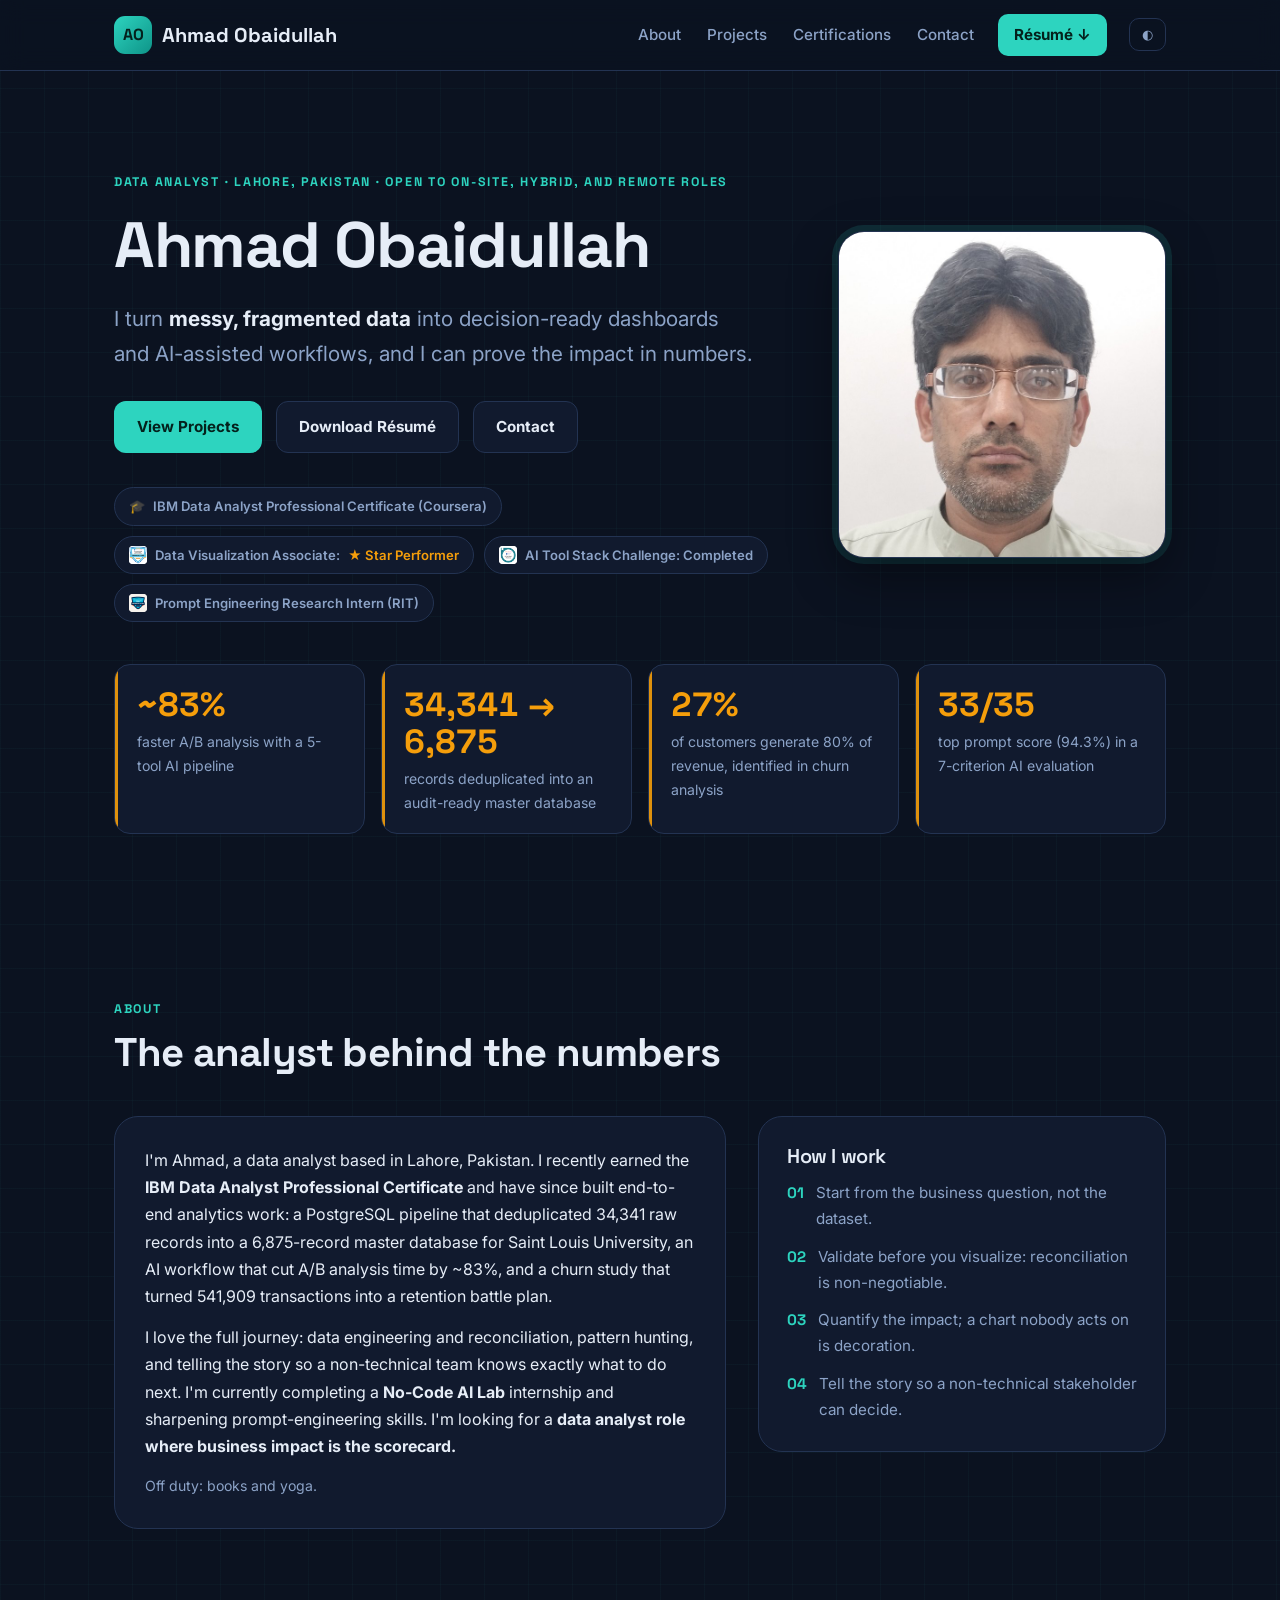
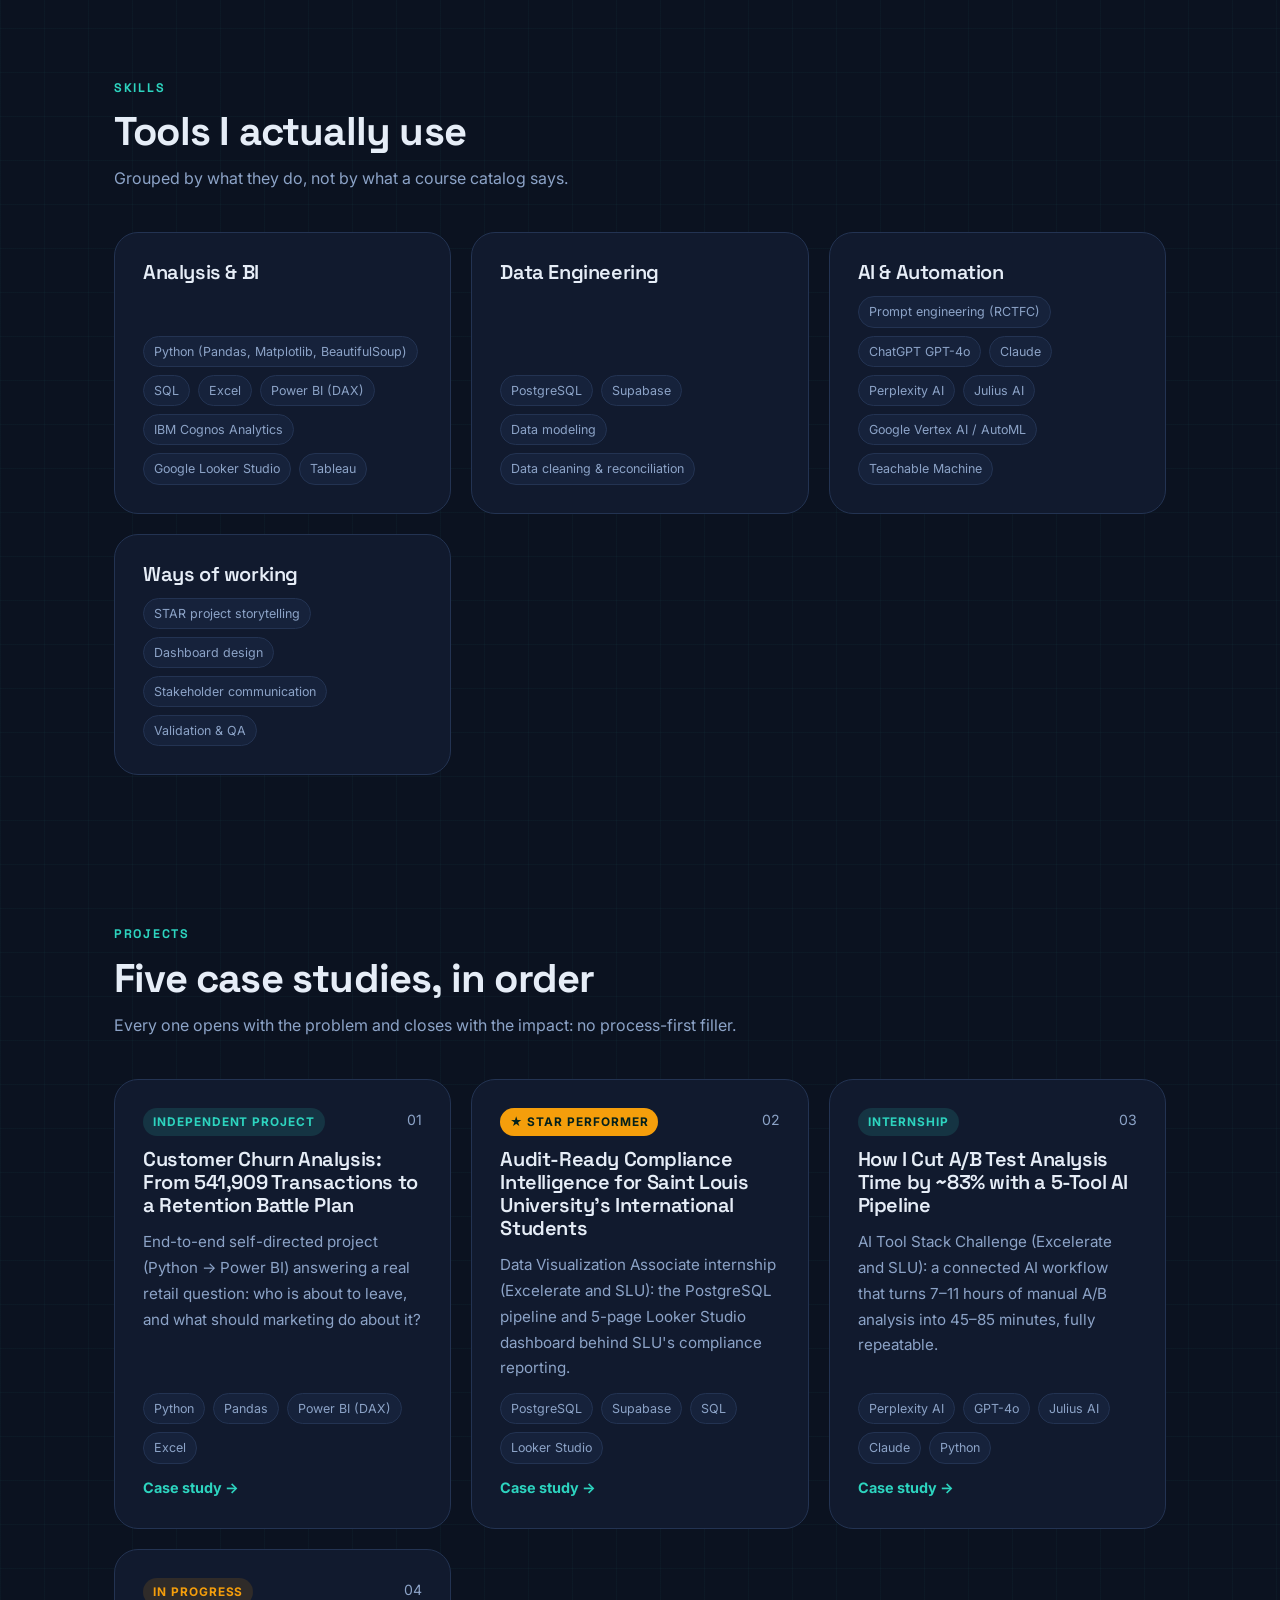
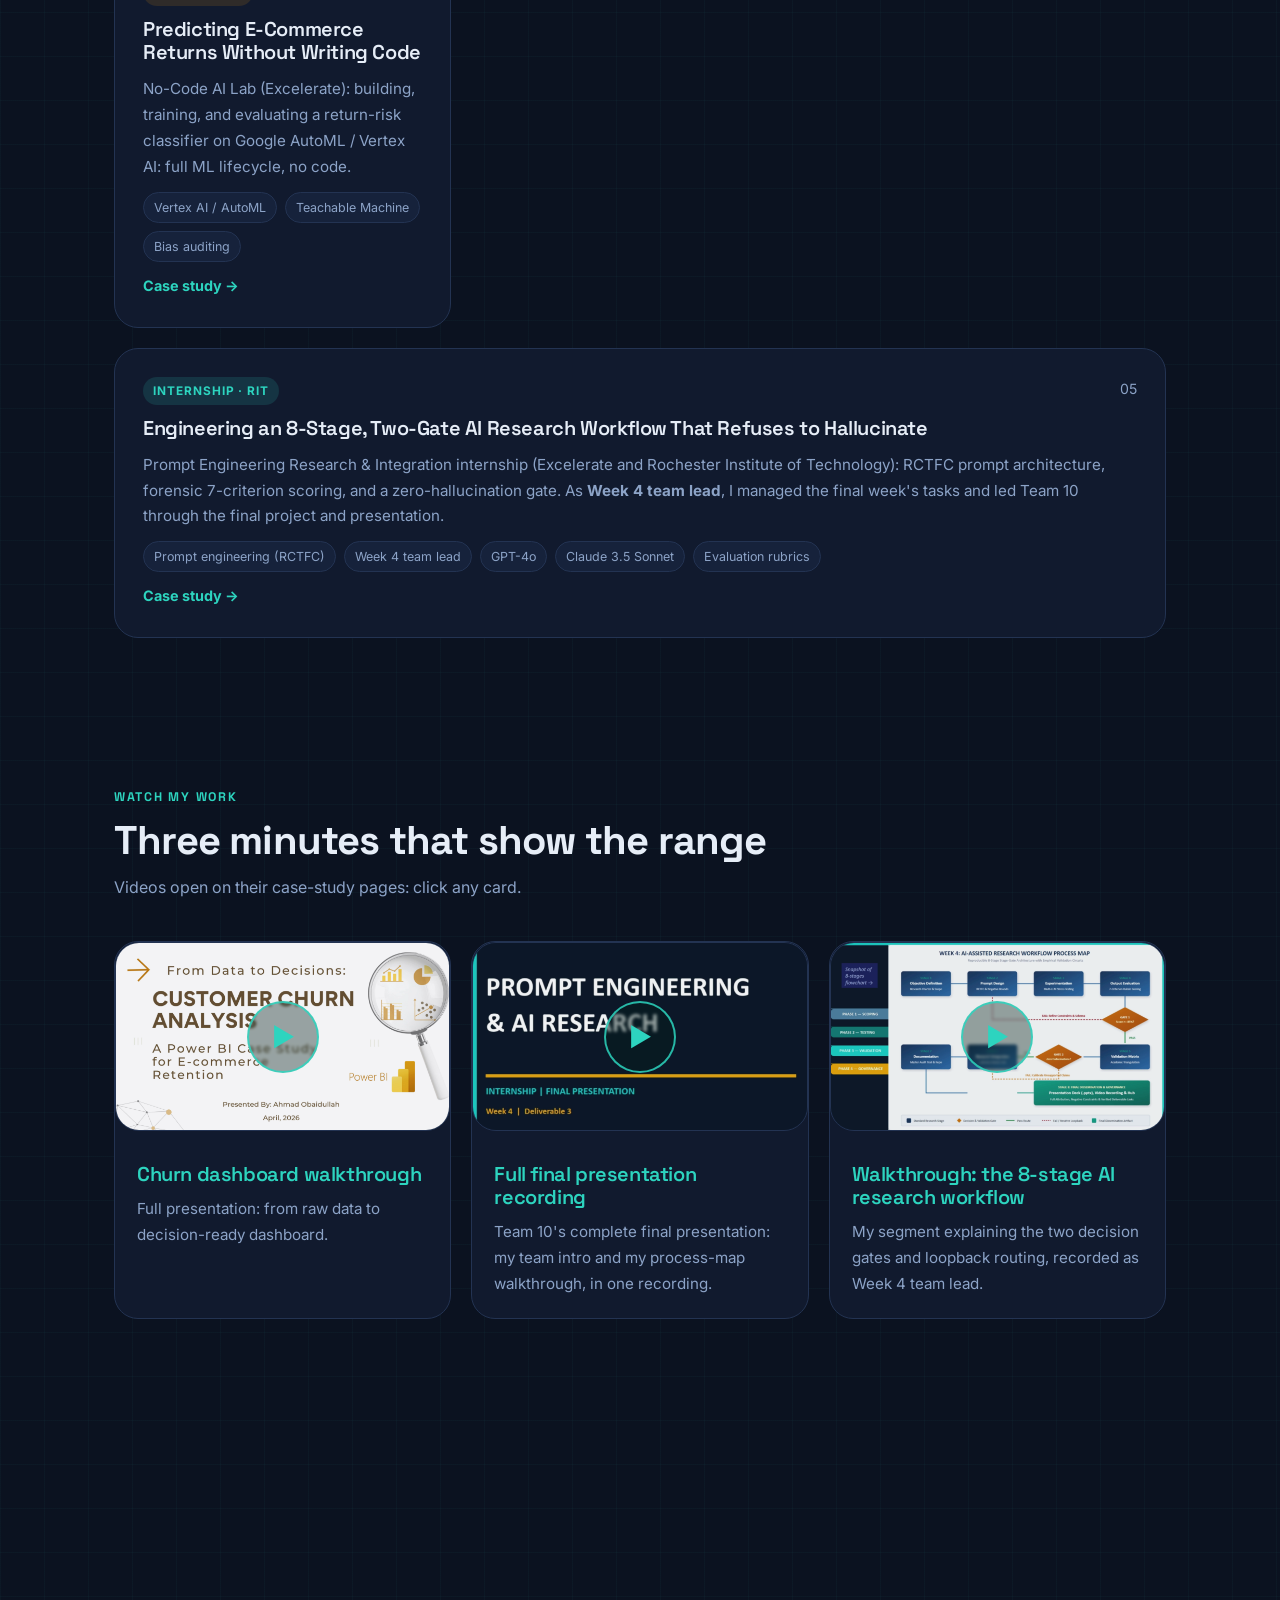
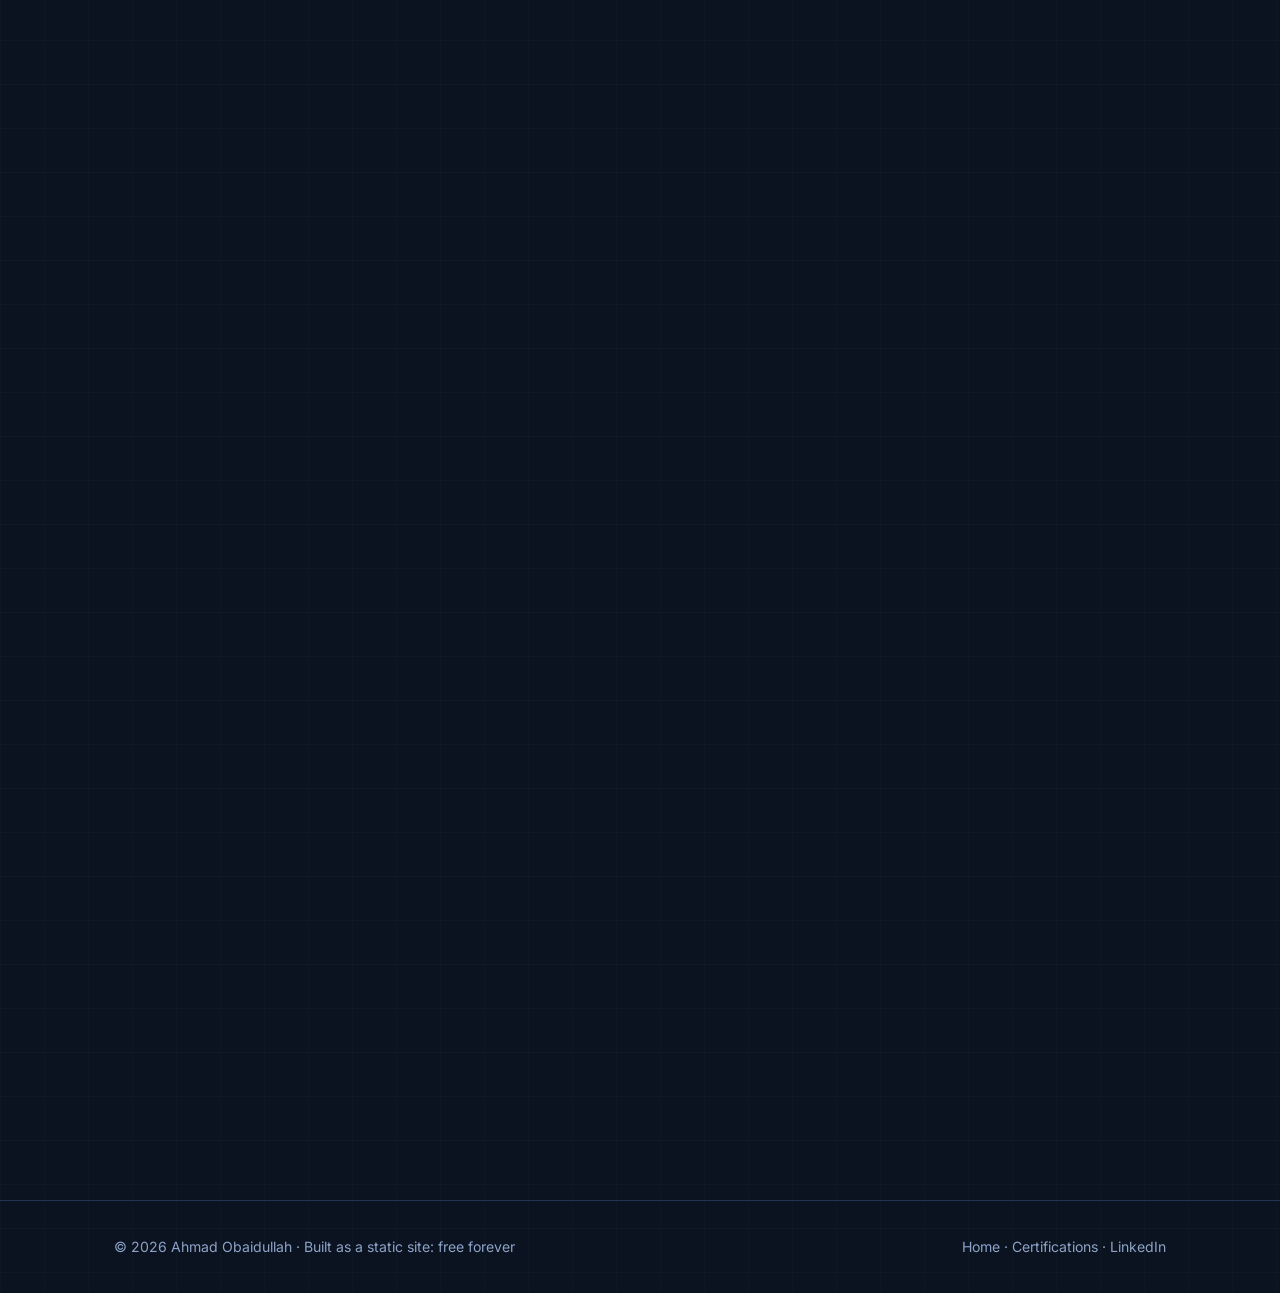
<file: index.html>
<!DOCTYPE html>
<html lang="en">
<head>
  <meta charset="UTF-8" />
  <meta name="viewport" content="width=device-width, initial-scale=1.0" />
  <title>Ahmad Obaidullah | Data Analyst Portfolio</title>
  <meta name="description" content="Portfolio of Ahmad Obaidullah, data analyst: churn analysis, audit-ready compliance pipelines, AI workflows, no-code ML and prompt engineering, with measurable business impact." />
  <meta property="og:title" content="Ahmad Obaidullah | Data Analyst Portfolio" />
  <meta property="og:description" content="I turn messy, fragmented data into decision-ready dashboards and AI-assisted workflows, and I can prove the impact in numbers. 83% faster analysis · 34,341 → 6,875 records reconciled · 27% of customers = 80% of revenue." />
  <meta property="og:type" content="website" />
  <meta property="og:image" content="assets/img/churn-video-poster.png" />
  <link rel="preconnect" href="https://fonts.googleapis.com" />
  <link rel="preconnect" href="https://fonts.gstatic.com" crossorigin />
  <link href="https://fonts.googleapis.com/css2?family=Inter:wght@400;500;600;700&family=Space+Grotesk:wght@500;600;700&display=swap" rel="stylesheet" />
  <link rel="stylesheet" href="assets/css/style.css" />
  <link rel="icon" href="data:image/svg+xml,%3Csvg xmlns='http://www.w3.org/2000/svg' viewBox='0 0 64 64'%3E%3Crect width='64' height='64' rx='14' fill='%232DD4BF'/%3E%3Ctext x='32' y='42' font-family='Arial' font-size='26' font-weight='bold' text-anchor='middle' fill='%2304211C'%3EAO%3C/text%3E%3C/svg%3E" />
  <script type="application/ld+json">
  {
    "@context": "https://schema.org",
    "@type": "Person",
    "name": "Ahmad Obaidullah",
    "jobTitle": "Data Analyst",
    "email": "mailto:ahmad.obaidullah6622@gmail.com",
    "telephone": "+92 321 7762037",
    "address": { "@type": "PostalAddress", "addressLocality": "Lahore", "addressCountry": "PK" },
    "sameAs": [
      "https://www.linkedin.com/in/ahmad-obaidullah-a5a9391bb",
      "https://x.com/AhmedObydullah7"
    ],
    "hasCredential": "IBM Data Analyst Professional Certificate (Coursera)"
  }
  </script>
</head>
<body>
  <a class="skip-link" href="#main">Skip to content</a>

  <header class="nav">
    <div class="nav-inner">
      <a class="logo" href="index.html"><span class="logo-mark">AO</span> Ahmad Obaidullah</a>
      <button class="nav-toggle" data-nav-toggle aria-label="Toggle navigation">☰</button>
      <nav class="nav-links" data-nav-links aria-label="Main">
        <a href="#about">About</a>
        <a href="#projects">Projects</a>
        <a href="certifications/index.html">Certifications</a>
        <a href="#contact">Contact</a>
        <a href="assets/docs/Ahmad_Obaidullah_Resume.pdf" class="nav-cta" target="_blank" rel="noopener">Résumé ↓</a>
        <button class="theme-btn" data-theme-toggle aria-label="Toggle light mode">◐</button>
      </nav>
    </div>
  </header>

  <main id="main">

    <!-- HERO -->
    <section class="hero">
      <div class="wrap hero-grid">
        <div class="hero-text">
          <span class="kicker reveal">Data Analyst · Lahore, Pakistan · Open to on-site, hybrid, and remote roles</span>
          <h1 class="reveal">Ahmad Obaidullah</h1>
          <p class="hero-sub reveal reveal-d1">
            I turn <strong>messy, fragmented data</strong> into decision-ready dashboards and
            AI-assisted workflows, and I can prove the impact in numbers.
          </p>
          <div class="btn-row reveal reveal-d2">
            <a class="btn btn-primary" href="#projects">View Projects</a>
            <a class="btn btn-ghost" href="assets/docs/Ahmad_Obaidullah_Resume.pdf" target="_blank" rel="noopener">Download Résumé</a>
            <a class="btn btn-ghost" href="#contact">Contact</a>
          </div>
          <div class="badge-strip reveal reveal-d3">
            <span class="pill"><span>🎓</span> IBM Data Analyst Professional Certificate (Coursera)</span>
            <span class="pill"><img src="assets/img/badge-slu-star-performer.png" alt="" /> Data Visualization Associate: <span class="star">★ Star Performer</span></span>
            <span class="pill"><img src="assets/img/badge-ai-tool-stack.png" alt="" /> AI Tool Stack Challenge: Completed</span>
            <span class="pill"><img src="assets/img/badge-prompt-engineering.png" alt="" /> Prompt Engineering Research Intern (RIT)</span>
          </div>
        </div>
        <aside class="hero-photo reveal reveal-d2">
          <img src="assets/img/profile.jpg" alt="Portrait of Ahmad Obaidullah" width="720" height="720" />
        </aside>
      </div>
      <div class="wrap">
        <div class="stat-strip">
          <div class="stat reveal"><div class="num" data-count="83" data-prefix="~" data-suffix="%">0%</div><div class="lbl">faster A/B analysis with a 5-tool AI pipeline</div></div>
          <div class="stat reveal reveal-d1"><div class="num">34,341 → 6,875</div><div class="lbl">records deduplicated into an audit-ready master database</div></div>
          <div class="stat reveal reveal-d2"><div class="num" data-count="27" data-suffix="%">0%</div><div class="lbl">of customers generate 80% of revenue, identified in churn analysis</div></div>
          <div class="stat reveal reveal-d3"><div class="num" data-count="33" data-suffix="/35">0</div><div class="lbl">top prompt score (94.3%) in a 7-criterion AI evaluation</div></div>
        </div>
      </div>
    </section>

    <!-- ABOUT -->
    <section class="section" id="about">
      <div class="wrap">
        <div class="section-head reveal">
          <span class="kicker">About</span>
          <h2>The analyst behind the numbers</h2>
        </div>
        <div class="about-grid">
          <div class="about-card reveal">
            <p>I'm Ahmad, a data analyst based in Lahore, Pakistan. I recently earned the <strong>IBM Data Analyst Professional Certificate</strong> and have since built end-to-end analytics work: a PostgreSQL pipeline that deduplicated 34,341 raw records into a 6,875-record master database for Saint Louis University, an AI workflow that cut A/B analysis time by ~83%, and a churn study that turned 541,909 transactions into a retention battle plan.</p>
            <p>I love the full journey: data engineering and reconciliation, pattern hunting, and telling the story so a non-technical team knows exactly what to do next. I'm currently completing a <strong>No-Code AI Lab</strong> internship and sharpening prompt-engineering skills. I'm looking for a <strong>data analyst role where business impact is the scorecard.</strong></p>
            <p class="muted small">Off duty: books and yoga.</p>
          </div>
          <div class="card reveal reveal-d1">
            <h3>How I work</h3>
            <ul class="fact-list">
              <li><span class="ico">01</span><span>Start from the business question, not the dataset.</span></li>
              <li><span class="ico">02</span><span>Validate before you visualize: reconciliation is non-negotiable.</span></li>
              <li><span class="ico">03</span><span>Quantify the impact; a chart nobody acts on is decoration.</span></li>
              <li><span class="ico">04</span><span>Tell the story so a non-technical stakeholder can decide.</span></li>
            </ul>
          </div>
        </div>
      </div>
    </section>

    <!-- SKILLS -->
    <section class="section-tight">
      <div class="wrap">
        <div class="section-head reveal">
          <span class="kicker">Skills</span>
          <h2>Tools I actually use</h2>
          <p>Grouped by what they do, not by what a course catalog says.</p>
        </div>
        <div class="grid grid-2">
          <div class="card reveal"><h3>Analysis &amp; BI</h3><div class="chips"><span class="chip">Python (Pandas, Matplotlib, BeautifulSoup)</span><span class="chip">SQL</span><span class="chip">Excel</span><span class="chip">Power BI (DAX)</span><span class="chip">IBM Cognos Analytics</span><span class="chip">Google Looker Studio</span><span class="chip">Tableau</span></div></div>
          <div class="card reveal reveal-d1"><h3>Data Engineering</h3><div class="chips"><span class="chip">PostgreSQL</span><span class="chip">Supabase</span><span class="chip">Data modeling</span><span class="chip">Data cleaning &amp; reconciliation</span></div></div>
          <div class="card reveal"><h3>AI &amp; Automation</h3><div class="chips"><span class="chip">Prompt engineering (RCTFC)</span><span class="chip">ChatGPT GPT-4o</span><span class="chip">Claude</span><span class="chip">Perplexity AI</span><span class="chip">Julius AI</span><span class="chip">Google Vertex AI / AutoML</span><span class="chip">Teachable Machine</span></div></div>
          <div class="card reveal reveal-d1"><h3>Ways of working</h3><div class="chips"><span class="chip">STAR project storytelling</span><span class="chip">Dashboard design</span><span class="chip">Stakeholder communication</span><span class="chip">Validation &amp; QA</span></div></div>
        </div>
      </div>
    </section>

    <!-- PROJECTS -->
    <section class="section" id="projects">
      <div class="wrap">
        <div class="section-head reveal">
          <span class="kicker">Projects</span>
          <h2>Five case studies, in order</h2>
          <p>Every one opens with the problem and closes with the impact: no process-first filler.</p>
        </div>
        <div class="grid grid-2">

          <article class="card reveal">
            <div class="card-top"><span class="tag">Independent project</span><span class="muted small">01</span></div>
            <h3><a href="projects/churn-analysis/index.html">Customer Churn Analysis: From 541,909 Transactions to a Retention Battle Plan</a></h3>
            <p>End-to-end self-directed project (Python → Power BI) answering a real retail question: who is about to leave, and what should marketing do about it?</p>
            <div class="chips"><span class="chip">Python</span><span class="chip">Pandas</span><span class="chip">Power BI (DAX)</span><span class="chip">Excel</span></div>
            <a class="case-link" href="projects/churn-analysis/index.html">Case study →</a>
          </article>

          <article class="card reveal reveal-d1">
            <div class="card-top"><span class="tag win">★ Star Performer</span><span class="muted small">02</span></div>
            <h3><a href="projects/slu-compliance/index.html">Audit-Ready Compliance Intelligence for Saint Louis University's International Students</a></h3>
            <p>Data Visualization Associate internship (Excelerate and SLU): the PostgreSQL pipeline and 5-page Looker Studio dashboard behind SLU's compliance reporting.</p>
            <div class="chips"><span class="chip">PostgreSQL</span><span class="chip">Supabase</span><span class="chip">SQL</span><span class="chip">Looker Studio</span></div>
            <a class="case-link" href="projects/slu-compliance/index.html">Case study →</a>
          </article>

          <article class="card reveal">
            <div class="card-top"><span class="tag">Internship</span><span class="muted small">03</span></div>
            <h3><a href="projects/ai-tool-stack/index.html">How I Cut A/B Test Analysis Time by ~83% with a 5-Tool AI Pipeline</a></h3>
            <p>AI Tool Stack Challenge (Excelerate and SLU): a connected AI workflow that turns 7–11 hours of manual A/B analysis into 45–85 minutes, fully repeatable.</p>
            <div class="chips"><span class="chip">Perplexity AI</span><span class="chip">GPT-4o</span><span class="chip">Julius AI</span><span class="chip">Claude</span><span class="chip">Python</span></div>
            <a class="case-link" href="projects/ai-tool-stack/index.html">Case study →</a>
          </article>

          <article class="card reveal reveal-d1">
            <div class="card-top"><span class="tag inprogress">In progress</span><span class="muted small">04</span></div>
            <h3><a href="projects/no-code-ai-lab/index.html">Predicting E-Commerce Returns Without Writing Code</a></h3>
            <p>No-Code AI Lab (Excelerate): building, training, and evaluating a return-risk classifier on Google AutoML / Vertex AI: full ML lifecycle, no code.</p>
            <div class="chips"><span class="chip">Vertex AI / AutoML</span><span class="chip">Teachable Machine</span><span class="chip">Bias auditing</span></div>
            <a class="case-link" href="projects/no-code-ai-lab/index.html">Case study →</a>
          </article>

          <article class="card reveal" style="grid-column: 1 / -1;">
            <div class="card-top"><span class="tag">Internship · RIT</span><span class="muted small">05</span></div>
            <h3><a href="projects/prompt-engineering/index.html">Engineering an 8-Stage, Two-Gate AI Research Workflow That Refuses to Hallucinate</a></h3>
            <p>Prompt Engineering Research &amp; Integration internship (Excelerate and Rochester Institute of Technology): RCTFC prompt architecture, forensic 7-criterion scoring, and a zero-hallucination gate. As <strong>Week 4 team lead</strong>, I managed the final week's tasks and led Team 10 through the final project and presentation.</p>
            <div class="chips"><span class="chip">Prompt engineering (RCTFC)</span><span class="chip">Week 4 team lead</span><span class="chip">GPT-4o</span><span class="chip">Claude 3.5 Sonnet</span><span class="chip">Evaluation rubrics</span></div>
            <a class="case-link" href="projects/prompt-engineering/index.html">Case study →</a>
          </article>

        </div>
      </div>
    </section>

    <!-- WATCH MY WORK -->
    <section class="section-tight">
      <div class="wrap">
        <div class="section-head reveal">
          <span class="kicker">Watch my work</span>
          <h2>Three minutes that show the range</h2>
          <p>Videos open on their case-study pages: click any card.</p>
        </div>
        <div class="grid grid-3">
          <a class="card watch-card reveal" href="projects/churn-analysis/index.html">
            <div class="video-facade" style="cursor: pointer;">
              <img src="assets/img/churn-video-poster.png" alt="Churn dashboard walkthrough video thumbnail" />
              <span class="play-btn">▶</span>
            </div>
            <div class="vc-body"><h3>Churn dashboard walkthrough</h3><p class="muted small">Full presentation: from raw data to decision-ready dashboard.</p></div>
          </a>
          <a class="card watch-card reveal reveal-d1" href="projects/prompt-engineering/index.html">
            <div class="video-facade" style="cursor: pointer;">
              <img src="assets/img/pe-final-presentation-thumb.png" alt="Prompt Engineering final presentation video thumbnail" />
              <span class="play-btn">▶</span>
            </div>
            <div class="vc-body"><h3>Full final presentation recording</h3><p class="muted small">Team 10's complete final presentation: my team intro and my process-map walkthrough, in one recording.</p></div>
          </a>
          <a class="card watch-card reveal reveal-d2" href="projects/prompt-engineering/index.html">
            <div class="video-facade" style="cursor: pointer;">
              <img src="assets/img/pe-process-map-thumb.png" alt="AI-Assisted Research Workflow Process Map video thumbnail" />
              <span class="play-btn">▶</span>
            </div>
            <div class="vc-body"><h3>Walkthrough: the 8-stage AI research workflow</h3><p class="muted small">My segment explaining the two decision gates and loopback routing, recorded as Week 4 team lead.</p></div>
          </a>
        </div>
      </div>
    </section>

    <!-- CERTIFICATIONS -->
    <section class="section-tight">
      <div class="wrap">
        <div class="section-head reveal">
          <span class="kicker">Certifications &amp; badges</span>
          <h2>Credentials you can verify in one click</h2>
        </div>
        <div class="grid grid-3">
          <div class="badge-card badge-featured reveal">
            <img src="assets/img/coursera-ibm-logo.png" alt="Coursera Professional Certificate seal for the IBM Data Analyst program" />
            <span class="tag">Featured</span>
            <h3>IBM Data Analyst Professional Certificate</h3>
            <p class="muted small">11-course professional certificate: analytics foundations, Excel, Cognos, Python, SQL, capstone.</p>
            <div class="btn-row">
              <a class="btn btn-ghost btn-sm" href="https://coursera.org/verify/professional-cert/IW4XUKBP9WA4" target="_blank" rel="noopener">Verify</a>
              <a class="btn btn-ghost btn-sm" href="certifications/index.html">All 11 courses →</a>
            </div>
          </div>
          <div class="badge-card reveal reveal-d1">
            <img src="assets/img/badge-slu-star-performer.png" alt="" />
            <h3>Data Visualization Associate: Star Performer</h3>
            <p class="date">Saint Louis University · Awarded 15 Jun 2026</p>
            <a class="btn btn-ghost btn-sm" href="https://experience.4excelerate.org/verifications/certificate/b04080c0b01020e0-0a00010b0-0406090e0-190f3151G-16Hc1e99A807Df17G6TaZ60e6/Obaidullah" target="_blank" rel="noopener">Verify credential</a>
          </div>
          <div class="badge-card reveal reveal-d2">
            <img src="assets/img/badge-ai-tool-stack.png" alt="" />
            <h3>AI Tool Stack Challenge: Completed</h3>
            <p class="date">Saint Louis University · Awarded 25 Jun 2026</p>
            <a class="btn btn-ghost btn-sm" href="https://experience.4excelerate.org/verifications/certificate/b04080c0b01020e0-0a00010b0-0406090e0-190fK1C1Y-T6EcGe59C8N7VfB7Z69a46Se9/Obaidullah" target="_blank" rel="noopener">Verify credential</a>
          </div>
          <div class="badge-card reveal">
            <img src="assets/img/badge-prompt-engineering.png" alt="" />
            <h3>Prompt Engineering Research &amp; Integration: Completed</h3>
            <p class="date">Rochester Institute of Technology · Awarded 8 Oct 2026</p>
            <a class="btn btn-ghost btn-sm" href="https://experience.4excelerate.org/verifications/certificate/b04080c0b01020e0-0a00010b0-0406090e0-190fK1214-Q6KcAe69K8M74fW7Z6BaZ63eE/Obaidullah" target="_blank" rel="noopener">Verify credential</a>
          </div>
        </div>
      </div>
    </section>

    <!-- CONTACT -->
    <section class="section" id="contact">
      <div class="wrap">
        <div class="section-head reveal">
          <span class="kicker">Contact</span>
          <h2>Let's talk about your data problem</h2>
          <p>Open to data analyst and AI-augmented analytics roles: on-site, hybrid, or remote.</p>
        </div>
        <div class="contact-grid">
          <div class="contact-item reveal"><span class="lbl">Email</span><span class="val">ahmad.obaidullah6622@gmail.com</span><div class="btn-row mt-8"><button class="btn btn-ghost btn-sm" data-copy="ahmad.obaidullah6622@gmail.com">Copy email</button></div></div>
          <div class="contact-item reveal reveal-d1"><span class="lbl">LinkedIn</span><span class="val">Ahmad Obaidullah</span><a href="https://www.linkedin.com/in/ahmad-obaidullah-a5a9391bb" target="_blank" rel="noopener">Open profile →</a></div>
          <div class="contact-item reveal reveal-d2"><span class="lbl">X (Twitter)</span><span class="val">@AhmedObydullah7</span><a href="https://x.com/AhmedObydullah7" target="_blank" rel="noopener">Open profile →</a></div>
          <div class="contact-item reveal reveal-d3"><span class="lbl">Phone / Location</span><span class="val">+92 321 7762037</span><span class="muted small">Lahore, Pakistan</span></div>
        </div>
      </div>
    </section>

  </main>

  <footer class="footer">
    <div class="wrap footer-inner">
      <span>© <span data-year>2026</span> Ahmad Obaidullah · Built as a static site: free forever</span>
      <span><a href="index.html">Home</a> · <a href="certifications/index.html">Certifications</a> · <a href="https://www.linkedin.com/in/ahmad-obaidullah-a5a9391bb" target="_blank" rel="noopener">LinkedIn</a></span>
    </div>
  </footer>

  <script src="assets/js/main.js"></script>
</body>
</html>
</file>
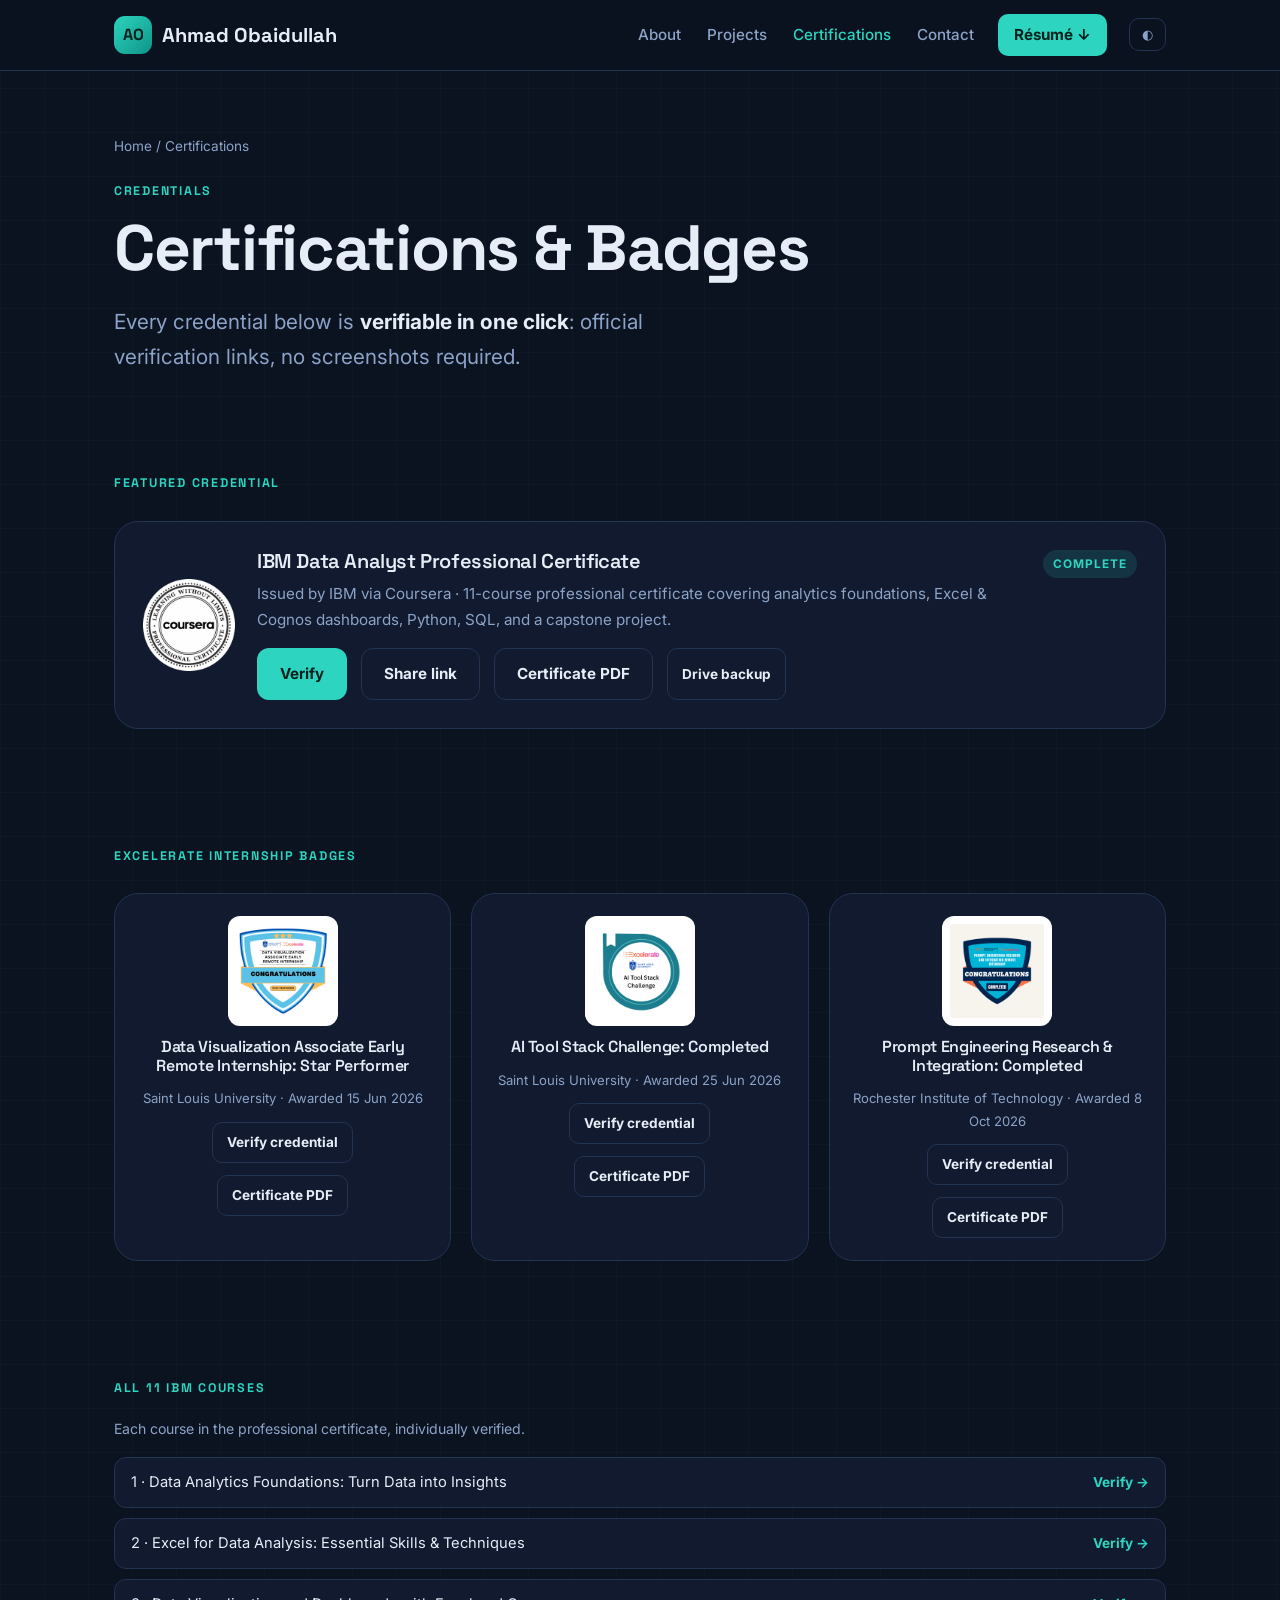
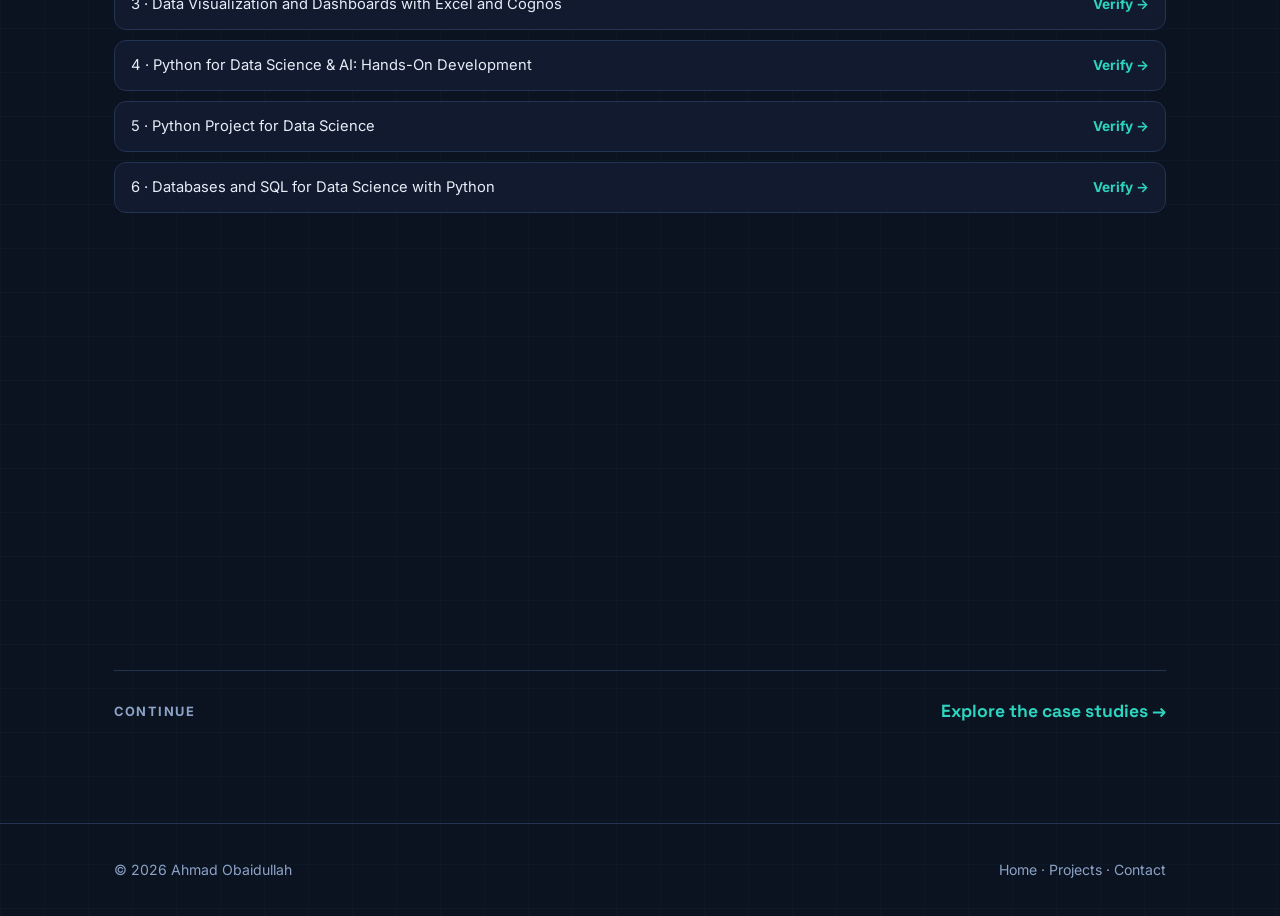
<file: certifications/index.html>
<!DOCTYPE html>
<html lang="en">
<head>
  <meta charset="UTF-8" />
  <meta name="viewport" content="width=device-width, initial-scale=1.0" />
  <title>Certifications &amp; Badges | Ahmad Obaidullah, Data Analyst</title>
  <meta name="description" content="Verified credentials: IBM Data Analyst Professional Certificate (complete + all 11 courses), Excelerate internships with Saint Louis University and Rochester Institute of Technology." />
  <meta property="og:title" content="Certifications & Badges | Ahmad Obaidullah" />
  <meta property="og:image" content="../assets/img/badge-slu-star-performer.png" />
  <link rel="preconnect" href="https://fonts.googleapis.com" />
  <link rel="preconnect" href="https://fonts.gstatic.com" crossorigin />
  <link href="https://fonts.googleapis.com/css2?family=Inter:wght@400;500;600;700&family=Space+Grotesk:wght@500;600;700&display=swap" rel="stylesheet" />
  <link rel="stylesheet" href="../assets/css/style.css" />
</head>
<body>
  <a class="skip-link" href="#main">Skip to content</a>

  <header class="nav">
    <div class="nav-inner">
      <a class="logo" href="../index.html"><span class="logo-mark">AO</span> Ahmad Obaidullah</a>
      <button class="nav-toggle" data-nav-toggle aria-label="Toggle navigation">☰</button>
      <nav class="nav-links" data-nav-links aria-label="Main">
        <a href="../index.html#about">About</a>
        <a href="../index.html#projects">Projects</a>
        <a href="index.html" class="active">Certifications</a>
        <a href="../index.html#contact">Contact</a>
        <a href="../assets/docs/Ahmad_Obaidullah_Resume.pdf" class="nav-cta" target="_blank" rel="noopener">Résumé ↓</a>
        <button class="theme-btn" data-theme-toggle aria-label="Toggle light mode">◐</button>
      </nav>
    </div>
  </header>

  <main id="main">
    <section class="page-hero">
      <div class="wrap">
        <p class="crumbs"><a href="../index.html">Home</a> / Certifications</p>
        <span class="kicker">Credentials</span>
        <h1>Certifications &amp; Badges</h1>
        <p class="hero-sub">Every credential below is <strong>verifiable in one click</strong>: official verification links, no screenshots required.</p>
      </div>
    </section>

    <section class="section-tight">
      <div class="wrap">
        <span class="kicker">Featured credential</span>
        <div class="card mt-16 reveal cert-featured">
          <img class="cert-seal" src="../assets/img/coursera-ibm-logo.png" alt="Coursera Professional Certificate seal for the IBM Data Analyst program" />
          <div class="cert-featured-body">
          <div class="card-top">
            <div>
              <h3>IBM Data Analyst Professional Certificate</h3>
              <p class="muted small mt-8">Issued by IBM via Coursera · 11-course professional certificate covering analytics foundations, Excel &amp; Cognos dashboards, Python, SQL, and a capstone project.</p>
            </div>
            <span class="tag">Complete</span>
          </div>
          <div class="btn-row mt-16">
            <a class="btn btn-primary" href="https://coursera.org/verify/professional-cert/IW4XUKBP9WA4" target="_blank" rel="noopener">Verify</a>
            <a class="btn btn-ghost" href="https://coursera.org/share/3d30b8b3df9e68967e2d246af3901e17" target="_blank" rel="noopener">Share link</a>
            <a class="btn btn-ghost" href="../assets/docs/ibm-data-analyst-certificate.pdf" target="_blank" rel="noopener">Certificate PDF</a>
            <a class="btn btn-ghost btn-sm" href="https://drive.google.com/file/d/1_wvwkuQJ5tC59gCrVjG3_QIMngrmC__W/view?usp=sharing" target="_blank" rel="noopener">Drive backup</a>
          </div>
          </div>
        </div>
      </div>
    </section>

    <section class="section-tight">
      <div class="wrap">
        <span class="kicker">Excelerate internship badges</span>
        <div class="grid grid-3 mt-16">
          <div class="badge-card reveal">
            <img src="../assets/img/badge-slu-star-performer.png" alt="Data Visualization Associate Early Remote Internship Star Performer badge" />
            <h3>Data Visualization Associate Early Remote Internship: Star Performer</h3>
            <p class="date">Saint Louis University · Awarded 15 Jun 2026</p>
            <a class="btn btn-ghost btn-sm" href="https://experience.4excelerate.org/verifications/certificate/b04080c0b01020e0-0a00010b0-0406090e0-190f3151G-16Hc1e99A807Df17G6TaZ60e6/Obaidullah" target="_blank" rel="noopener">Verify credential</a>
            <a class="btn btn-ghost btn-sm" href="../assets/docs/slu-data-viz-certificate.pdf" target="_blank" rel="noopener">Certificate PDF</a>
          </div>
          <div class="badge-card reveal reveal-d1">
            <img src="../assets/img/badge-ai-tool-stack.png" alt="AI Tool Stack Challenge Completed badge" />
            <h3>AI Tool Stack Challenge: Completed</h3>
            <p class="date">Saint Louis University · Awarded 25 Jun 2026</p>
            <a class="btn btn-ghost btn-sm" href="https://experience.4excelerate.org/verifications/certificate/b04080c0b01020e0-0a00010b0-0406090e0-190fK1C1Y-T6EcGe59C8N7VfB7Z69a46Se9/Obaidullah" target="_blank" rel="noopener">Verify credential</a>
            <a class="btn btn-ghost btn-sm" href="../assets/docs/ai-tool-stack-certificate.pdf" target="_blank" rel="noopener">Certificate PDF</a>
          </div>
          <div class="badge-card reveal reveal-d2">
            <img src="../assets/img/badge-prompt-engineering.png" alt="Prompt Engineering Research and Integration Remote Internship Completed badge" />
            <h3>Prompt Engineering Research &amp; Integration: Completed</h3>
            <p class="date">Rochester Institute of Technology · Awarded 8 Oct 2026</p>
            <a class="btn btn-ghost btn-sm" href="https://experience.4excelerate.org/verifications/certificate/b04080c0b01020e0-0a00010b0-0406090e0-190fK1214-Q6KcAe69K8M74fW7Z6BaZ63eE/Obaidullah" target="_blank" rel="noopener">Verify credential</a>
            <a class="btn btn-ghost btn-sm" href="../assets/docs/prompt-engineering-certificate.pdf" target="_blank" rel="noopener">Certificate PDF</a>
          </div>
        </div>
      </div>
    </section>

    <section class="section-tight">
      <div class="wrap">
        <span class="kicker">All 11 IBM courses</span>
        <p class="muted small mt-8">Each course in the professional certificate, individually verified.</p>
        <div class="cert-list mt-16">
          <div class="cert-row reveal"><span>1 · Data Analytics Foundations: Turn Data into Insights</span><a href="https://coursera.org/verify/0XMWUFLBBHER" target="_blank" rel="noopener">Verify →</a></div>
          <div class="cert-row reveal"><span>2 · Excel for Data Analysis: Essential Skills &amp; Techniques</span><a href="https://coursera.org/verify/11HLCJFF5S31" target="_blank" rel="noopener">Verify →</a></div>
          <div class="cert-row reveal"><span>3 · Data Visualization and Dashboards with Excel and Cognos</span><a href="https://coursera.org/verify/18FZGVEPWJ0I" target="_blank" rel="noopener">Verify →</a></div>
          <div class="cert-row reveal"><span>4 · Python for Data Science &amp; AI: Hands-On Development</span><a href="https://coursera.org/verify/5DOMAF00VYQB" target="_blank" rel="noopener">Verify →</a></div>
          <div class="cert-row reveal"><span>5 · Python Project for Data Science</span><a href="https://coursera.org/verify/093I3029TXFS" target="_blank" rel="noopener">Verify →</a></div>
          <div class="cert-row reveal"><span>6 · Databases and SQL for Data Science with Python</span><a href="https://coursera.org/verify/VKKM8G3XQOVZ" target="_blank" rel="noopener">Verify →</a></div>
          <div class="cert-row reveal"><span>7 · Data Analysis with Python: From Raw Data to Insights</span><a href="https://coursera.org/verify/R4491PH2GHD9" target="_blank" rel="noopener">Verify →</a></div>
          <div class="cert-row reveal"><span>8 · Data Visualization with Python: Hands-On Projects</span><a href="https://coursera.org/verify/GKT6BPZT530K" target="_blank" rel="noopener">Verify →</a></div>
          <div class="cert-row reveal"><span>9 · IBM Data Analyst Capstone Project</span><a href="https://coursera.org/verify/R7L0ELULTZFS" target="_blank" rel="noopener">Verify →</a></div>
          <div class="cert-row reveal"><span>10 · Generative AI: Enhance Your Data Analytics Career</span><a href="https://coursera.org/verify/GPUFRUTYVJCK" target="_blank" rel="noopener">Verify →</a></div>
          <div class="cert-row reveal"><span>11 · Data Analyst Career Guide and Interview Preparation</span><a href="https://coursera.org/verify/9PM5VZXHVCEK" target="_blank" rel="noopener">Verify →</a></div>
        </div>
      </div>
    </section>

    <section class="section-tight">
      <div class="wrap">
        <div class="next-cs">
          <span class="lbl">Continue</span>
          <a href="../index.html#projects">Explore the case studies →</a>
        </div>
      </div>
    </section>
  </main>

  <footer class="footer">
    <div class="wrap footer-inner">
      <span>© <span data-year>2026</span> Ahmad Obaidullah</span>
      <span><a href="../index.html">Home</a> · <a href="../index.html#projects">Projects</a> · <a href="../index.html#contact">Contact</a></span>
    </div>
  </footer>
  <script src="../assets/js/main.js"></script>
</body>
</html>
</file>
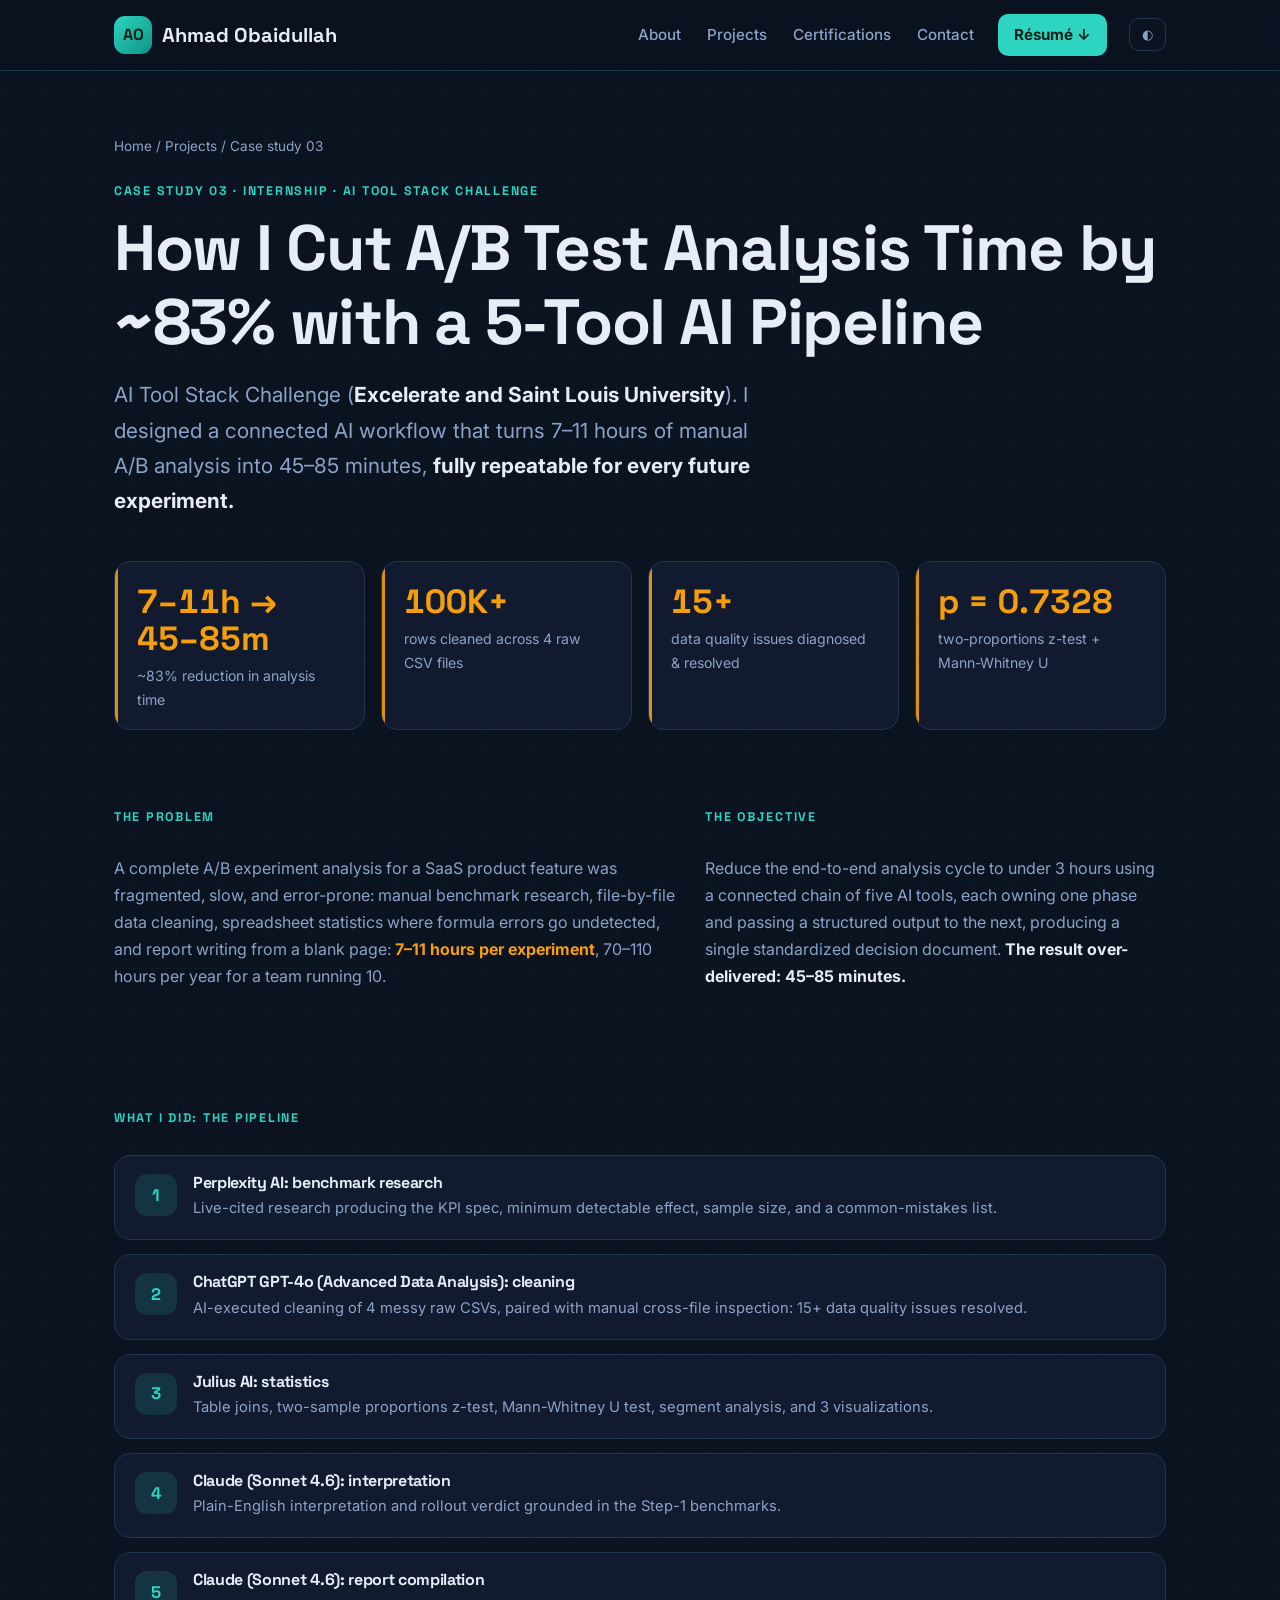
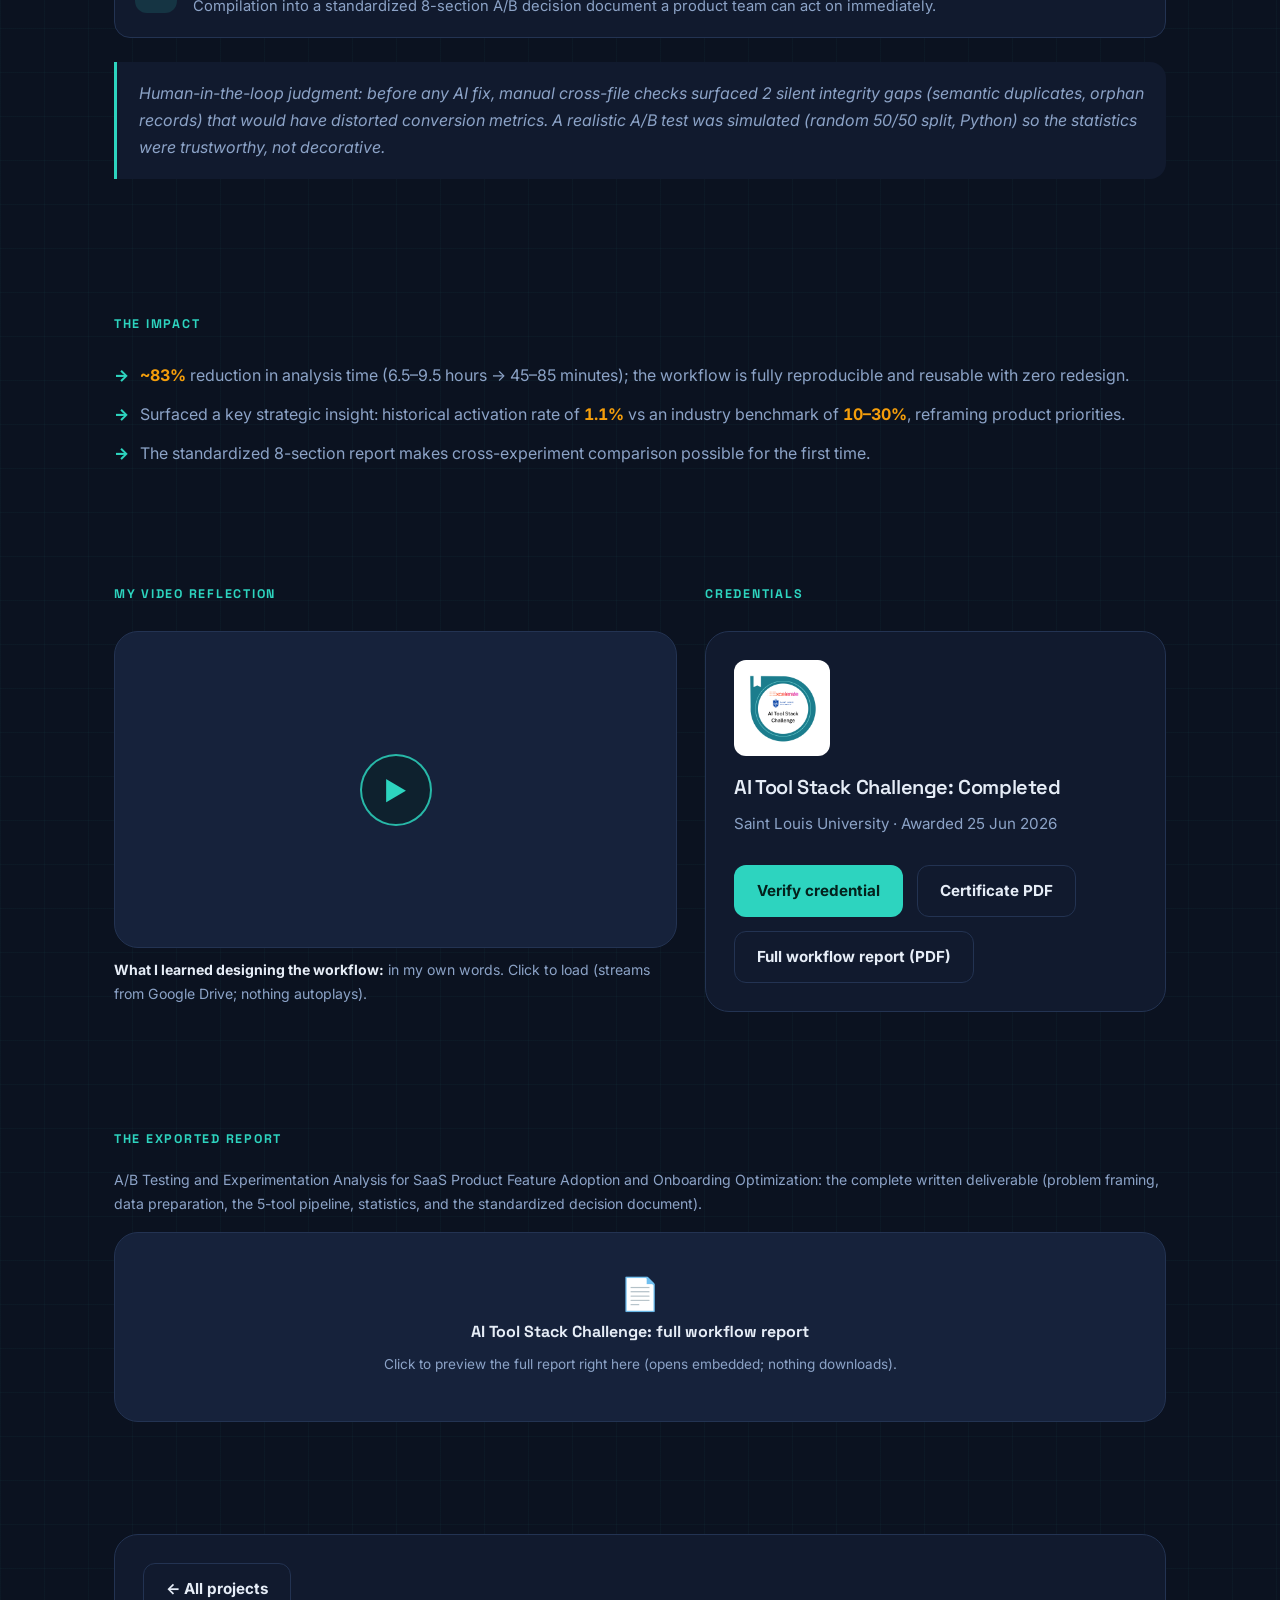
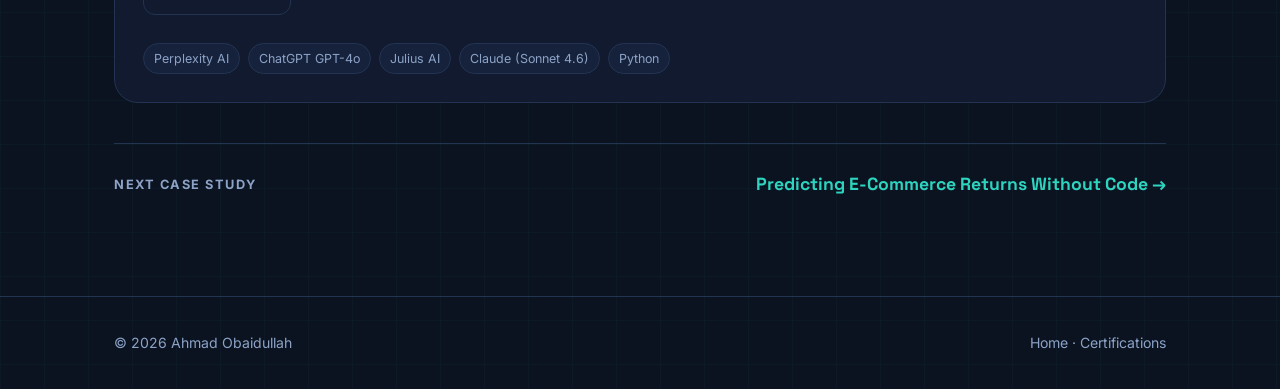
<file: projects/ai-tool-stack/index.html>
<!DOCTYPE html>
<html lang="en">
<head>
  <meta charset="UTF-8" />
  <meta name="viewport" content="width=device-width, initial-scale=1.0" />
  <title>AI Tool Stack Challenge | Ahmad Obaidullah, Data Analyst</title>
  <meta name="description" content="AI Tool Stack Challenge (Excelerate and SLU): a 5-tool connected AI workflow that cuts A/B experiment analysis from 7–11 hours to 45–85 minutes: ~83% faster, fully repeatable." />
  <meta property="og:title" content="How I Cut A/B Test Analysis Time by ~83% with a 5-Tool AI Pipeline" />
  <meta property="og:image" content="../../assets/img/badge-ai-tool-stack.png" />
  <link rel="preconnect" href="https://fonts.googleapis.com" />
  <link rel="preconnect" href="https://fonts.gstatic.com" crossorigin />
  <link href="https://fonts.googleapis.com/css2?family=Inter:wght@400;500;600;700&family=Space+Grotesk:wght@500;600;700&display=swap" rel="stylesheet" />
  <link rel="stylesheet" href="../../assets/css/style.css" />
</head>
<body>
  <a class="skip-link" href="#main">Skip to content</a>

  <header class="nav">
    <div class="nav-inner">
      <a class="logo" href="../../index.html"><span class="logo-mark">AO</span> Ahmad Obaidullah</a>
      <button class="nav-toggle" data-nav-toggle aria-label="Toggle navigation">☰</button>
      <nav class="nav-links" data-nav-links aria-label="Main">
        <a href="../../index.html#about">About</a>
        <a href="../../index.html#projects">Projects</a>
        <a href="../../certifications/index.html">Certifications</a>
        <a href="../../index.html#contact">Contact</a>
        <a href="../../assets/docs/Ahmad_Obaidullah_Resume.pdf" class="nav-cta" target="_blank" rel="noopener">Résumé ↓</a>
        <button class="theme-btn" data-theme-toggle aria-label="Toggle light mode">◐</button>
      </nav>
    </div>
  </header>

  <main id="main">
    <section class="page-hero">
      <div class="wrap">
        <p class="crumbs"><a href="../../index.html">Home</a> / <a href="../../index.html#projects">Projects</a> / Case study 03</p>
        <span class="kicker">Case study 03 · Internship · AI Tool Stack Challenge</span>
        <h1>How I Cut A/B Test Analysis Time by ~83% with a 5-Tool AI Pipeline</h1>
        <p class="hero-sub">AI Tool Stack Challenge (<strong>Excelerate and Saint Louis University</strong>). I designed a connected AI workflow that turns 7–11 hours of manual A/B analysis into 45–85 minutes, <strong>fully repeatable for every future experiment.</strong></p>
        <div class="stat-strip">
          <div class="stat reveal"><div class="num">7–11h → 45–85m</div><div class="lbl">~83% reduction in analysis time</div></div>
          <div class="stat reveal reveal-d1"><div class="num" data-count="100" data-prefix="" data-suffix="K+">0</div><div class="lbl">rows cleaned across 4 raw CSV files</div></div>
          <div class="stat reveal reveal-d2"><div class="num" data-count="15" data-suffix="+">0</div><div class="lbl">data quality issues diagnosed &amp; resolved</div></div>
          <div class="stat reveal reveal-d3"><div class="num">p = 0.7328</div><div class="lbl">two-proportions z-test + Mann-Whitney U</div></div>
        </div>
      </div>
    </section>

    <section class="section-tight">
      <div class="wrap two-col">
        <div>
          <span class="kicker">The problem</span>
          <p class="muted mt-16">A complete A/B experiment analysis for a SaaS product feature was fragmented, slow, and error-prone: manual benchmark research, file-by-file data cleaning, spreadsheet statistics where formula errors go undetected, and report writing from a blank page: <strong style="color:var(--amber)">7–11 hours per experiment</strong>, 70–110 hours per year for a team running 10.</p>
        </div>
        <div>
          <span class="kicker">The objective</span>
          <p class="muted mt-16">Reduce the end-to-end analysis cycle to under 3 hours using a connected chain of five AI tools, each owning one phase and passing a structured output to the next, producing a single standardized decision document. <strong style="color:var(--text)">The result over-delivered: 45–85 minutes.</strong></p>
        </div>
      </div>
    </section>

    <section class="section-tight">
      <div class="wrap">
        <span class="kicker">What I did: the pipeline</span>
        <div class="pipeline mt-16">
          <div class="pipe-step reveal"><div class="pipe-num">1</div><div><h4>Perplexity AI: benchmark research</h4><p>Live-cited research producing the KPI spec, minimum detectable effect, sample size, and a common-mistakes list.</p></div></div>
          <div class="pipe-step reveal"><div class="pipe-num">2</div><div><h4>ChatGPT GPT-4o (Advanced Data Analysis): cleaning</h4><p>AI-executed cleaning of 4 messy raw CSVs, paired with manual cross-file inspection: 15+ data quality issues resolved.</p></div></div>
          <div class="pipe-step reveal"><div class="pipe-num">3</div><div><h4>Julius AI: statistics</h4><p>Table joins, two-sample proportions z-test, Mann-Whitney U test, segment analysis, and 3 visualizations.</p></div></div>
          <div class="pipe-step reveal"><div class="pipe-num">4</div><div><h4>Claude (Sonnet 4.6): interpretation</h4><p>Plain-English interpretation and rollout verdict grounded in the Step-1 benchmarks.</p></div></div>
          <div class="pipe-step reveal"><div class="pipe-num">5</div><div><h4>Claude (Sonnet 4.6): report compilation</h4><p>Compilation into a standardized 8-section A/B decision document a product team can act on immediately.</p></div></div>
        </div>
        <div class="quote mt-24">
          Human-in-the-loop judgment: before any AI fix, manual cross-file checks surfaced 2 silent integrity gaps (semantic duplicates, orphan records) that would have distorted conversion metrics. A realistic A/B test was simulated (random 50/50 split, Python) so the statistics were trustworthy, not decorative.
        </div>
      </div>
    </section>

    <section class="section-tight">
      <div class="wrap">
        <span class="kicker">The impact</span>
        <ul class="impact-list mt-16">
          <li><strong>~83%</strong> reduction in analysis time (6.5–9.5 hours → 45–85 minutes); the workflow is fully reproducible and reusable with zero redesign.</li>
          <li>Surfaced a key strategic insight: historical activation rate of <strong>1.1%</strong> vs an industry benchmark of <strong>10–30%</strong>, reframing product priorities.</li>
          <li>The standardized 8-section report makes cross-experiment comparison possible for the first time.</li>
        </ul>
      </div>
    </section>

    <section class="section-tight">
      <div class="wrap two-col">
        <div>
          <span class="kicker">My video reflection</span>
          <div class="video-facade mt-16 reveal" data-src="https://drive.google.com/file/d/1q8aBizQVw8CgXo0vHa9ZVRgYkQUbHaSj/preview" data-title="AI Tool Stack Challenge: reflective video">
            <span class="play-btn">▶</span>
          </div>
          <p class="video-caption"><strong>What I learned designing the workflow:</strong> in my own words. Click to load (streams from Google Drive; nothing autoplays).</p>
        </div>
        <div>
          <span class="kicker">Credentials</span>
          <div class="card mt-16">
            <img src="../../assets/img/badge-ai-tool-stack.png" alt="AI Tool Stack Challenge Completed badge" style="width:96px; border-radius:12px; background:#fff; padding:8px;" />
            <h3 class="mt-8">AI Tool Stack Challenge: Completed</h3>
            <p class="muted small">Saint Louis University · Awarded 25 Jun 2026</p>
            <div class="btn-row mt-16">
              <a class="btn btn-primary" href="https://experience.4excelerate.org/verifications/certificate/b04080c0b01020e0-0a00010b0-0406090e0-190fK1C1Y-T6EcGe59C8N7VfB7Z69a46Se9/Obaidullah" target="_blank" rel="noopener">Verify credential</a>
              <a class="btn btn-ghost" href="../../assets/docs/ai-tool-stack-certificate.pdf" target="_blank" rel="noopener">Certificate PDF</a>
              <a class="btn btn-ghost" href="../../assets/docs/ai-tool-stack-workflow-report.pdf" target="_blank" rel="noopener">Full workflow report (PDF)</a>
            </div>
          </div>
        </div>
      </div>
    </section>

    <section class="section-tight">
      <div class="wrap">
        <span class="kicker">The exported report</span>
        <p class="muted small mt-8">A/B Testing and Experimentation Analysis for SaaS Product Feature Adoption and Onboarding Optimization: the complete written deliverable (problem framing, data preparation, the 5-tool pipeline, statistics, and the standardized decision document).</p>
        <div class="doc-facade mt-16 reveal" data-title="AI Tool Stack Challenge: full workflow report" data-src="../../assets/docs/ai-tool-stack-workflow-report.pdf">
          <div class="df-inner">
            <span class="df-ico">📄</span>
            <span class="df-title">AI Tool Stack Challenge: full workflow report</span>
            <span class="df-sub">Click to preview the full report right here (opens embedded; nothing downloads).</span>
          </div>
        </div>
      </div>
    </section>

    <section class="section-tight">
      <div class="wrap">
        <div class="card">
          <div class="btn-row"><a class="btn btn-ghost" href="../../index.html#projects">← All projects</a></div>
          <div class="chips mt-16"><span class="chip">Perplexity AI</span><span class="chip">ChatGPT GPT-4o</span><span class="chip">Julius AI</span><span class="chip">Claude (Sonnet 4.6)</span><span class="chip">Python</span></div>
        </div>
        <div class="next-cs">
          <span class="lbl">Next case study</span>
          <a href="../no-code-ai-lab/index.html">Predicting E-Commerce Returns Without Code →</a>
        </div>
      </div>
    </section>
  </main>

  <footer class="footer">
    <div class="wrap footer-inner">
      <span>© <span data-year>2026</span> Ahmad Obaidullah</span>
      <span><a href="../../index.html">Home</a> · <a href="../../certifications/index.html">Certifications</a></span>
    </div>
  </footer>
  <script src="../../assets/js/main.js"></script>
</body>
</html>
</file>
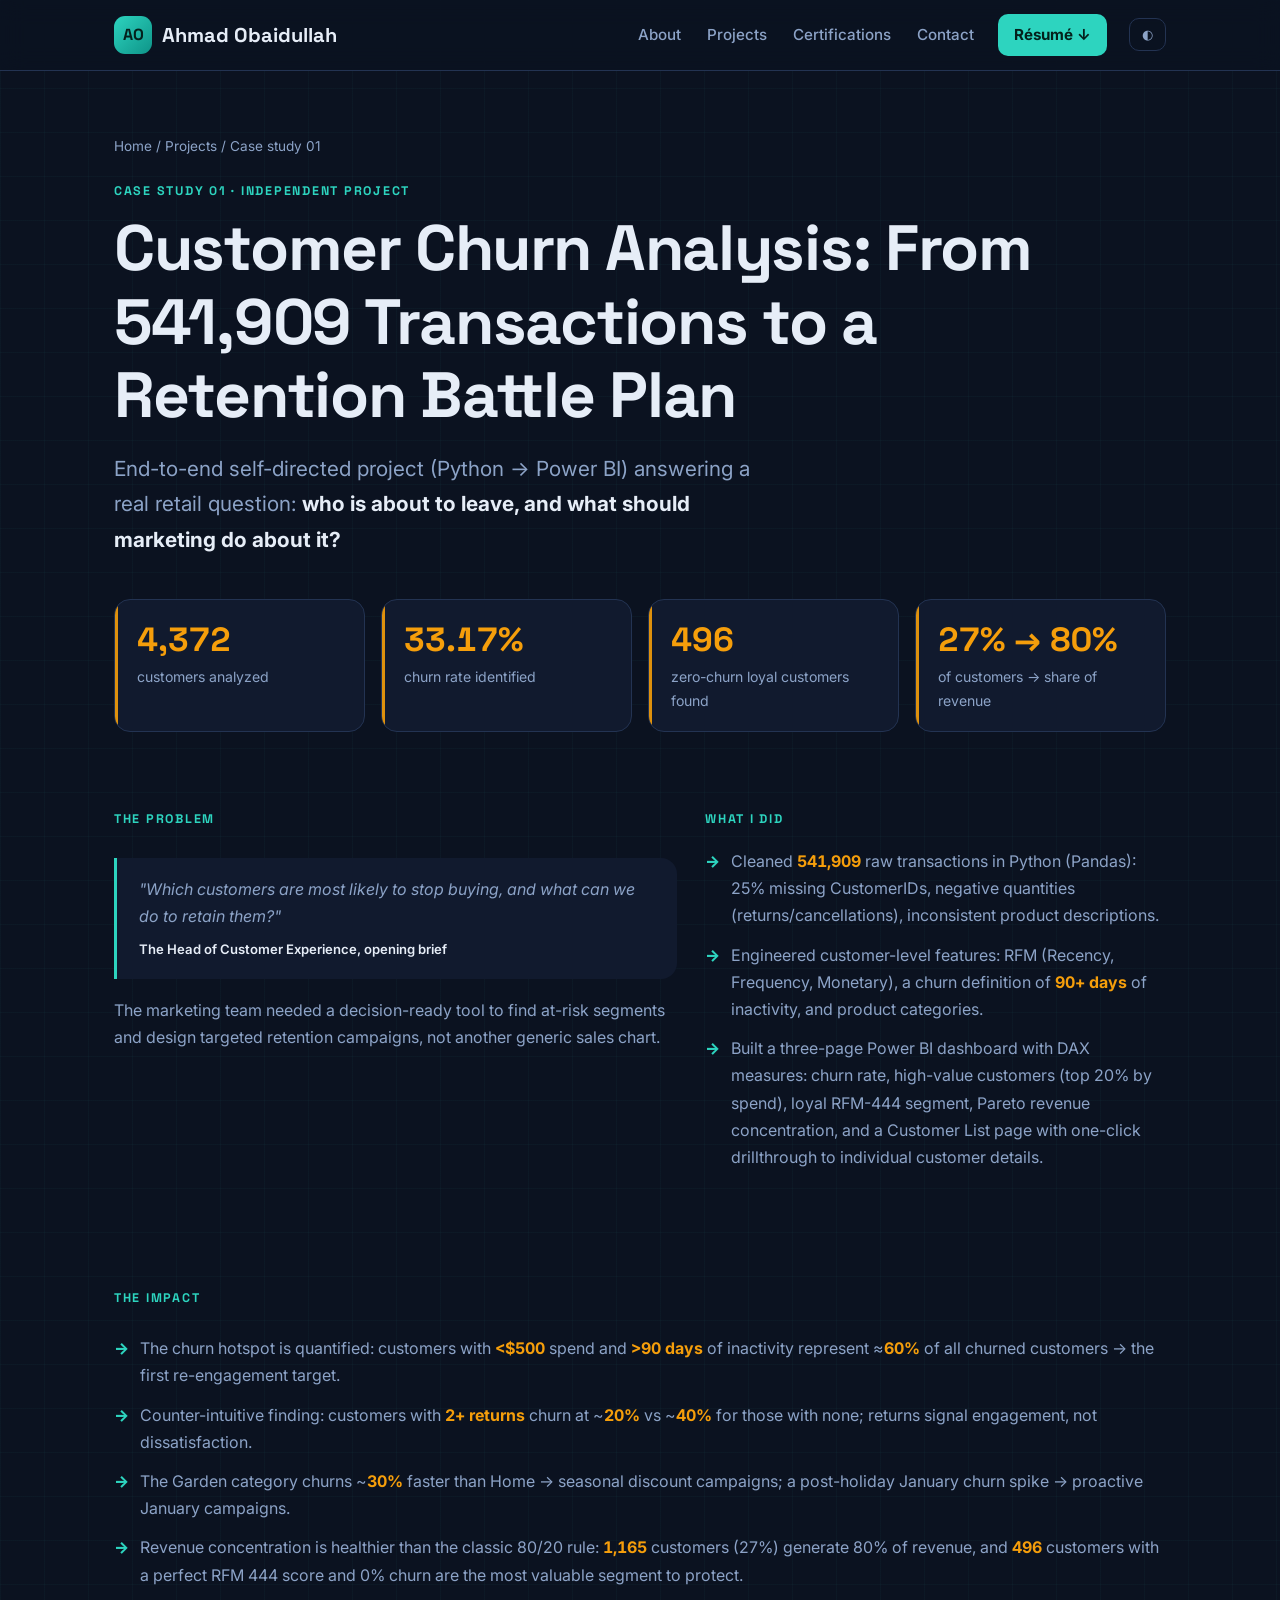
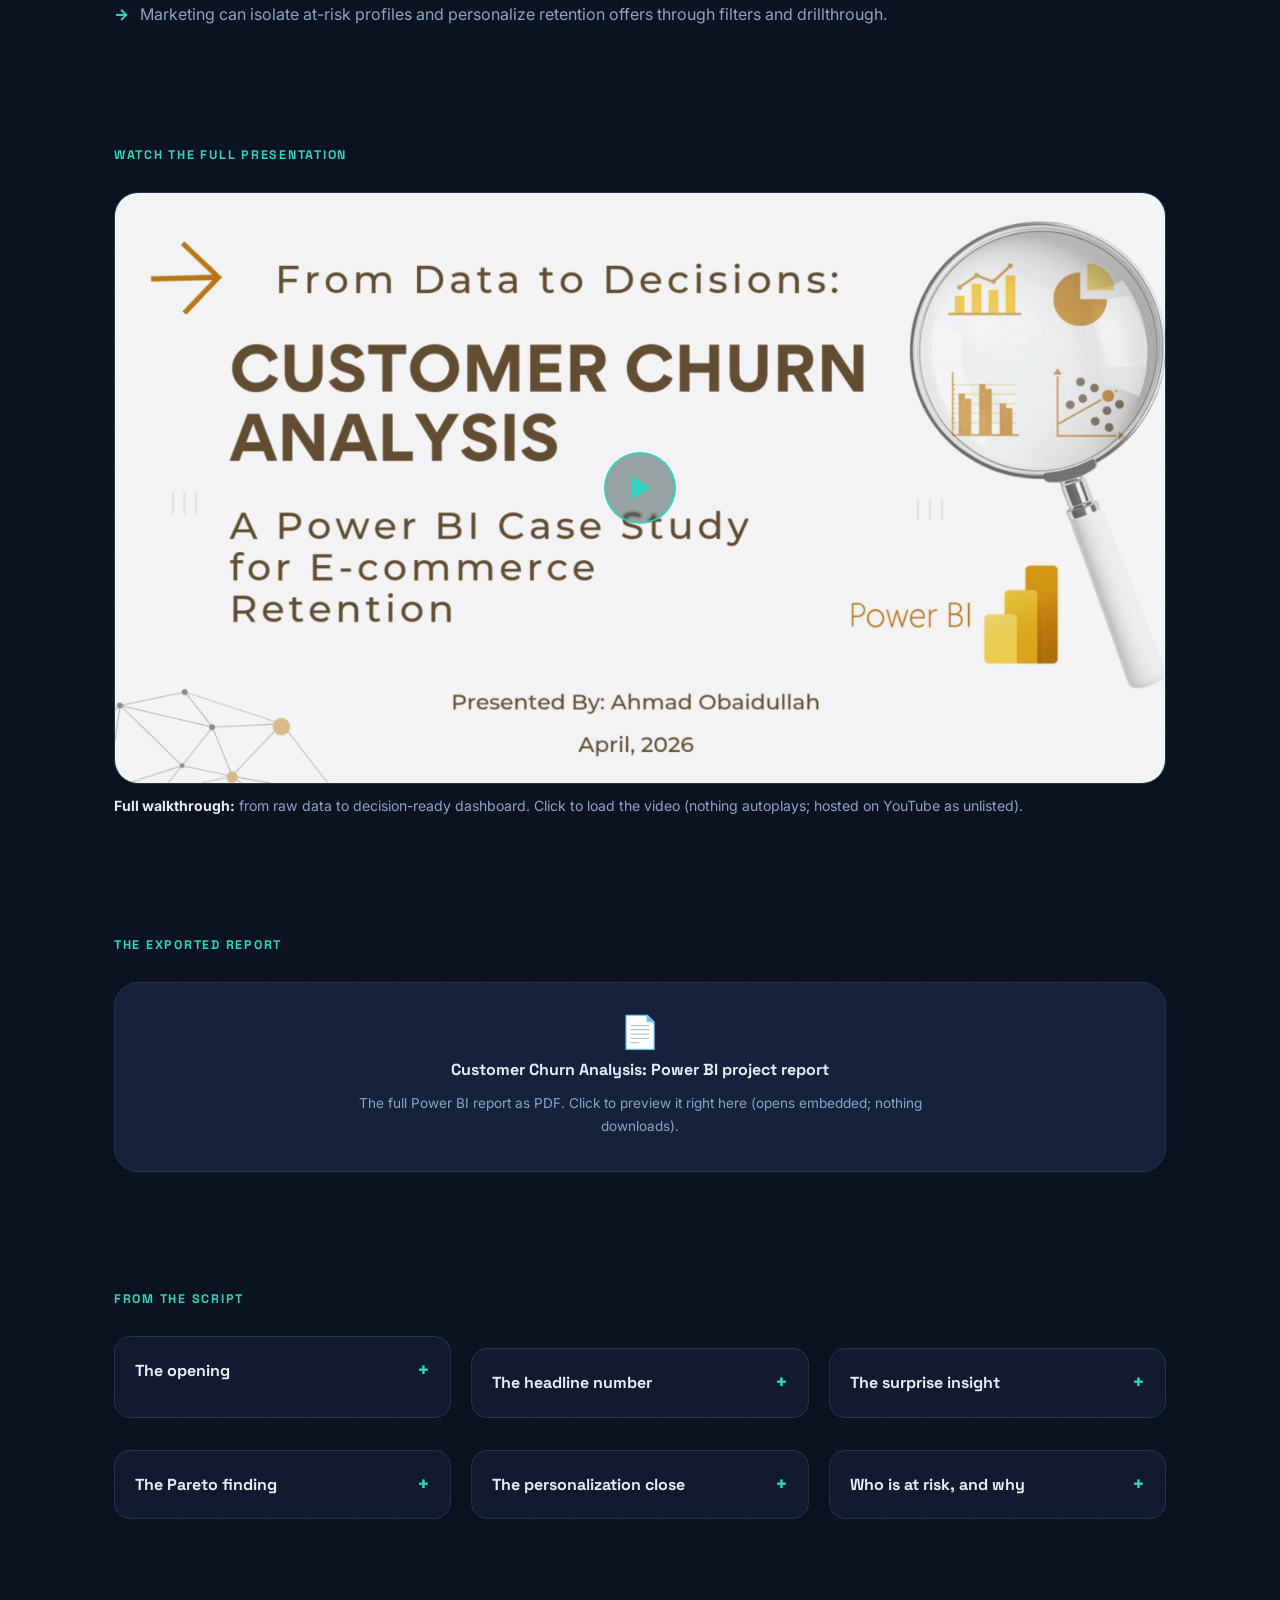
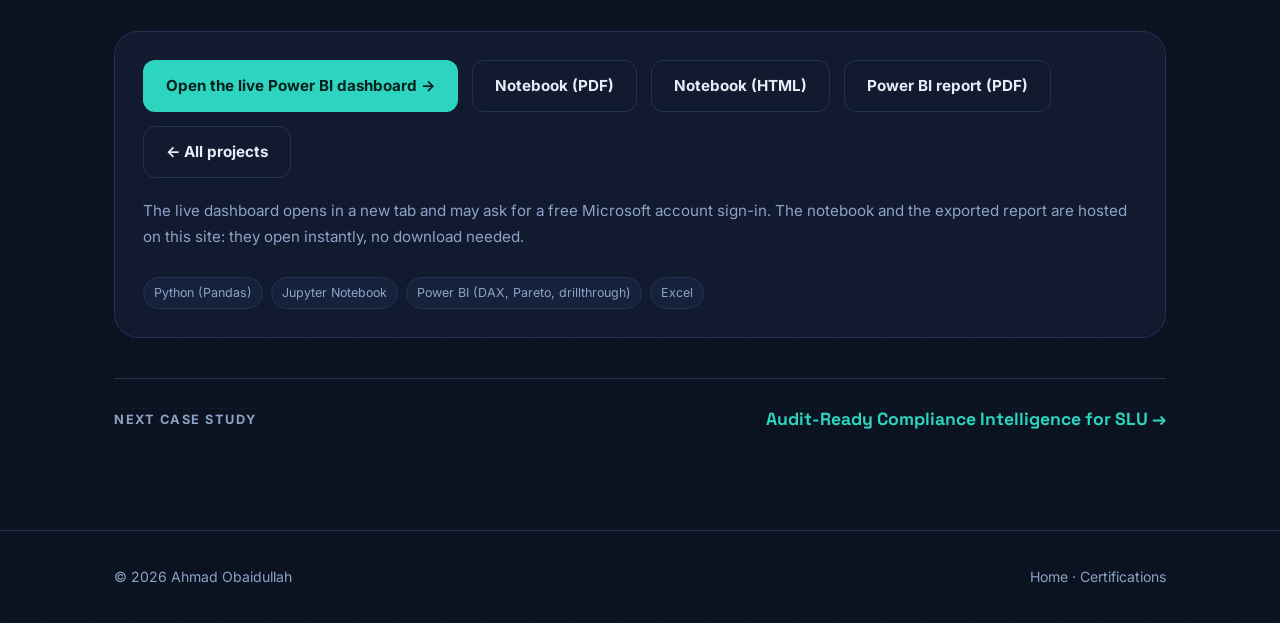
<file: projects/churn-analysis/index.html>
<!DOCTYPE html>
<html lang="en">
<head>
  <meta charset="UTF-8" />
  <meta name="viewport" content="width=device-width, initial-scale=1.0" />
  <title>Customer Churn Analysis | Ahmad Obaidullah, Data Analyst</title>
  <meta name="description" content="From 541,909 raw transactions to a Power BI retention battle plan: 33.17% churn quantified, 496 zero-churn loyal customers found, 27% of customers driving 80% of revenue." />
  <meta property="og:title" content="Customer Churn Analysis: From 541,909 Transactions to a Retention Battle Plan" />
  <meta property="og:image" content="../../assets/img/churn-video-poster.png" />
  <link rel="preconnect" href="https://fonts.googleapis.com" />
  <link rel="preconnect" href="https://fonts.gstatic.com" crossorigin />
  <link href="https://fonts.googleapis.com/css2?family=Inter:wght@400;500;600;700&family=Space+Grotesk:wght@500;600;700&display=swap" rel="stylesheet" />
  <link rel="stylesheet" href="../../assets/css/style.css" />
</head>
<body>
  <a class="skip-link" href="#main">Skip to content</a>

  <header class="nav">
    <div class="nav-inner">
      <a class="logo" href="../../index.html"><span class="logo-mark">AO</span> Ahmad Obaidullah</a>
      <button class="nav-toggle" data-nav-toggle aria-label="Toggle navigation">☰</button>
      <nav class="nav-links" data-nav-links aria-label="Main">
        <a href="../../index.html#about">About</a>
        <a href="../../index.html#projects">Projects</a>
        <a href="../../certifications/index.html">Certifications</a>
        <a href="../../index.html#contact">Contact</a>
        <a href="../../assets/docs/Ahmad_Obaidullah_Resume.pdf" class="nav-cta" target="_blank" rel="noopener">Résumé ↓</a>
        <button class="theme-btn" data-theme-toggle aria-label="Toggle light mode">◐</button>
      </nav>
    </div>
  </header>

  <main id="main">
    <section class="page-hero">
      <div class="wrap">
        <p class="crumbs"><a href="../../index.html">Home</a> / <a href="../../index.html#projects">Projects</a> / Case study 01</p>
        <span class="kicker">Case study 01 · Independent project</span>
        <h1>Customer Churn Analysis: From 541,909 Transactions to a Retention Battle Plan</h1>
        <p class="hero-sub">End-to-end self-directed project (Python → Power BI) answering a real retail question: <strong>who is about to leave, and what should marketing do about it?</strong></p>
        <div class="stat-strip">
          <div class="stat reveal"><div class="num" data-count="4372">0</div><div class="lbl">customers analyzed</div></div>
          <div class="stat reveal reveal-d1"><div class="num" data-count="33.17" data-decimals="1" data-suffix="%">0</div><div class="lbl">churn rate identified</div></div>
          <div class="stat reveal reveal-d2"><div class="num" data-count="496">0</div><div class="lbl">zero-churn loyal customers found</div></div>
          <div class="stat reveal reveal-d3"><div class="num">27% → 80%</div><div class="lbl">of customers → share of revenue</div></div>
        </div>
      </div>
    </section>

    <section class="section-tight">
      <div class="wrap two-col">
        <div>
          <span class="kicker">The problem</span>
          <div class="quote">
            "Which customers are most likely to stop buying, and what can we do to retain them?"
            <span class="who">The Head of Customer Experience, opening brief</span>
          </div>
          <p class="muted">The marketing team needed a decision-ready tool to find at-risk segments and design targeted retention campaigns, not another generic sales chart.</p>
        </div>
        <div>
          <span class="kicker">What I did</span>
          <ul class="impact-list">
            <li>Cleaned <strong>541,909</strong> raw transactions in Python (Pandas): 25% missing CustomerIDs, negative quantities (returns/cancellations), inconsistent product descriptions.</li>
            <li>Engineered customer-level features: RFM (Recency, Frequency, Monetary), a churn definition of <strong>90+ days</strong> of inactivity, and product categories.</li>
            <li>Built a three-page Power BI dashboard with DAX measures: churn rate, high-value customers (top 20% by spend), loyal RFM-444 segment, Pareto revenue concentration, and a Customer List page with one-click drillthrough to individual customer details.</li>
          </ul>
        </div>
      </div>
    </section>

    <section class="section-tight">
      <div class="wrap">
        <span class="kicker">The impact</span>
        <ul class="impact-list mt-16">
          <li>The churn hotspot is quantified: customers with <strong>&lt;$500</strong> spend and <strong>&gt;90 days</strong> of inactivity represent ≈<strong>60%</strong> of all churned customers → the first re-engagement target.</li>
          <li>Counter-intuitive finding: customers with <strong>2+ returns</strong> churn at ~<strong>20%</strong> vs ~<strong>40%</strong> for those with none; returns signal engagement, not dissatisfaction.</li>
          <li>The Garden category churns ~<strong>30%</strong> faster than Home → seasonal discount campaigns; a post-holiday January churn spike → proactive January campaigns.</li>
          <li>Revenue concentration is healthier than the classic 80/20 rule: <strong>1,165</strong> customers (27%) generate 80% of revenue, and <strong>496</strong> customers with a perfect RFM 444 score and 0% churn are the most valuable segment to protect.</li>
          <li>Marketing can isolate at-risk profiles and personalize retention offers through filters and drillthrough.</li>
        </ul>
      </div>
    </section>

    <section class="section-tight">
      <div class="wrap">
        <span class="kicker">Watch the full presentation</span>
        <div class="video-facade mt-16 reveal" data-src="https://youtu.be/J-EUFEyb7TE" data-title="Customer Churn Analysis: full presentation">
          <img src="../../assets/img/churn-video-poster.png" alt="Poster frame of the churn analysis presentation video" />
          <span class="play-btn">▶</span>
        </div>
        <p class="video-caption"><strong>Full walkthrough:</strong> from raw data to decision-ready dashboard. Click to load the video (nothing autoplays; hosted on YouTube as unlisted).</p>
      </div>
    </section>

    <section class="section-tight">
      <div class="wrap">
        <span class="kicker">The exported report</span>
        <div class="doc-facade mt-16 reveal" data-title="Customer Churn Analysis: Power BI project report" data-src="../../assets/docs/churn-powerbi-report.pdf">
          <div class="df-inner">
            <span class="df-ico">📄</span>
            <span class="df-title">Customer Churn Analysis: Power BI project report</span>
            <span class="df-sub">The full Power BI report as PDF. Click to preview it right here (opens embedded; nothing downloads).</span>
          </div>
        </div>
      </div>
    </section>

    <section class="section-tight">
      <div class="wrap">
        <span class="kicker">From the script</span>
        <div class="grid grid-2 mt-16">
          <details class="accordion reveal"><summary>The opening</summary><div class="acc-body">"I began with raw transactional data in Python. Using a Jupyter notebook, I cleaned missing values, handled returns and cancellations, and engineered RFM features, turning messy data into a clean customer-level table."</div></details>
          <details class="accordion reveal"><summary>The headline number</summary><div class="acc-body">"The Executive Overview shows a 33% churn rate across 4,372 customers, but we need to dig deeper."</div></details>
          <details class="accordion reveal"><summary>The surprise insight</summary><div class="acc-body">"Customers with 2+ returns actually churn less (around twenty percent) than those with no returns, who churn at about forty percent. Returns can signal engagement, not dissatisfaction."</div></details>
          <details class="accordion reveal"><summary>The Pareto finding</summary><div class="acc-body">"The red line at 80% shows that 1,165 customers, just 27% of our base, generate 80% of revenue; a slightly more distributed and healthier base than the classic 80/20 rule."</div></details>
          <details class="accordion reveal"><summary>The personalization close</summary><div class="acc-body">"One click drills into a dedicated Customer Details page. This enables truly personalized retention offers, not just generic campaigns."</div></details>
          <details class="accordion reveal"><summary>Who is at risk, and why</summary><div class="acc-body">"Customers inactive for over 90 days, with low spend (&lt;$500), and from the Garden category, especially those with no returns, because returns actually indicate engagement. This dashboard pinpoints exactly who to target and why."</div></details>
        </div>
      </div>
    </section>

    <section class="section-tight">
      <div class="wrap">
        <div class="card reveal">
          <div class="btn-row">
            <a class="btn btn-primary" href="https://app.powerbi.com/links/o2ig7xlhya?ctid=a0e58a0e-41c8-43a4-bcf2-07c7da795aa8&amp;pbi_source=linkShare" target="_blank" rel="noopener">Open the live Power BI dashboard →</a>
            <a class="btn btn-ghost" href="../../assets/docs/churn-data-preparation-notebook.pdf" target="_blank" rel="noopener">Notebook (PDF)</a>
            <a class="btn btn-ghost" href="../../assets/docs/churn-data-preparation-notebook.html" target="_blank" rel="noopener">Notebook (HTML)</a>
            <a class="btn btn-ghost" href="../../assets/docs/churn-powerbi-report.pdf" target="_blank" rel="noopener">Power BI report (PDF)</a>
            <a class="btn btn-ghost" href="../../index.html#projects">← All projects</a>
          </div>
          <p class="muted small mt-8">The live dashboard opens in a new tab and may ask for a free Microsoft account sign-in. The notebook and the exported report are hosted on this site: they open instantly, no download needed.</p>
          <div class="chips mt-16"><span class="chip">Python (Pandas)</span><span class="chip">Jupyter Notebook</span><span class="chip">Power BI (DAX, Pareto, drillthrough)</span><span class="chip">Excel</span></div>
        </div>
        <div class="next-cs">
          <span class="lbl">Next case study</span>
          <a href="../slu-compliance/index.html">Audit-Ready Compliance Intelligence for SLU →</a>
        </div>
      </div>
    </section>
  </main>

  <footer class="footer">
    <div class="wrap footer-inner">
      <span>© <span data-year>2026</span> Ahmad Obaidullah</span>
      <span><a href="../../index.html">Home</a> · <a href="../../certifications/index.html">Certifications</a></span>
    </div>
  </footer>
  <script src="../../assets/js/main.js"></script>
</body>
</html>
</file>
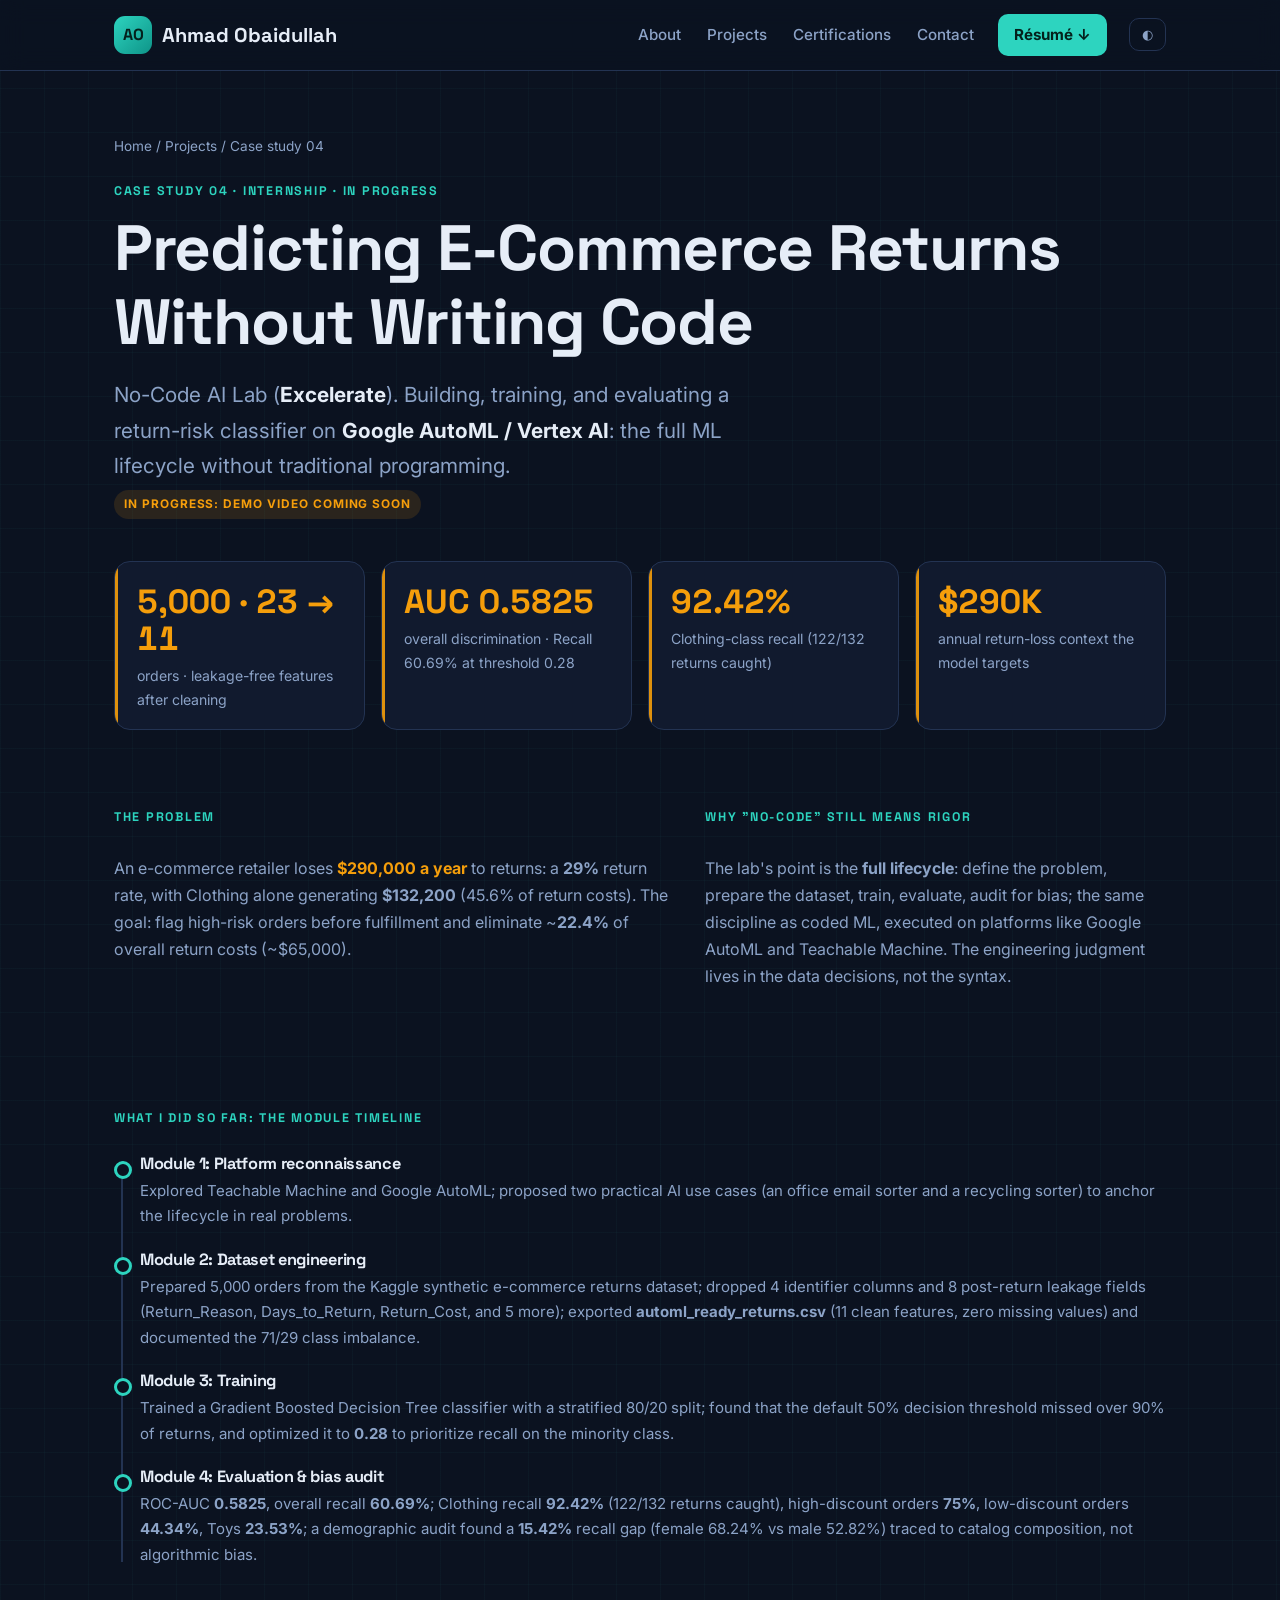
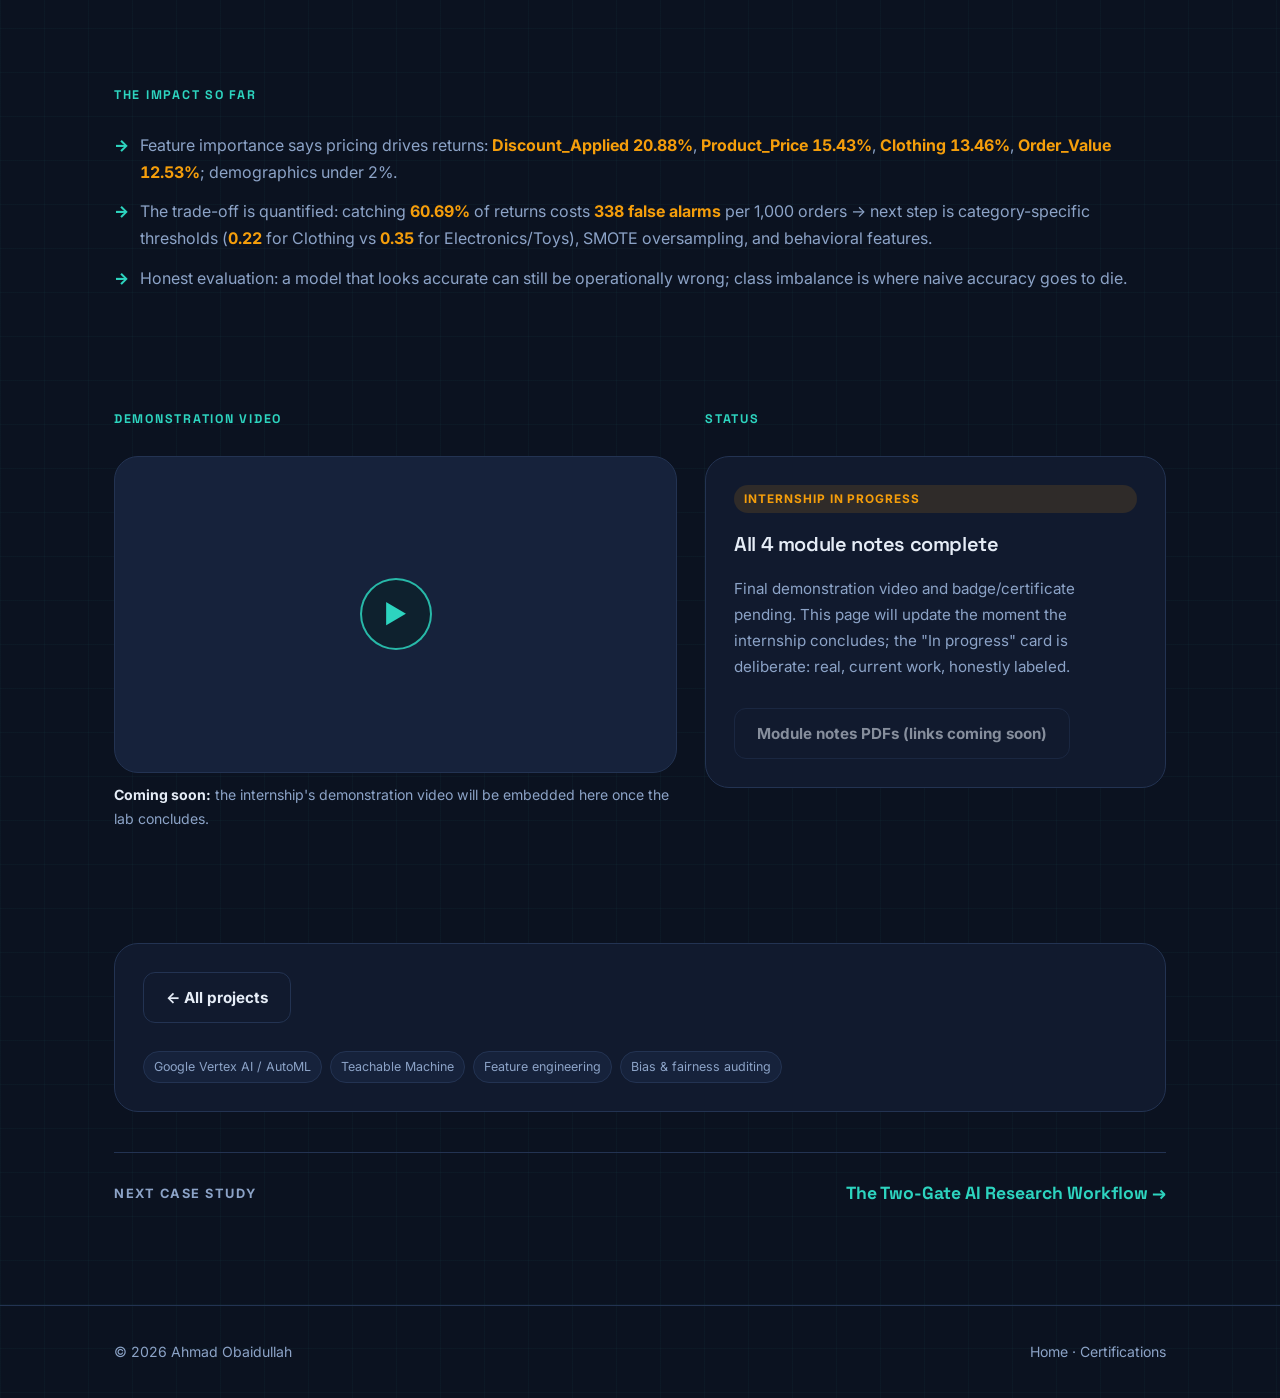
<file: projects/no-code-ai-lab/index.html>
<!DOCTYPE html>
<html lang="en">
<head>
  <meta charset="UTF-8" />
  <meta name="viewport" content="width=device-width, initial-scale=1.0" />
  <title>No-Code AI Lab | Ahmad Obaidullah, Data Analyst</title>
  <meta name="description" content="No-Code AI Lab (Excelerate), in progress: a return-risk classifier on Google AutoML / Vertex AI: 5,000 orders, leakage-free features, threshold optimization, and a full bias audit." />
  <meta property="og:title" content="Predicting E-Commerce Returns Without Writing Code (In Progress)" />
  <meta property="og:image" content="../../assets/img/badge-prompt-engineering.png" />
  <link rel="preconnect" href="https://fonts.googleapis.com" />
  <link rel="preconnect" href="https://fonts.gstatic.com" crossorigin />
  <link href="https://fonts.googleapis.com/css2?family=Inter:wght@400;500;600;700&family=Space+Grotesk:wght@500;600;700&display=swap" rel="stylesheet" />
  <link rel="stylesheet" href="../../assets/css/style.css" />
</head>
<body>
  <a class="skip-link" href="#main">Skip to content</a>

  <header class="nav">
    <div class="nav-inner">
      <a class="logo" href="../../index.html"><span class="logo-mark">AO</span> Ahmad Obaidullah</a>
      <button class="nav-toggle" data-nav-toggle aria-label="Toggle navigation">☰</button>
      <nav class="nav-links" data-nav-links aria-label="Main">
        <a href="../../index.html#about">About</a>
        <a href="../../index.html#projects">Projects</a>
        <a href="../../certifications/index.html">Certifications</a>
        <a href="../../index.html#contact">Contact</a>
        <a href="../../assets/docs/Ahmad_Obaidullah_Resume.pdf" class="nav-cta" target="_blank" rel="noopener">Résumé ↓</a>
        <button class="theme-btn" data-theme-toggle aria-label="Toggle light mode">◐</button>
      </nav>
    </div>
  </header>

  <main id="main">
    <section class="page-hero">
      <div class="wrap">
        <p class="crumbs"><a href="../../index.html">Home</a> / <a href="../../index.html#projects">Projects</a> / Case study 04</p>
        <span class="kicker">Case study 04 · Internship · In progress</span>
        <h1>Predicting E-Commerce Returns Without Writing Code</h1>
        <p class="hero-sub">No-Code AI Lab (<strong>Excelerate</strong>). Building, training, and evaluating a return-risk classifier on <strong>Google AutoML / Vertex AI</strong>: the full ML lifecycle without traditional programming. <span class="tag inprogress">In progress: demo video coming soon</span></p>
        <div class="stat-strip">
          <div class="stat reveal"><div class="num">5,000 · 23 → 11</div><div class="lbl">orders · leakage-free features after cleaning</div></div>
          <div class="stat reveal reveal-d1"><div class="num">AUC 0.5825</div><div class="lbl">overall discrimination · Recall 60.69% at threshold 0.28</div></div>
          <div class="stat reveal reveal-d2"><div class="num" data-count="92.42" data-decimals="1" data-suffix="%">0</div><div class="lbl">Clothing-class recall (122/132 returns caught)</div></div>
          <div class="stat reveal reveal-d3"><div class="num">$290K</div><div class="lbl">annual return-loss context the model targets</div></div>
        </div>
      </div>
    </section>

    <section class="section-tight">
      <div class="wrap two-col">
        <div>
          <span class="kicker">The problem</span>
          <p class="muted mt-16">An e-commerce retailer loses <strong style="color:var(--amber)">$290,000 a year</strong> to returns: a <strong>29%</strong> return rate, with Clothing alone generating <strong>$132,200</strong> (45.6% of return costs). The goal: flag high-risk orders before fulfillment and eliminate ~<strong>22.4%</strong> of overall return costs (~$65,000).</p>
        </div>
        <div>
          <span class="kicker">Why "no-code" still means rigor</span>
          <p class="muted mt-16">The lab's point is the <strong>full lifecycle</strong>: define the problem, prepare the dataset, train, evaluate, audit for bias; the same discipline as coded ML, executed on platforms like Google AutoML and Teachable Machine. The engineering judgment lives in the data decisions, not the syntax.</p>
        </div>
      </div>
    </section>

    <section class="section-tight">
      <div class="wrap">
        <span class="kicker">What I did so far: the module timeline</span>
        <div class="timeline mt-16">
          <div class="tl-item reveal"><h4>Module 1: Platform reconnaissance</h4><p>Explored Teachable Machine and Google AutoML; proposed two practical AI use cases (an office email sorter and a recycling sorter) to anchor the lifecycle in real problems.</p></div>
          <div class="tl-item reveal"><h4>Module 2: Dataset engineering</h4><p>Prepared 5,000 orders from the Kaggle synthetic e-commerce returns dataset; dropped 4 identifier columns and 8 post-return leakage fields (Return_Reason, Days_to_Return, Return_Cost, and 5 more); exported <strong>automl_ready_returns.csv</strong> (11 clean features, zero missing values) and documented the 71/29 class imbalance.</p></div>
          <div class="tl-item reveal"><h4>Module 3: Training</h4><p>Trained a Gradient Boosted Decision Tree classifier with a stratified 80/20 split; found that the default 50% decision threshold missed over 90% of returns, and optimized it to <strong>0.28</strong> to prioritize recall on the minority class.</p></div>
          <div class="tl-item reveal"><h4>Module 4: Evaluation &amp; bias audit</h4><p>ROC-AUC <strong>0.5825</strong>, overall recall <strong>60.69%</strong>; Clothing recall <strong>92.42%</strong> (122/132 returns caught), high-discount orders <strong>75%</strong>, low-discount orders <strong>44.34%</strong>, Toys <strong>23.53%</strong>; a demographic audit found a <strong>15.42%</strong> recall gap (female 68.24% vs male 52.82%) traced to catalog composition, not algorithmic bias.</p></div>
        </div>
      </div>
    </section>

    <section class="section-tight">
      <div class="wrap">
        <span class="kicker">The impact so far</span>
        <ul class="impact-list mt-16">
          <li>Feature importance says pricing drives returns: <strong>Discount_Applied 20.88%</strong>, <strong>Product_Price 15.43%</strong>, <strong>Clothing 13.46%</strong>, <strong>Order_Value 12.53%</strong>; demographics under 2%.</li>
          <li>The trade-off is quantified: catching <strong>60.69%</strong> of returns costs <strong>338 false alarms</strong> per 1,000 orders → next step is category-specific thresholds (<strong>0.22</strong> for Clothing vs <strong>0.35</strong> for Electronics/Toys), SMOTE oversampling, and behavioral features.</li>
          <li>Honest evaluation: a model that looks accurate can still be operationally wrong; class imbalance is where naive accuracy goes to die.</li>
        </ul>
      </div>
    </section>

    <section class="section-tight">
      <div class="wrap two-col">
        <div>
          <span class="kicker">Demonstration video</span>
          <div class="video-facade mt-16 reveal" data-title="No-Code AI Lab: demonstration video">
            <span class="play-btn">▶</span>
          </div>
          <p class="video-caption"><strong>Coming soon:</strong> the internship's demonstration video will be embedded here once the lab concludes.</p>
        </div>
        <div>
          <span class="kicker">Status</span>
          <div class="card mt-16">
            <span class="tag inprogress">Internship in progress</span>
            <h3 class="mt-8">All 4 module notes complete</h3>
            <p class="muted small mt-8">Final demonstration video and badge/certificate pending. This page will update the moment the internship concludes; the "In progress" card is deliberate: real, current work, honestly labeled.</p>
            <div class="btn-row mt-16">
              <a class="btn btn-ghost soon" href="#" title="Module notes PDF links coming soon">Module notes PDFs (links coming soon)</a>
            </div>
          </div>
        </div>
      </div>
    </section>

    <section class="section-tight">
      <div class="wrap">
        <div class="card">
          <div class="btn-row"><a class="btn btn-ghost" href="../../index.html#projects">← All projects</a></div>
          <div class="chips mt-16"><span class="chip">Google Vertex AI / AutoML</span><span class="chip">Teachable Machine</span><span class="chip">Feature engineering</span><span class="chip">Bias &amp; fairness auditing</span></div>
        </div>
        <div class="next-cs">
          <span class="lbl">Next case study</span>
          <a href="../prompt-engineering/index.html">The Two-Gate AI Research Workflow →</a>
        </div>
      </div>
    </section>
  </main>

  <footer class="footer">
    <div class="wrap footer-inner">
      <span>© <span data-year>2026</span> Ahmad Obaidullah</span>
      <span><a href="../../index.html">Home</a> · <a href="../../certifications/index.html">Certifications</a></span>
    </div>
  </footer>
  <script src="../../assets/js/main.js"></script>
</body>
</html>
</file>
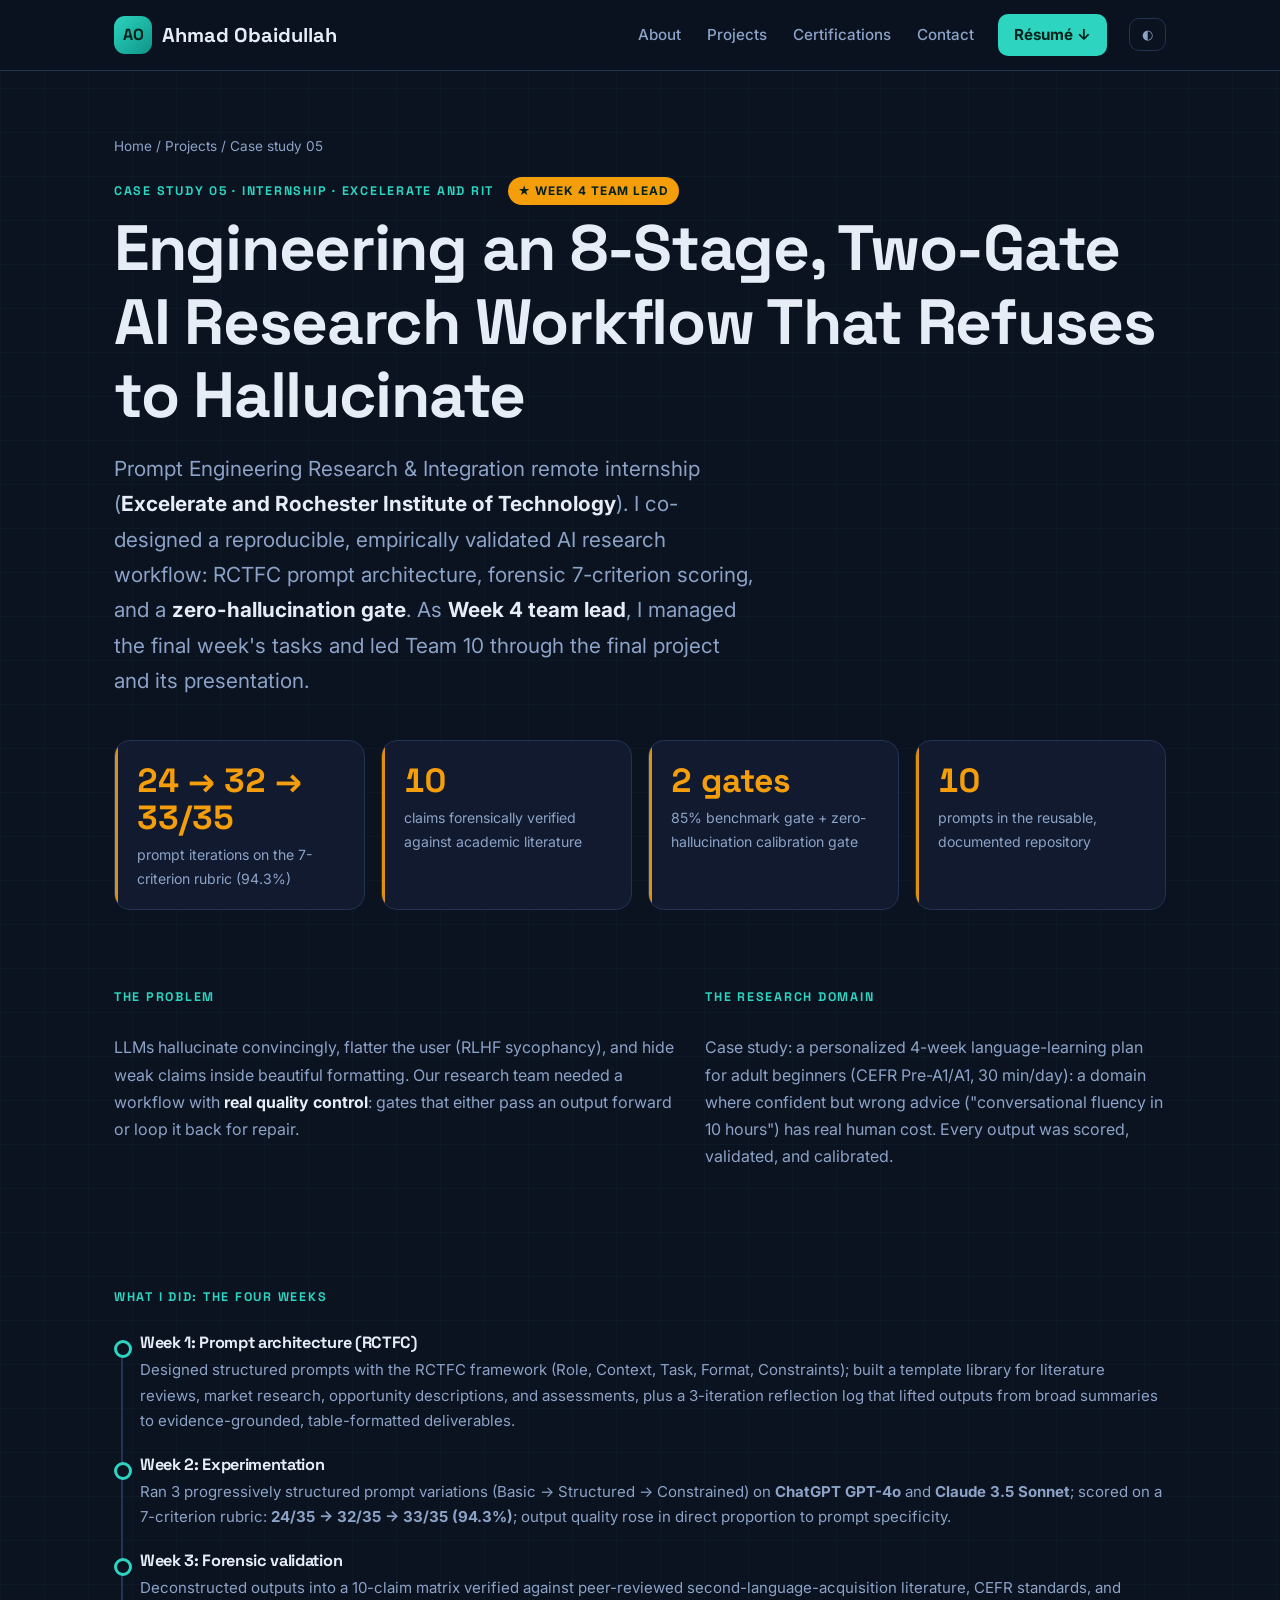
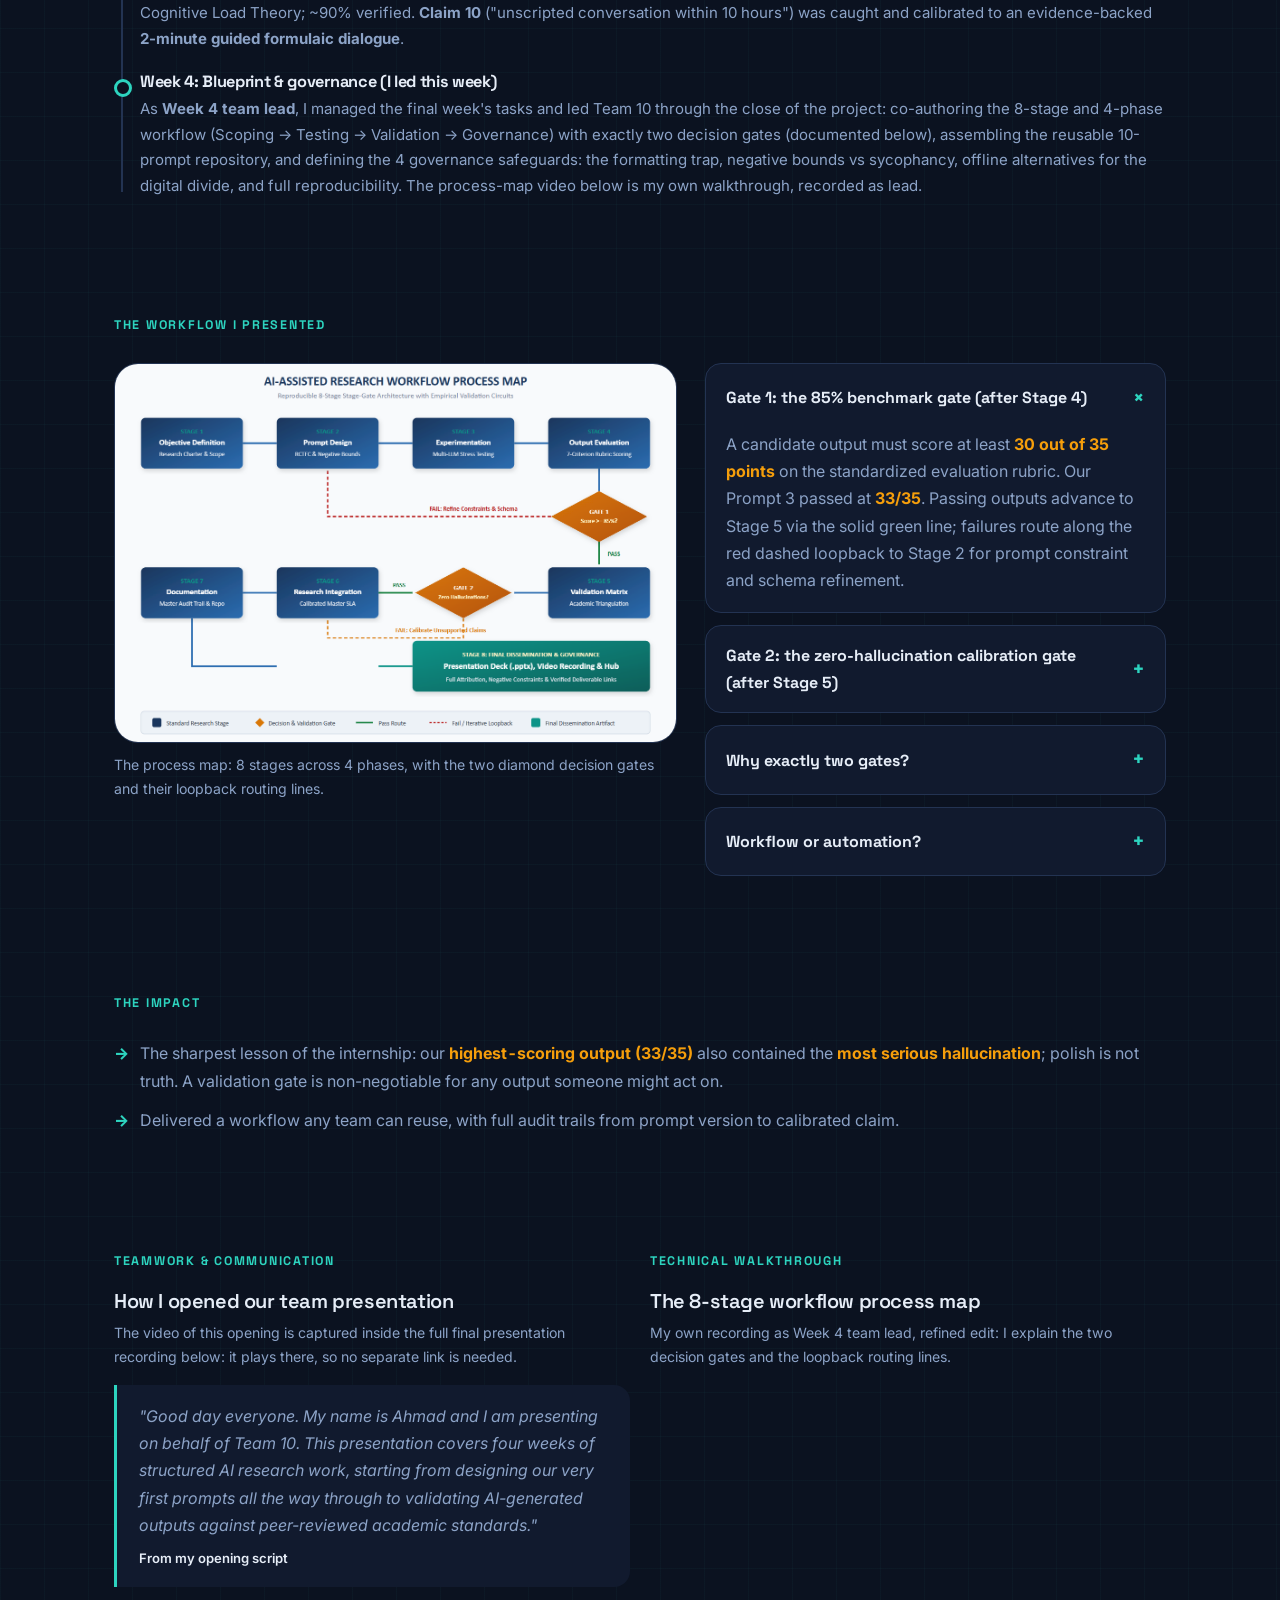
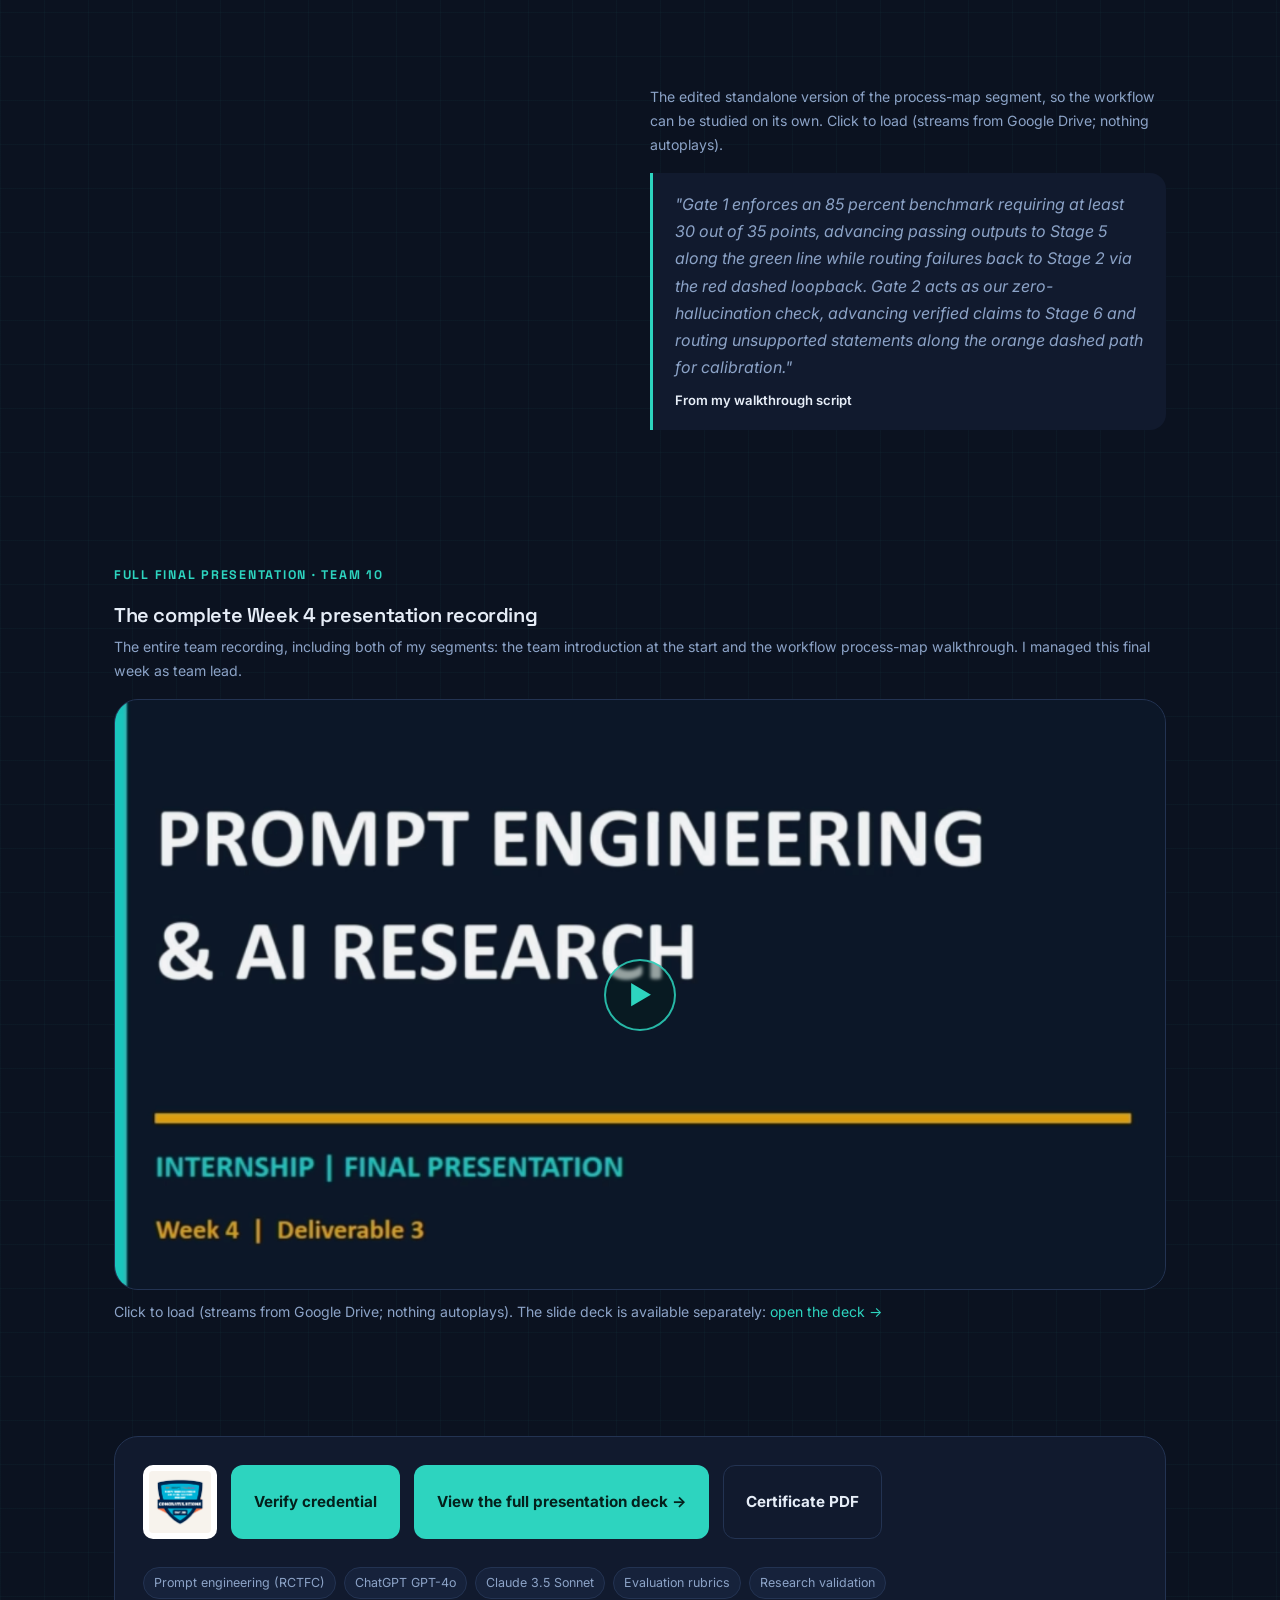
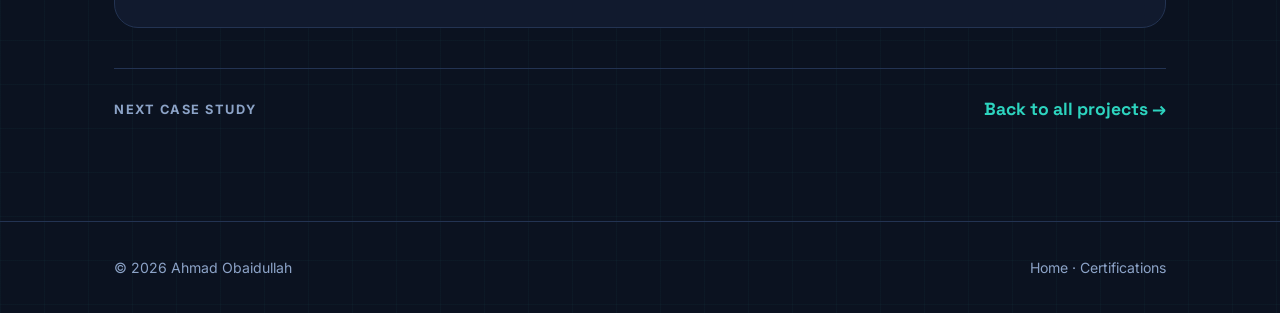
<file: projects/prompt-engineering/index.html>
<!DOCTYPE html>
<html lang="en">
<head>
  <meta charset="UTF-8" />
  <meta name="viewport" content="width=device-width, initial-scale=1.0" />
  <title>Prompt Engineering Research &amp; Integration | Ahmad Obaidullah, Data Analyst</title>
  <meta name="description" content="Prompt Engineering Research & Integration internship (Excelerate and RIT): RCTFC prompt architecture, 7-criterion forensic scoring (24→32→33/35, 94.3%), a 10-claim validation matrix, and an 8-stage two-gate AI research workflow." />
  <meta property="og:title" content="Engineering an 8-Stage, Two-Gate AI Research Workflow That Refuses to Hallucinate" />
  <meta property="og:image" content="../../assets/img/pe-workflow-diagram.png" />
  <link rel="preconnect" href="https://fonts.googleapis.com" />
  <link rel="preconnect" href="https://fonts.gstatic.com" crossorigin />
  <link href="https://fonts.googleapis.com/css2?family=Inter:wght@400;500;600;700&family=Space+Grotesk:wght@500;600;700&display=swap" rel="stylesheet" />
  <link rel="stylesheet" href="../../assets/css/style.css" />
</head>
<body>
  <a class="skip-link" href="#main">Skip to content</a>

  <header class="nav">
    <div class="nav-inner">
      <a class="logo" href="../../index.html"><span class="logo-mark">AO</span> Ahmad Obaidullah</a>
      <button class="nav-toggle" data-nav-toggle aria-label="Toggle navigation">☰</button>
      <nav class="nav-links" data-nav-links aria-label="Main">
        <a href="../../index.html#about">About</a>
        <a href="../../index.html#projects">Projects</a>
        <a href="../../certifications/index.html">Certifications</a>
        <a href="../../index.html#contact">Contact</a>
        <a href="../../assets/docs/Ahmad_Obaidullah_Resume.pdf" class="nav-cta" target="_blank" rel="noopener">Résumé ↓</a>
        <button class="theme-btn" data-theme-toggle aria-label="Toggle light mode">◐</button>
      </nav>
    </div>
  </header>

  <main id="main">
    <section class="page-hero">
      <div class="wrap">
        <p class="crumbs"><a href="../../index.html">Home</a> / <a href="../../index.html#projects">Projects</a> / Case study 05</p>
        <span class="kicker">Case study 05 · Internship · Excelerate and RIT</span>
        <span class="tag win" style="margin-left:10px; vertical-align:middle;">★ Week 4 Team Lead</span>
        <h1>Engineering an 8-Stage, Two-Gate AI Research Workflow That Refuses to Hallucinate</h1>
        <p class="hero-sub">Prompt Engineering Research &amp; Integration remote internship (<strong>Excelerate and Rochester Institute of Technology</strong>). I co-designed a reproducible, empirically validated AI research workflow: RCTFC prompt architecture, forensic 7-criterion scoring, and a <strong>zero-hallucination gate</strong>. As <strong>Week 4 team lead</strong>, I managed the final week's tasks and led Team 10 through the final project and its presentation.</p>
        <div class="stat-strip">
          <div class="stat reveal"><div class="num">24 → 32 → 33/35</div><div class="lbl">prompt iterations on the 7-criterion rubric (94.3%)</div></div>
          <div class="stat reveal reveal-d1"><div class="num" data-count="10">0</div><div class="lbl">claims forensically verified against academic literature</div></div>
          <div class="stat reveal reveal-d2"><div class="num">2 gates</div><div class="lbl">85% benchmark gate + zero-hallucination calibration gate</div></div>
          <div class="stat reveal reveal-d3"><div class="num" data-count="10">0</div><div class="lbl">prompts in the reusable, documented repository</div></div>
        </div>
      </div>
    </section>

    <section class="section-tight">
      <div class="wrap two-col">
        <div>
          <span class="kicker">The problem</span>
          <p class="muted mt-16">LLMs hallucinate convincingly, flatter the user (RLHF sycophancy), and hide weak claims inside beautiful formatting. Our research team needed a workflow with <strong style="color:var(--text)">real quality control</strong>: gates that either pass an output forward or loop it back for repair.</p>
        </div>
        <div>
          <span class="kicker">The research domain</span>
          <p class="muted mt-16">Case study: a personalized 4-week language-learning plan for adult beginners (CEFR Pre-A1/A1, 30 min/day): a domain where confident but wrong advice ("conversational fluency in 10 hours") has real human cost. Every output was scored, validated, and calibrated.</p>
        </div>
      </div>
    </section>

    <section class="section-tight">
      <div class="wrap">
        <span class="kicker">What I did: the four weeks</span>
        <div class="timeline mt-16">
          <div class="tl-item reveal"><h4>Week 1: Prompt architecture (RCTFC)</h4><p>Designed structured prompts with the RCTFC framework (Role, Context, Task, Format, Constraints); built a template library for literature reviews, market research, opportunity descriptions, and assessments, plus a 3-iteration reflection log that lifted outputs from broad summaries to evidence-grounded, table-formatted deliverables.</p></div>
          <div class="tl-item reveal"><h4>Week 2: Experimentation</h4><p>Ran 3 progressively structured prompt variations (Basic → Structured → Constrained) on <strong>ChatGPT GPT-4o</strong> and <strong>Claude 3.5 Sonnet</strong>; scored on a 7-criterion rubric: <strong>24/35 → 32/35 → 33/35 (94.3%)</strong>; output quality rose in direct proportion to prompt specificity.</p></div>
          <div class="tl-item reveal"><h4>Week 3: Forensic validation</h4><p>Deconstructed outputs into a 10-claim matrix verified against peer-reviewed second-language-acquisition literature, CEFR standards, and Cognitive Load Theory; ~90% verified. <strong>Claim 10</strong> ("unscripted conversation within 10 hours") was caught and calibrated to an evidence-backed <strong>2-minute guided formulaic dialogue</strong>.</p></div>
          <div class="tl-item reveal"><h4>Week 4: Blueprint &amp; governance (I led this week)</h4><p>As <strong>Week 4 team lead</strong>, I managed the final week's tasks and led Team 10 through the close of the project: co-authoring the 8-stage and 4-phase workflow (Scoping → Testing → Validation → Governance) with exactly two decision gates (documented below), assembling the reusable 10-prompt repository, and defining the 4 governance safeguards: the formatting trap, negative bounds vs sycophancy, offline alternatives for the digital divide, and full reproducibility. The process-map video below is my own walkthrough, recorded as lead.</p></div>
        </div>
      </div>
    </section>

    <section class="section-tight">
      <div class="wrap">
        <span class="kicker">The workflow I presented</span>
        <div class="two-col mt-16">
          <div class="reveal">
            <img src="../../assets/img/pe-workflow-diagram.png" alt="8-stage AI-assisted research workflow process map with two decision gates" style="border-radius: var(--radius-lg); border: 1px solid var(--border);" />
            <p class="video-caption">The process map: 8 stages across 4 phases, with the two diamond decision gates and their loopback routing lines.</p>
          </div>
          <div>
            <details class="accordion" open>
              <summary>Gate 1: the 85% benchmark gate (after Stage 4)</summary>
              <div class="acc-body">A candidate output must score at least <strong style="color:var(--amber)">30 out of 35 points</strong> on the standardized evaluation rubric. Our Prompt 3 passed at <strong style="color:var(--amber)">33/35</strong>. Passing outputs advance to Stage 5 via the solid green line; failures route along the red dashed loopback to Stage 2 for prompt constraint and schema refinement.</div>
            </details>
            <details class="accordion">
              <summary>Gate 2: the zero-hallucination calibration gate (after Stage 5)</summary>
              <div class="acc-body">Every extracted claim must be verified against academic literature and international standards. Unsupported claims (like our Claim 10) trigger the orange dashed route to a calibration protocol that corrects over-optimistic milestones before Stage 6 integration.</div>
            </details>
            <details class="accordion">
              <summary>Why exactly two gates?</summary>
              <div class="acc-body">Stages 1–3 are a direct generative pipeline: raw outputs must be compiled before a rubric can judge them, and Stages 6–8 run on already-validated claims. The two diamonds mark the only genuine pass/fail transitions in the research lifecycle.</div>
            </details>
            <details class="accordion">
              <summary>Workflow or automation?</summary>
              <div class="acc-body">A governed workflow. With the gates automated it becomes automation with human-calibrated checkpoints, not an unsupervised pipeline. The gates are what make repeatability safe.</div>
            </details>
          </div>
        </div>
      </div>
    </section>

    <section class="section-tight">
      <div class="wrap">
        <span class="kicker">The impact</span>
        <ul class="impact-list mt-16">
          <li>The sharpest lesson of the internship: our <strong>highest-scoring output (33/35)</strong> also contained the <strong>most serious hallucination</strong>; polish is not truth. A validation gate is non-negotiable for any output someone might act on.</li>
          <li>Delivered a workflow any team can reuse, with full audit trails from prompt version to calibrated claim.</li>
        </ul>
      </div>
    </section>

    <section class="section-tight">
      <div class="wrap">
        <div class="grid grid-2">
          <div>
            <span class="kicker">Teamwork &amp; communication</span>
            <h3 class="mt-8">How I opened our team presentation</h3>
            <p class="muted small mt-8">The video of this opening is captured inside the full final presentation recording below: it plays there, so no separate link is needed.</p>
            <div class="quote mt-16">"Good day everyone. My name is Ahmad and I am presenting on behalf of Team 10. This presentation covers four weeks of structured AI research work, starting from designing our very first prompts all the way through to validating AI-generated outputs against peer-reviewed academic standards."<span class="who">From my opening script</span></div>
          </div>
          <div>
            <span class="kicker">Technical walkthrough</span>
            <h3 class="mt-8">The 8-stage workflow process map</h3>
            <p class="muted small mt-8">My own recording as Week 4 team lead, refined edit: I explain the two decision gates and the loopback routing lines.</p>
            <div class="video-facade mt-16 reveal" data-src="https://drive.google.com/file/d/1Dla0ec6qLiqU3cjSPXHoBjbaDC0nNZot/preview" data-title="AI-Assisted Research Workflow Process Map: walkthrough by Ahmad Obaidullah">
              <img src="../../assets/img/pe-process-map-thumb.png" alt="AI-Assisted Research Workflow Process Map video thumbnail" />
              <span class="play-btn">▶</span>
            </div>
            <p class="video-caption">The edited standalone version of the process-map segment, so the workflow can be studied on its own. Click to load (streams from Google Drive; nothing autoplays).</p>
            <div class="quote mt-16">"Gate 1 enforces an 85 percent benchmark requiring at least 30 out of 35 points, advancing passing outputs to Stage 5 along the green line while routing failures back to Stage 2 via the red dashed loopback. Gate 2 acts as our zero-hallucination check, advancing verified claims to Stage 6 and routing unsupported statements along the orange dashed path for calibration."<span class="who">From my walkthrough script</span></div>
          </div>
        </div>
      </div>
    </section>

    <section class="section-tight">
      <div class="wrap">
        <span class="kicker">Full final presentation · Team 10</span>
        <h3 class="mt-8">The complete Week 4 presentation recording</h3>
        <p class="muted small mt-8">The entire team recording, including both of my segments: the team introduction at the start and the workflow process-map walkthrough. I managed this final week as team lead.</p>
        <div class="video-facade mt-16 reveal" data-src="https://drive.google.com/file/d/1rs24RGZPVPhgBALtrcdhQsXaODoFHUTj/preview" data-title="Prompt Engineering: Team 10 final presentation recording">
          <img src="../../assets/img/pe-final-presentation-thumb.png" alt="Prompt Engineering final presentation video thumbnail" />
          <span class="play-btn">▶</span>
        </div>
        <p class="video-caption">Click to load (streams from Google Drive; nothing autoplays). The slide deck is available separately: <a href="https://drive.google.com/file/d/1r403vBjXHQyjFQp9PqQmSFtigMaGvhRH/view?usp=sharing" target="_blank" rel="noopener">open the deck →</a></p>
      </div>
    </section>

    <section class="section-tight">
      <div class="wrap">
        <div class="card reveal">
          <div class="btn-row">
            <img src="../../assets/img/badge-prompt-engineering.png" alt="Prompt Engineering Research and Integration Remote Internship Completed badge" style="width:74px; border-radius:10px; background:#fff; padding:6px;" />
            <a class="btn btn-primary" href="https://experience.4excelerate.org/verifications/certificate/b04080c0b01020e0-0a00010b0-0406090e0-190fK1214-Q6KcAe69K8M74fW7Z6BaZ63eE/Obaidullah" target="_blank" rel="noopener">Verify credential</a>
            <a class="btn btn-primary" href="https://drive.google.com/file/d/1r403vBjXHQyjFQp9PqQmSFtigMaGvhRH/view?usp=sharing" target="_blank" rel="noopener">View the full presentation deck →</a>
            <a class="btn btn-ghost" href="../../assets/docs/prompt-engineering-certificate.pdf" target="_blank" rel="noopener">Certificate PDF</a>
          </div>
          <div class="chips mt-16"><span class="chip">Prompt engineering (RCTFC)</span><span class="chip">ChatGPT GPT-4o</span><span class="chip">Claude 3.5 Sonnet</span><span class="chip">Evaluation rubrics</span><span class="chip">Research validation</span></div>
        </div>
        <div class="next-cs">
          <span class="lbl">Next case study</span>
          <a href="../../index.html#projects">Back to all projects →</a>
        </div>
      </div>
    </section>
  </main>

  <footer class="footer">
    <div class="wrap footer-inner">
      <span>© <span data-year>2026</span> Ahmad Obaidullah</span>
      <span><a href="../../index.html">Home</a> · <a href="../../certifications/index.html">Certifications</a></span>
    </div>
  </footer>
  <script src="../../assets/js/main.js"></script>
</body>
</html>
</file>
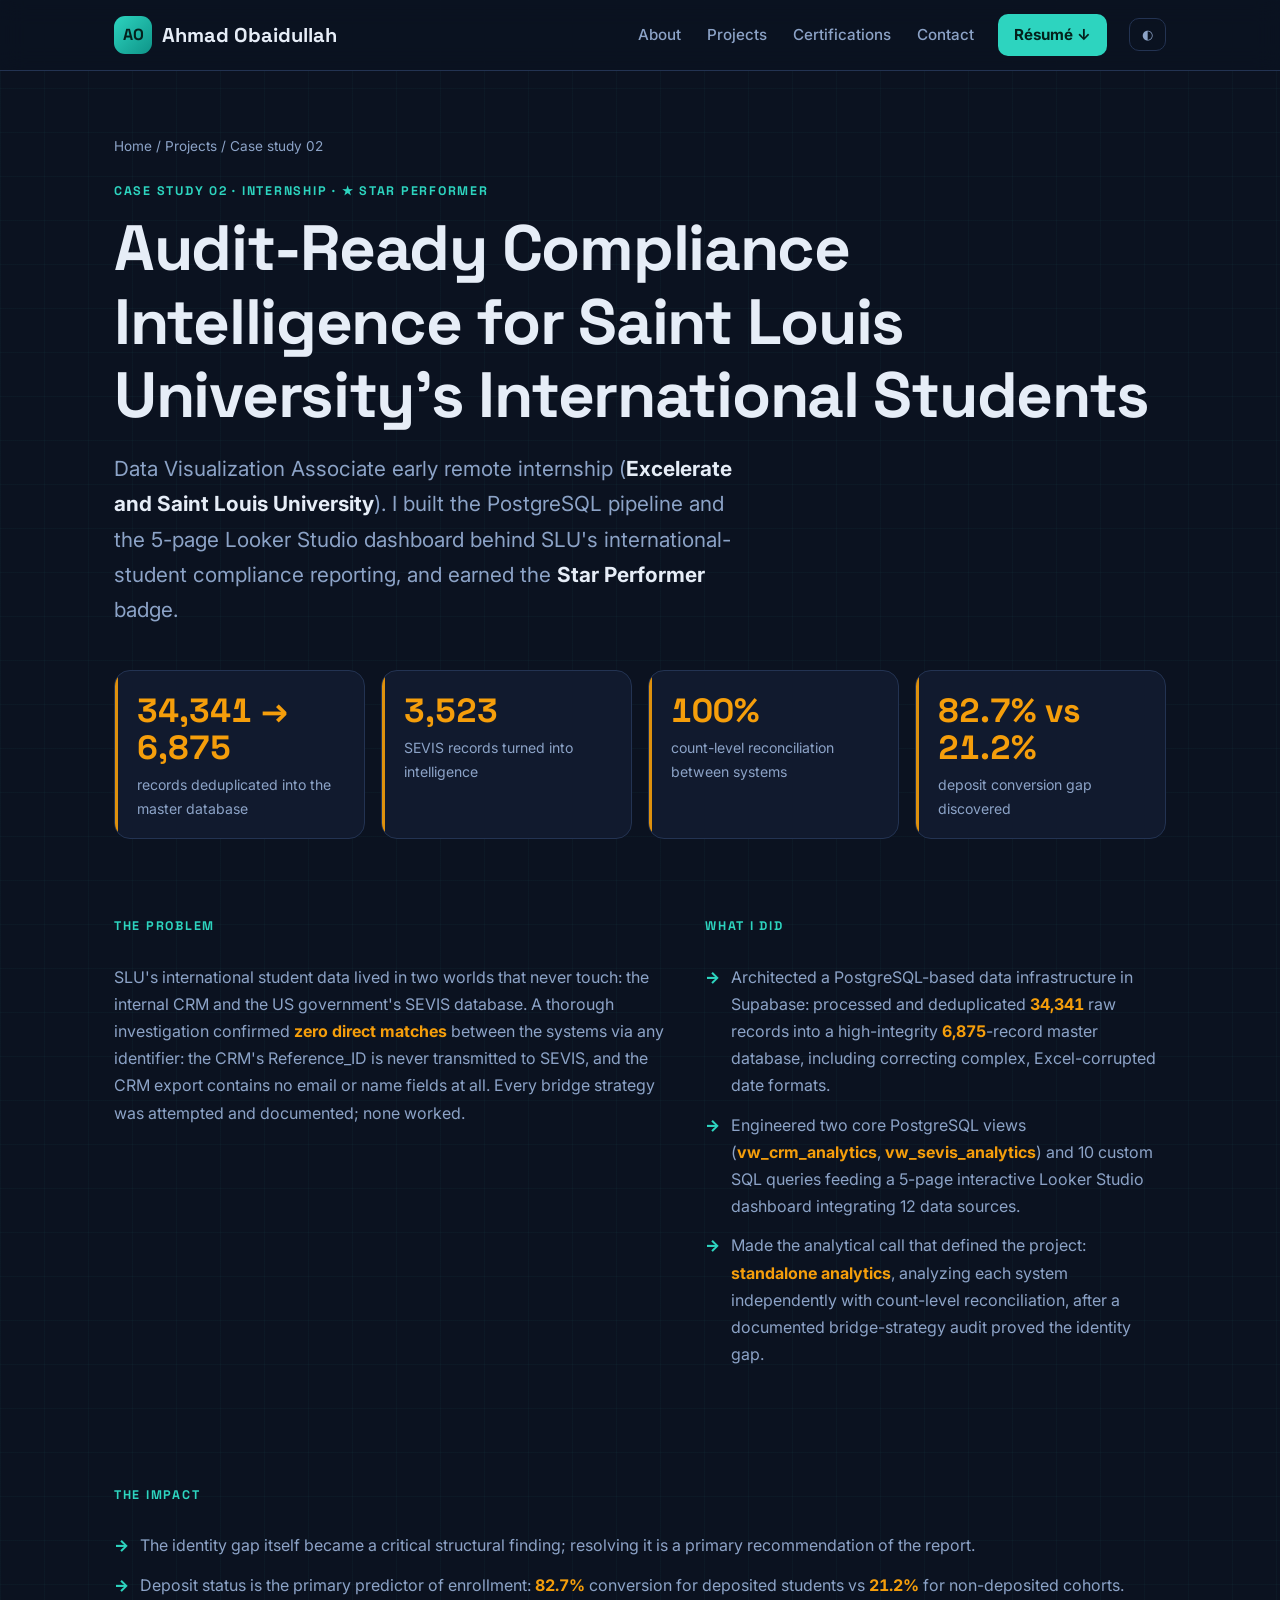
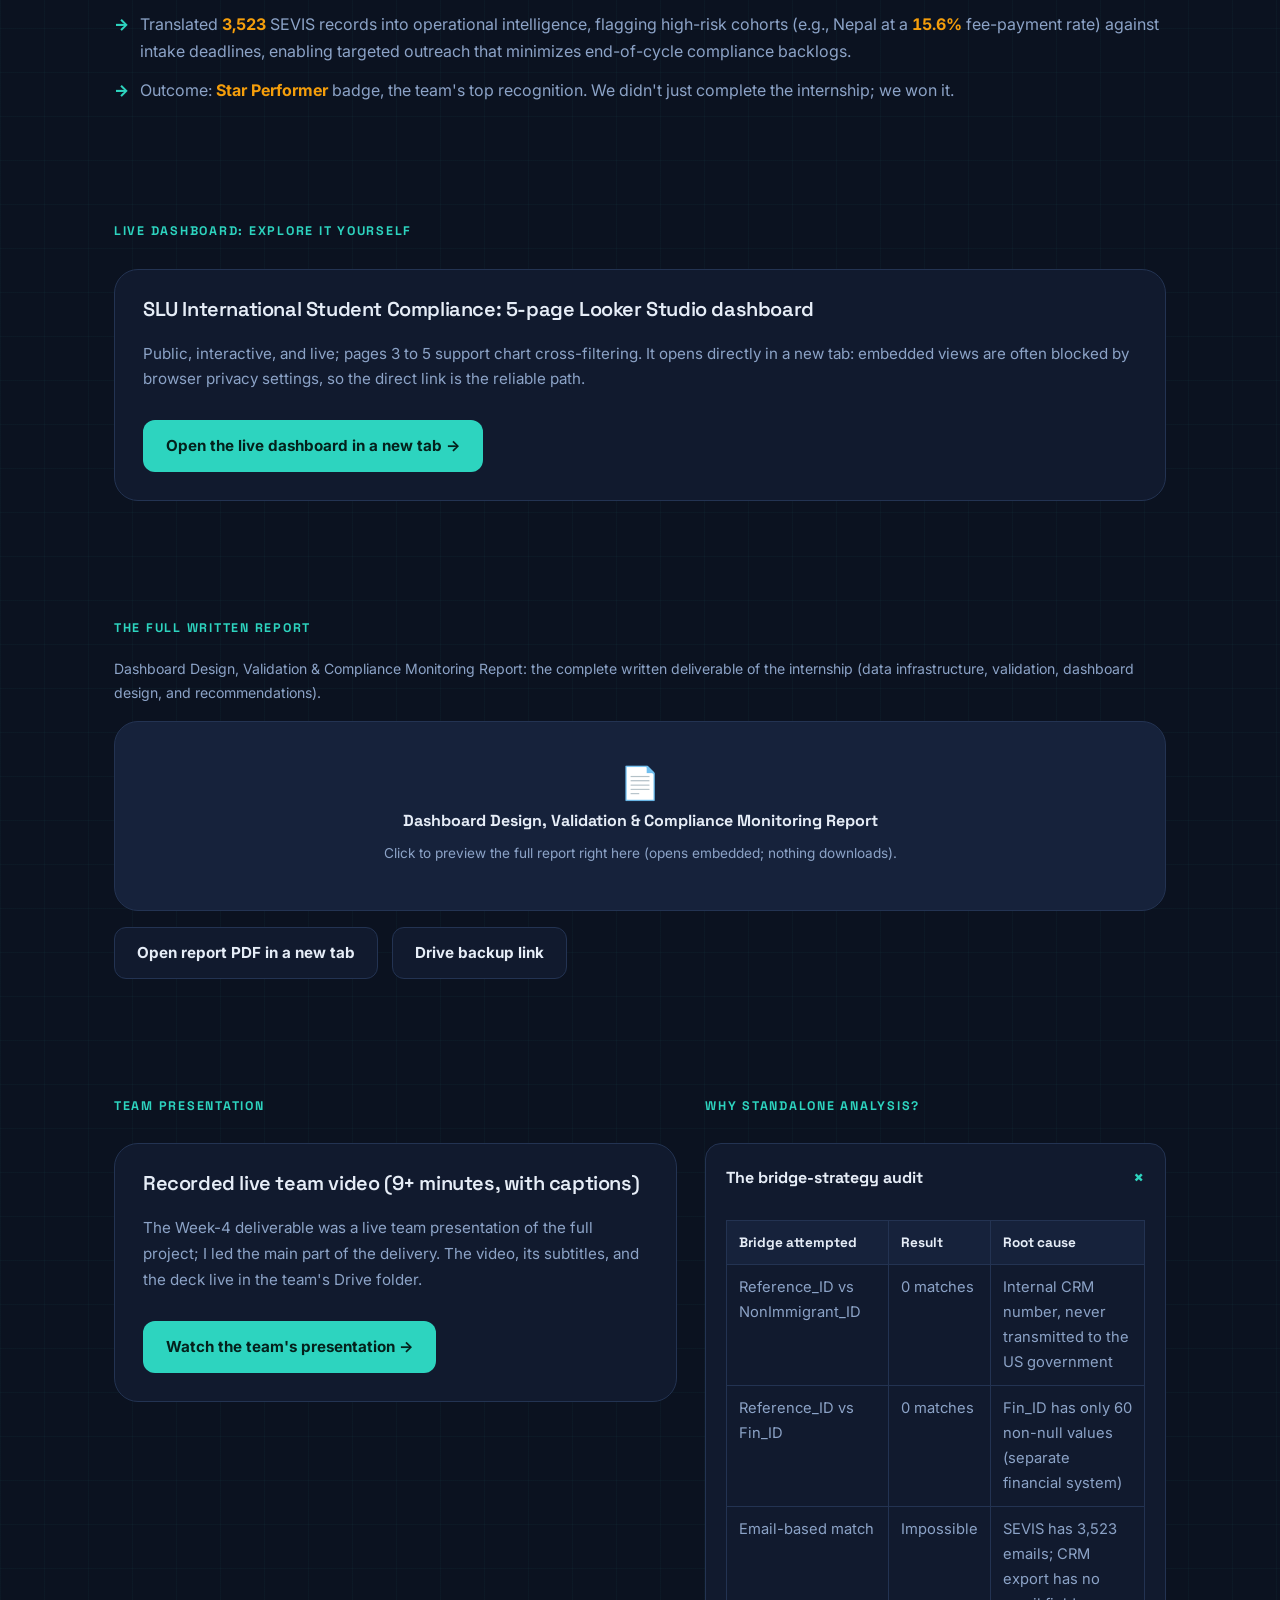
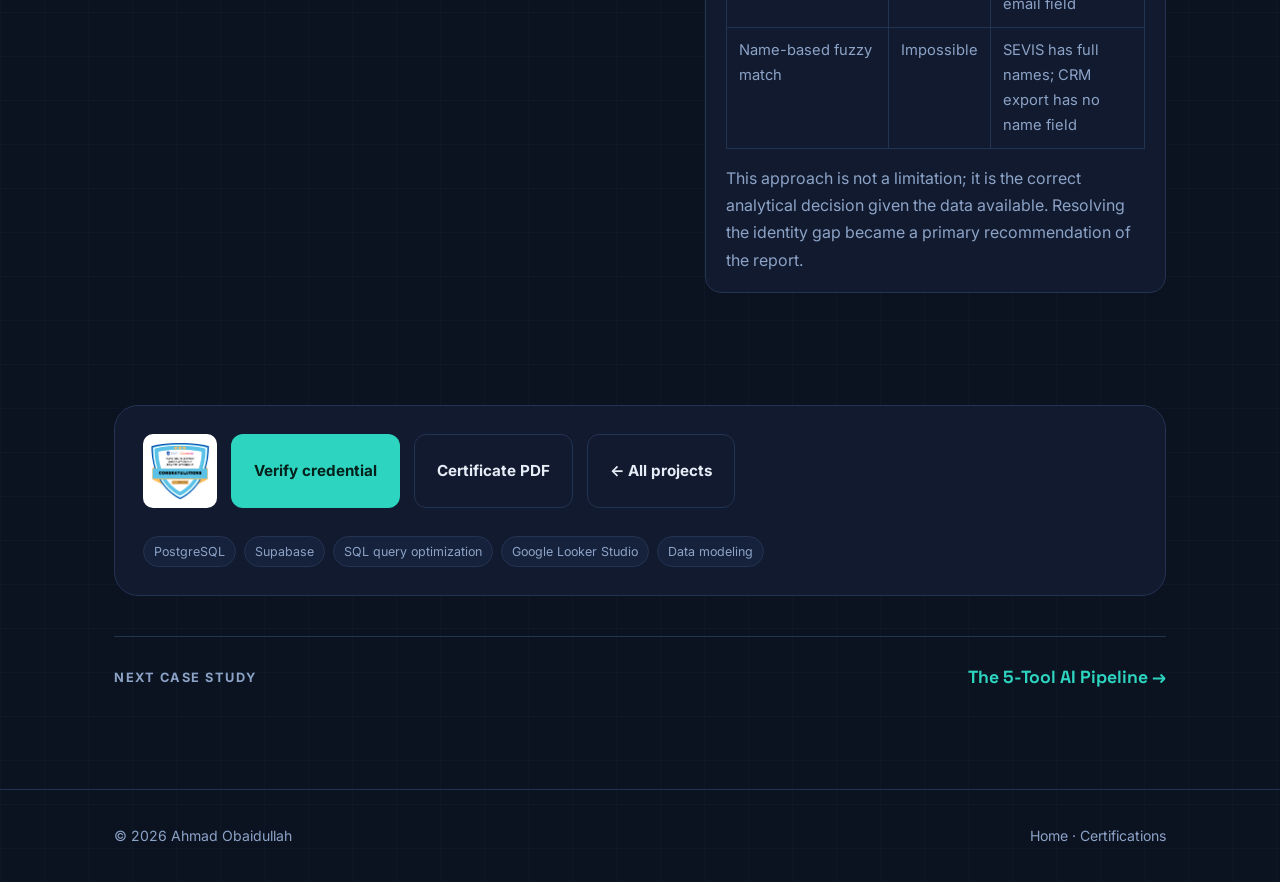
<file: projects/slu-compliance/index.html>
<!DOCTYPE html>
<html lang="en">
<head>
  <meta charset="UTF-8" />
  <meta name="viewport" content="width=device-width, initial-scale=1.0" />
  <title>SLU Compliance Intelligence | Ahmad Obaidullah, Data Analyst</title>
  <meta name="description" content="Data Visualization Associate internship (Excelerate and Saint Louis University): PostgreSQL pipeline deduplicating 34,341 → 6,875 records and a 5-page Looker Studio dashboard for international student compliance. Star Performer badge." />
  <meta property="og:title" content="Audit-Ready Compliance Intelligence for Saint Louis University's International Students" />
  <meta property="og:image" content="../../assets/img/badge-slu-star-performer.png" />
  <link rel="preconnect" href="https://fonts.googleapis.com" />
  <link rel="preconnect" href="https://fonts.gstatic.com" crossorigin />
  <link href="https://fonts.googleapis.com/css2?family=Inter:wght@400;500;600;700&family=Space+Grotesk:wght@500;600;700&display=swap" rel="stylesheet" />
  <link rel="stylesheet" href="../../assets/css/style.css" />
</head>
<body>
  <a class="skip-link" href="#main">Skip to content</a>

  <header class="nav">
    <div class="nav-inner">
      <a class="logo" href="../../index.html"><span class="logo-mark">AO</span> Ahmad Obaidullah</a>
      <button class="nav-toggle" data-nav-toggle aria-label="Toggle navigation">☰</button>
      <nav class="nav-links" data-nav-links aria-label="Main">
        <a href="../../index.html#about">About</a>
        <a href="../../index.html#projects">Projects</a>
        <a href="../../certifications/index.html">Certifications</a>
        <a href="../../index.html#contact">Contact</a>
        <a href="../../assets/docs/Ahmad_Obaidullah_Resume.pdf" class="nav-cta" target="_blank" rel="noopener">Résumé ↓</a>
        <button class="theme-btn" data-theme-toggle aria-label="Toggle light mode">◐</button>
      </nav>
    </div>
  </header>

  <main id="main">
    <section class="page-hero">
      <div class="wrap">
        <p class="crumbs"><a href="../../index.html">Home</a> / <a href="../../index.html#projects">Projects</a> / Case study 02</p>
        <span class="kicker">Case study 02 · Internship · ★ Star Performer</span>
        <h1>Audit-Ready Compliance Intelligence for Saint Louis University's International Students</h1>
        <p class="hero-sub">Data Visualization Associate early remote internship (<strong>Excelerate and Saint Louis University</strong>). I built the PostgreSQL pipeline and the 5-page Looker Studio dashboard behind SLU's international-student compliance reporting, and earned the <strong>Star Performer</strong> badge.</p>
        <div class="stat-strip">
          <div class="stat reveal"><div class="num">34,341 → 6,875</div><div class="lbl">records deduplicated into the master database</div></div>
          <div class="stat reveal reveal-d1"><div class="num" data-count="3523">0</div><div class="lbl">SEVIS records turned into intelligence</div></div>
          <div class="stat reveal reveal-d2"><div class="num" data-count="100" data-suffix="%">0</div><div class="lbl">count-level reconciliation between systems</div></div>
          <div class="stat reveal reveal-d3"><div class="num">82.7% vs 21.2%</div><div class="lbl">deposit conversion gap discovered</div></div>
        </div>
      </div>
    </section>

    <section class="section-tight">
      <div class="wrap two-col">
        <div>
          <span class="kicker">The problem</span>
          <p class="muted mt-16">SLU's international student data lived in two worlds that never touch: the internal CRM and the US government's SEVIS database. A thorough investigation confirmed <strong style="color:var(--amber)">zero direct matches</strong> between the systems via any identifier: the CRM's Reference_ID is never transmitted to SEVIS, and the CRM export contains no email or name fields at all. Every bridge strategy was attempted and documented; none worked.</p>
        </div>
        <div>
          <span class="kicker">What I did</span>
          <ul class="impact-list mt-16">
            <li>Architected a PostgreSQL-based data infrastructure in Supabase: processed and deduplicated <strong>34,341</strong> raw records into a high-integrity <strong>6,875</strong>-record master database, including correcting complex, Excel-corrupted date formats.</li>
            <li>Engineered two core PostgreSQL views (<strong>vw_crm_analytics</strong>, <strong>vw_sevis_analytics</strong>) and 10 custom SQL queries feeding a 5-page interactive Looker Studio dashboard integrating 12 data sources.</li>
            <li>Made the analytical call that defined the project: <strong>standalone analytics</strong>, analyzing each system independently with count-level reconciliation, after a documented bridge-strategy audit proved the identity gap.</li>
          </ul>
        </div>
      </div>
    </section>

    <section class="section-tight">
      <div class="wrap">
        <span class="kicker">The impact</span>
        <ul class="impact-list mt-16">
          <li>The identity gap itself became a critical structural finding; resolving it is a primary recommendation of the report.</li>
          <li>Deposit status is the primary predictor of enrollment: <strong>82.7%</strong> conversion for deposited students vs <strong>21.2%</strong> for non-deposited cohorts.</li>
          <li>Translated <strong>3,523</strong> SEVIS records into operational intelligence, flagging high-risk cohorts (e.g., Nepal at a <strong>15.6%</strong> fee-payment rate) against intake deadlines, enabling targeted outreach that minimizes end-of-cycle compliance backlogs.</li>
          <li>Outcome: <strong>Star Performer</strong> badge, the team's top recognition. We didn't just complete the internship; we won it.</li>
        </ul>
      </div>
    </section>

    <section class="section-tight">
      <div class="wrap">
        <span class="kicker">Live dashboard: explore it yourself</span>
        <div class="card mt-16 reveal">
          <h3>SLU International Student Compliance: 5-page Looker Studio dashboard</h3>
          <p class="muted small mt-8">Public, interactive, and live; pages 3 to 5 support chart cross-filtering. It opens directly in a new tab: embedded views are often blocked by browser privacy settings, so the direct link is the reliable path.</p>
          <div class="btn-row mt-16">
            <a class="btn btn-primary" href="https://datastudio.google.com/s/o7UNeP7nN9Y" target="_blank" rel="noopener">Open the live dashboard in a new tab →</a>
          </div>
        </div>
      </div>
    </section>

    <section class="section-tight">
      <div class="wrap">
        <span class="kicker">The full written report</span>
        <p class="muted small mt-8">Dashboard Design, Validation &amp; Compliance Monitoring Report: the complete written deliverable of the internship (data infrastructure, validation, dashboard design, and recommendations).</p>
        <div class="doc-facade mt-16 reveal" data-title="Dashboard Design, Validation &amp; Compliance Monitoring Report" data-src="../../assets/docs/slu-dashboard-report.pdf">
          <div class="df-inner">
            <span class="df-ico">📄</span>
            <span class="df-title">Dashboard Design, Validation &amp; Compliance Monitoring Report</span>
            <span class="df-sub">Click to preview the full report right here (opens embedded; nothing downloads).</span>
          </div>
        </div>
        <div class="btn-row mt-16">
          <a class="btn btn-ghost" href="../../assets/docs/slu-dashboard-report.pdf" target="_blank" rel="noopener">Open report PDF in a new tab</a>
          <a class="btn btn-ghost" href="https://drive.google.com/file/d/1M5JNngubL8EH3a89eq13LCrfdFxcWtmO/view?usp=sharing" target="_blank" rel="noopener">Drive backup link</a>
        </div>
      </div>
    </section>

    <section class="section-tight">
      <div class="wrap two-col">
        <div>
          <span class="kicker">Team presentation</span>
          <div class="card mt-16">
            <h3>Recorded live team video (9+ minutes, with captions)</h3>
            <p class="muted small mt-8">The Week-4 deliverable was a live team presentation of the full project; I led the main part of the delivery. The video, its subtitles, and the deck live in the team's Drive folder.</p>
            <div class="btn-row mt-16">
              <a class="btn btn-primary" href="https://drive.google.com/drive/folders/1OmoYfzWoK0nrLMBC3UlASi0-yJBlC59Q?usp=drive_link" target="_blank" rel="noopener">Watch the team's presentation →</a>
            </div>
          </div>
        </div>
        <div>
          <span class="kicker">Why standalone analysis?</span>
          <details class="accordion mt-16" open>
            <summary>The bridge-strategy audit</summary>
            <div class="acc-body">
              <table class="table">
                <tr><th>Bridge attempted</th><th>Result</th><th>Root cause</th></tr>
                <tr><td>Reference_ID vs NonImmigrant_ID</td><td>0 matches</td><td>Internal CRM number, never transmitted to the US government</td></tr>
                <tr><td>Reference_ID vs Fin_ID</td><td>0 matches</td><td>Fin_ID has only 60 non-null values (separate financial system)</td></tr>
                <tr><td>Email-based match</td><td>Impossible</td><td>SEVIS has 3,523 emails; CRM export has no email field</td></tr>
                <tr><td>Name-based fuzzy match</td><td>Impossible</td><td>SEVIS has full names; CRM export has no name field</td></tr>
              </table>
              <p class="mt-16">This approach is not a limitation; it is the correct analytical decision given the data available. Resolving the identity gap became a primary recommendation of the report.</p>
            </div>
          </details>
        </div>
      </div>
    </section>

    <section class="section-tight">
      <div class="wrap">
        <div class="card reveal">
          <div class="btn-row">
            <img src="../../assets/img/badge-slu-star-performer.png" alt="Star Performer badge" style="width:74px; border-radius:10px; background:#fff; padding:6px;" />
            <a class="btn btn-primary" href="https://experience.4excelerate.org/verifications/certificate/b04080c0b01020e0-0a00010b0-0406090e0-190f3151G-16Hc1e99A807Df17G6TaZ60e6/Obaidullah" target="_blank" rel="noopener">Verify credential</a>
            <a class="btn btn-ghost" href="../../assets/docs/slu-data-viz-certificate.pdf" target="_blank" rel="noopener">Certificate PDF</a>
            <a class="btn btn-ghost" href="../../index.html#projects">← All projects</a>
          </div>
          <div class="chips mt-16"><span class="chip">PostgreSQL</span><span class="chip">Supabase</span><span class="chip">SQL query optimization</span><span class="chip">Google Looker Studio</span><span class="chip">Data modeling</span></div>
        </div>
        <div class="next-cs">
          <span class="lbl">Next case study</span>
          <a href="../ai-tool-stack/index.html">The 5-Tool AI Pipeline →</a>
        </div>
      </div>
    </section>
  </main>

  <footer class="footer">
    <div class="wrap footer-inner">
      <span>© <span data-year>2026</span> Ahmad Obaidullah</span>
      <span><a href="../../index.html">Home</a> · <a href="../../certifications/index.html">Certifications</a></span>
    </div>
  </footer>
  <script src="../../assets/js/main.js"></script>
</body>
</html>
</file>
<file: assets/css/style.css>
/* ============================================================
   AHMAD OBAIDULLAH | PORTFOLIO DESIGN SYSTEM
   Dark analyst aesthetic · teal accent · amber = impact numbers
   ============================================================ */

:root {
  --bg: #0B1220;
  --surface: #111A2E;
  --surface-2: #16223B;
  --border: #233352;
  --text: #E6EDF7;
  --muted: #8CA3C7;
  --accent: #2DD4BF;
  --accent-dim: rgba(45, 212, 191, 0.14);
  --amber: #F59E0B;
  --danger: #F87171;
  --radius: 16px;
  --radius-lg: 24px;
  --shadow: 0 10px 30px rgba(0, 0, 0, 0.35);
  --font-head: "Space Grotesk", "Segoe UI", sans-serif;
  --font-body: "Inter", "Segoe UI", sans-serif;
  --maxw: 1100px;
}

[data-theme="light"] {
  --bg: #F5F8FE;
  --surface: #FFFFFF;
  --surface-2: #EEF3FB;
  --border: #D7E1F2;
  --text: #101A2C;
  --muted: #51638A;
  --accent: #0E9488;
  --accent-dim: rgba(14, 148, 136, 0.10);
  --amber: #B45309;
  --shadow: 0 10px 30px rgba(16, 26, 44, 0.08);
}

* { margin: 0; padding: 0; box-sizing: border-box; }

html { scroll-behavior: smooth; }
@media (prefers-reduced-motion: reduce) {
  html { scroll-behavior: auto; }
  *, *::before, *::after { animation: none !important; transition: none !important; }
}

body {
  background: var(--bg);
  color: var(--text);
  font-family: var(--font-body);
  font-size: 1rem;
  line-height: 1.7;
  -webkit-font-smoothing: antialiased;
  background-image:
    linear-gradient(rgba(45, 212, 191, 0.035) 1px, transparent 1px),
    linear-gradient(90deg, rgba(45, 212, 191, 0.035) 1px, transparent 1px);
  background-size: 44px 44px;
}

img { max-width: 100%; display: block; height: auto; }
a { color: var(--accent); text-decoration: none; }
a:hover { text-decoration: underline; text-underline-offset: 3px; }

h1, h2, h3, h4 { font-family: var(--font-head); line-height: 1.15; letter-spacing: -0.02em; }

h1 { font-size: clamp(2.5rem, 6vw, 4rem); font-weight: 700; }
h2 { font-size: clamp(1.75rem, 4vw, 2.5rem); font-weight: 700; }
h3 { font-size: 1.25rem; font-weight: 600; }

:focus-visible { outline: 2px solid var(--accent); outline-offset: 3px; border-radius: 4px; }

.skip-link {
  position: absolute; left: -9999px; top: 0; z-index: 1000;
  background: var(--accent); color: #04211C; padding: 10px 18px; border-radius: 0 0 10px 0; font-weight: 700;
}
.skip-link:focus { left: 0; }

.wrap { max-width: var(--maxw); margin: 0 auto; padding: 0 24px; }
.section { padding: 88px 0; }
.section-tight { padding: 56px 0; }

/* ---------- Navbar ---------- */
.nav {
  position: sticky; top: 0; z-index: 100;
  background: color-mix(in srgb, var(--bg) 78%, transparent);
  backdrop-filter: blur(12px); -webkit-backdrop-filter: blur(12px);
  border-bottom: 1px solid var(--border);
}
.nav-inner { max-width: var(--maxw); margin: 0 auto; padding: 14px 24px; display: flex; align-items: center; gap: 24px; }
.logo { font-family: var(--font-head); font-weight: 700; font-size: 1.25rem; color: var(--text); display: flex; align-items: center; gap: 10px; }
.logo:hover { text-decoration: none; }
.logo-mark {
  width: 38px; height: 38px; border-radius: 11px; display: grid; place-items: center;
  background: linear-gradient(135deg, var(--accent), #0E9488); color: #04211C; font-weight: 800; font-size: 1rem;
}
.nav-links { display: flex; gap: 22px; margin-left: auto; align-items: center; }
.nav-links a { color: var(--muted); font-weight: 500; font-size: 0.95rem; padding: 6px 2px; }
.nav-links a:hover { color: var(--text); text-decoration: none; }
.nav-links a.active { color: var(--accent); }
.nav-cta {
  background: var(--accent); color: #04211C !important; padding: 8px 16px !important; border-radius: 10px; font-weight: 700 !important;
}
.nav-cta:hover { filter: brightness(1.08); text-decoration: none; }
.nav-toggle { display: none; margin-left: auto; background: none; border: 1px solid var(--border); color: var(--text); border-radius: 10px; padding: 8px 12px; cursor: pointer; font-size: 1.1rem; }
.theme-btn { background: none; border: 1px solid var(--border); color: var(--muted); border-radius: 10px; padding: 8px 12px; cursor: pointer; }

@media (max-width: 820px) {
  .nav-toggle { display: block; }
  .nav-links {
    display: none; position: absolute; top: 100%; left: 0; right: 0;
    flex-direction: column; align-items: flex-start; gap: 4px;
    background: var(--surface); border-bottom: 1px solid var(--border); padding: 16px 24px;
  }
  .nav-links.open { display: flex; }
  .nav-links a { padding: 10px 0; width: 100%; }
}

/* ---------- Buttons ---------- */
.btn {
  display: inline-flex; align-items: center; gap: 8px;
  padding: 12px 22px; border-radius: 12px; font-weight: 700; font-size: 0.95rem;
  border: 1px solid transparent; cursor: pointer; transition: transform 0.18s ease, box-shadow 0.18s ease, background 0.18s ease;
  font-family: var(--font-body);
}
.btn:hover { text-decoration: none; transform: translateY(-2px); }
.btn-primary { background: var(--accent); color: #04211C; }
.btn-primary:hover { box-shadow: 0 8px 24px rgba(45, 212, 191, 0.25); }
.btn-ghost { border-color: var(--border); color: var(--text); background: var(--surface); }
.btn-ghost:hover { border-color: var(--accent); color: var(--accent); }
.btn-sm { padding: 8px 14px; font-size: 0.85rem; border-radius: 10px; }
.btn[disabled], .btn.soon { opacity: 0.55; cursor: not-allowed; transform: none !important; }
.btn-row { display: flex; gap: 14px; flex-wrap: wrap; }

/* ---------- Section headings ---------- */
.kicker {
  display: inline-block; color: var(--accent); font-weight: 700; letter-spacing: 0.14em;
  text-transform: uppercase; font-size: 0.78rem; margin-bottom: 10px; font-family: var(--font-head);
}
.section-head { max-width: 720px; margin-bottom: 40px; }
.section-head p { color: var(--muted); margin-top: 10px; }

/* ---------- Hero ---------- */
.hero { padding: 96px 0 64px; }
.hero .kicker { margin-bottom: 16px; }
.hero-sub { font-size: clamp(1.05rem, 2.2vw, 1.3rem); color: var(--muted); max-width: 640px; margin: 18px 0 30px; }
.hero-sub strong { color: var(--text); }
.hero .btn-row { margin-bottom: 34px; }
.badge-strip { display: flex; flex-wrap: wrap; gap: 10px; align-items: center; }
.pill {
  display: inline-flex; align-items: center; gap: 8px;
  border: 1px solid var(--border); background: var(--surface); color: var(--muted);
  padding: 7px 14px; border-radius: 999px; font-size: 0.82rem; font-weight: 600;
}
.pill img { width: 18px; height: 18px; border-radius: 4px; object-fit: contain; background: #fff; }
.pill .star { color: var(--amber); }

/* ---------- Stat strip ---------- */
.stat-strip { display: grid; grid-template-columns: repeat(auto-fit, minmax(210px, 1fr)); gap: 16px; margin: 42px 0 8px; }
.stat {
  background: var(--surface); border: 1px solid var(--border); border-radius: var(--radius);
  padding: 22px 22px 18px; position: relative; overflow: hidden;
}
.stat::before { content: ""; position: absolute; inset: 0 auto 0 0; width: 3px; background: var(--amber); opacity: 0.9; }
.stat .num { font-family: var(--font-head); font-weight: 700; font-size: clamp(1.6rem, 3vw, 2.1rem); color: var(--amber); font-variant-numeric: tabular-nums; line-height: 1.1; }
.stat .lbl { color: var(--muted); font-size: 0.88rem; margin-top: 6px; }

/* ---------- Cards & grids ---------- */
.grid { display: grid; gap: 20px; }
.grid-2 { grid-template-columns: repeat(auto-fit, minmax(320px, 1fr)); }
.grid-3 { grid-template-columns: repeat(auto-fit, minmax(280px, 1fr)); }

.card {
  background: var(--surface); border: 1px solid var(--border); border-radius: var(--radius-lg);
  padding: 28px; transition: transform 0.18s ease, border-color 0.18s ease, box-shadow 0.18s ease;
  display: flex; flex-direction: column; gap: 12px;
}
.card:hover { transform: translateY(-4px); border-color: rgba(45, 212, 191, 0.55); box-shadow: 0 12px 32px rgba(0, 0, 0, 0.30); }

.card-top { display: flex; align-items: flex-start; justify-content: space-between; gap: 12px; }
.tag { display: inline-block; font-size: 0.74rem; font-weight: 700; letter-spacing: 0.08em; text-transform: uppercase; color: var(--accent); background: var(--accent-dim); padding: 4px 10px; border-radius: 999px; }
.tag.inprogress { color: var(--amber); background: rgba(245, 158, 11, 0.13); }
.tag.independent { color: var(--muted); background: var(--surface-2); }
.tag.win { color: #04211C; background: var(--amber); }

.card h3 a { color: var(--text); }
.card h3 a:hover { color: var(--accent); text-decoration: none; }
.card p { color: var(--muted); font-size: 0.95rem; }
.chips { display: flex; flex-wrap: wrap; gap: 8px; margin-top: auto; }
.chip { border: 1px solid var(--border); color: var(--muted); font-size: 0.78rem; padding: 4px 10px; border-radius: 999px; background: var(--surface-2); }
.case-link { color: var(--accent); font-weight: 700; font-size: 0.9rem; }

/* ---------- About ---------- */
.about-grid { display: grid; grid-template-columns: 1.5fr 1fr; gap: 32px; align-items: start; }
.about-card { background: var(--surface); border: 1px solid var(--border); border-radius: var(--radius-lg); padding: 30px; }
.about-card p + p { margin-top: 14px; }
.fact-list { list-style: none; display: grid; gap: 12px; }
.fact-list li { display: flex; gap: 12px; align-items: flex-start; color: var(--muted); font-size: 0.95rem; }
.fact-list .ico { color: var(--accent); font-weight: 800; font-family: var(--font-head); }
@media (max-width: 860px) { .about-grid { grid-template-columns: 1fr; } }

/* ---------- Video facade ---------- */
.video-facade {
  position: relative; border-radius: var(--radius-lg); overflow: hidden; border: 1px solid var(--border);
  background: var(--surface-2); cursor: pointer; aspect-ratio: 16 / 9; width: 100%;
}
.video-facade img { width: 100%; height: 100%; object-fit: cover; opacity: 0.95; transition: opacity 0.2s ease, transform 0.4s ease; }
.video-facade:hover img { opacity: 1; transform: scale(1.02); }
.play-btn {
  position: absolute; inset: 0; margin: auto; width: 72px; height: 72px; border-radius: 50%;
  background: rgba(4, 33, 28, 0.38); border: 2px solid rgba(45, 212, 191, 0.85);
  backdrop-filter: blur(1.5px); -webkit-backdrop-filter: blur(1.5px);
  display: grid; place-items: center; color: var(--accent); font-size: 1.6rem; transition: transform 0.18s ease, background 0.18s ease;
}
.video-facade:hover .play-btn { transform: scale(1.08); background: rgba(45, 212, 191, 0.85); color: #04211C; }
.video-frame { width: 100%; aspect-ratio: 16 / 9; border: 0; border-radius: var(--radius-lg); }
.video-caption { color: var(--muted); font-size: 0.88rem; margin-top: 10px; }
.video-caption strong { color: var(--text); }
.soon-note { position: absolute; bottom: 14px; left: 14px; right: 14px; background: rgba(4, 33, 28, 0.92); border: 1px solid var(--border); color: var(--text); border-radius: 10px; padding: 8px 12px; font-size: 0.82rem; }

/* ---------- Impact / quote / accordion ---------- */
.impact-list { list-style: none; display: grid; gap: 12px; margin-top: 8px; }
.impact-list li { padding-left: 26px; position: relative; color: var(--muted); }
.impact-list li::before { content: "→"; position: absolute; left: 0; color: var(--accent); font-weight: 800; }
.impact-list li strong, .impact-list li b { color: var(--amber); font-variant-numeric: tabular-nums; }

.quote {
  border-left: 3px solid var(--accent); background: var(--surface); border-radius: 0 var(--radius) var(--radius) 0;
  padding: 18px 22px; color: var(--muted); font-style: italic; margin: 18px 0;
}
.quote .who { display: block; margin-top: 8px; font-style: normal; font-size: 0.82rem; color: var(--text); font-weight: 600; }

.accordion { border: 1px solid var(--border); border-radius: var(--radius); overflow: hidden; background: var(--surface); }
.accordion + .accordion { margin-top: 12px; }
.accordion summary { cursor: pointer; padding: 16px 20px; font-weight: 700; font-family: var(--font-head); list-style: none; display: flex; justify-content: space-between; align-items: center; gap: 12px; }
.accordion summary::-webkit-details-marker { display: none; }
.accordion summary::after { content: "+"; color: var(--accent); font-size: 1.3rem; transition: transform 0.2s ease; }
.accordion[open] summary::after { transform: rotate(45deg); }
.accordion .acc-body { padding: 0 20px 18px; color: var(--muted); }
.accordion table { margin-top: 8px; }

/* ---------- Tables ---------- */
.table { width: 100%; border-collapse: collapse; font-size: 0.92rem; }
.table th, .table td { border: 1px solid var(--border); padding: 10px 12px; text-align: left; vertical-align: top; }
.table th { background: var(--surface-2); color: var(--text); font-family: var(--font-head); font-size: 0.85rem; }
.table td { color: var(--muted); }
.table td strong { color: var(--text); }

/* ---------- Pipeline steps / timeline ---------- */
.pipeline { display: grid; gap: 14px; counter-reset: step; }
.pipe-step { display: flex; gap: 16px; background: var(--surface); border: 1px solid var(--border); border-radius: var(--radius); padding: 18px 20px; align-items: flex-start; }
.pipe-num {
  flex: 0 0 42px; height: 42px; border-radius: 12px; display: grid; place-items: center;
  background: var(--accent-dim); color: var(--accent); font-family: var(--font-head); font-weight: 800; font-size: 1.05rem;
}
.pipe-step h4 { font-size: 1rem; margin-bottom: 4px; }
.pipe-step p { color: var(--muted); font-size: 0.92rem; }

.timeline { position: relative; padding-left: 26px; display: grid; gap: 22px; }
.timeline::before { content: ""; position: absolute; left: 7px; top: 6px; bottom: 6px; width: 2px; background: var(--border); }
.tl-item { position: relative; }
.tl-item::before {
  content: ""; position: absolute; left: -26px; top: 6px; width: 12px; height: 12px; border-radius: 50%;
  background: var(--bg); border: 3px solid var(--accent);
}
.tl-item h4 { font-size: 1.02rem; margin-bottom: 4px; }
.tl-item p { color: var(--muted); font-size: 0.94rem; }

/* ---------- Badges & certificates ---------- */
.badge-card { background: var(--surface); border: 1px solid var(--border); border-radius: var(--radius-lg); padding: 22px; text-align: center; display: flex; flex-direction: column; gap: 12px; align-items: center; }
.badge-card img { width: 110px; height: 110px; object-fit: contain; border-radius: 12px; background: #fff; padding: 8px; }
.badge-card h3 { font-size: 1rem; }
.badge-card .date { color: var(--muted); font-size: 0.82rem; }
.badge-card .btn-row { justify-content: center; }

/* Coursera/IBM seal: applied without changing the cards' original size.
   The FEATURED chip overlays the card corner (out of the flow) and the
   seal sizes itself into the space the chip used to occupy. */
.badge-featured { position: relative; padding: 18px 22px; gap: 10px; }
.badge-featured img { width: 96px; height: 96px; padding: 4px; }
.badge-featured .tag { position: absolute; top: 14px; left: 14px; }
.badge-featured p { font-size: 0.82rem; }
.cert-featured { flex-direction: row; align-items: center; gap: 22px; }
.cert-featured .cert-seal { width: 92px; height: 92px; flex: 0 0 auto; }
.cert-featured-body { flex: 1 1 auto; min-width: 0; }
@media (max-width: 700px) { .cert-featured { flex-direction: column; align-items: flex-start; } }

.cert-row { display: flex; justify-content: space-between; gap: 14px; align-items: center; padding: 12px 16px; border: 1px solid var(--border); border-radius: 12px; background: var(--surface); }
.cert-row span { color: var(--text); font-size: 0.92rem; }
.cert-row a { white-space: nowrap; font-size: 0.85rem; font-weight: 700; }
.cert-list { display: grid; gap: 10px; }

/* ---------- Watch my work ---------- */
.watch-card { overflow: hidden; padding: 0; }
.watch-card .vc-body { padding: 20px 22px 22px; display: flex; flex-direction: column; gap: 10px; }

/* ---------- Contact ---------- */
.contact-grid { display: grid; grid-template-columns: repeat(auto-fit, minmax(230px, 1fr)); gap: 16px; }
.contact-item { background: var(--surface); border: 1px solid var(--border); border-radius: var(--radius); padding: 20px; display: flex; flex-direction: column; gap: 6px; }
.contact-item .lbl { font-size: 0.78rem; letter-spacing: 0.1em; text-transform: uppercase; color: var(--muted); font-weight: 700; }
.contact-item .val { color: var(--text); font-weight: 600; word-break: break-word; }
.contact-item a { color: var(--accent); font-weight: 600; }

/* ---------- Page hero (inner pages) ---------- */
.page-hero { padding: 64px 0 8px; }
.crumbs { color: var(--muted); font-size: 0.85rem; margin-bottom: 18px; }
.crumbs a { color: var(--muted); }
.crumbs a:hover { color: var(--accent); }

/* ---------- Next case study ---------- */
.next-cs { border-top: 1px solid var(--border); margin-top: 40px; padding: 26px 0 0; display: flex; justify-content: space-between; gap: 16px; flex-wrap: wrap; align-items: center; }
.next-cs .lbl { color: var(--muted); font-size: 0.8rem; letter-spacing: 0.12em; text-transform: uppercase; font-weight: 700; }
.next-cs a { font-family: var(--font-head); font-weight: 700; font-size: 1.1rem; color: var(--accent); }

/* ---------- Footer ---------- */
.footer { border-top: 1px solid var(--border); padding: 34px 0; margin-top: 40px; }
.footer-inner { display: flex; justify-content: space-between; gap: 16px; flex-wrap: wrap; color: var(--muted); font-size: 0.88rem; align-items: center; }
.footer a { color: var(--muted); }
.footer a:hover { color: var(--accent); }

/* ---------- 404 ---------- */
.nf { min-height: 70vh; display: grid; place-items: center; text-align: center; }
.nf h1 { font-size: clamp(3rem, 10vw, 6rem); color: var(--accent); }

/* ---------- Reveal animation ---------- */
.reveal { opacity: 0; transform: translateY(16px); transition: opacity 0.6s ease, transform 0.6s ease; }
.reveal.in { opacity: 1; transform: none; }
.reveal-d1 { transition-delay: 0.07s; } .reveal-d2 { transition-delay: 0.14s; } .reveal-d3 { transition-delay: 0.21s; }

/* ---------- Hero with photo ---------- */
.hero-grid { display: grid; grid-template-columns: minmax(0, 1.35fr) minmax(0, 0.65fr); gap: 44px; align-items: center; }
.hero-photo { justify-self: center; width: 100%; }
.hero-photo img {
  width: 100%; max-width: 330px; aspect-ratio: 1 / 1; object-fit: cover;
  border-radius: 26px; border: 1px solid var(--border);
  box-shadow: 0 18px 48px rgba(0, 0, 0, 0.40), 0 0 0 6px var(--accent-dim);
}
@media (max-width: 940px) {
  .hero-grid { grid-template-columns: 1fr; gap: 28px; }
  .hero-photo { order: -1; justify-self: flex-start; max-width: 190px; }
  .hero-photo img { border-radius: 20px; box-shadow: 0 10px 28px rgba(0, 0, 0, 0.30), 0 0 0 5px var(--accent-dim); }
}

/* ---------- Document facade (click-to-load PDF / Drive preview) ---------- */
.doc-facade {
  position: relative; border: 1px solid var(--border); border-radius: var(--radius-lg);
  background: var(--surface-2); min-height: 190px; display: grid; place-items: center;
  cursor: pointer; overflow: hidden; transition: border-color 0.18s ease, transform 0.18s ease;
}
.doc-facade:hover { border-color: rgba(45, 212, 191, 0.55); transform: translateY(-2px); }
.doc-facade .df-inner { text-align: center; padding: 30px 24px; display: grid; gap: 8px; justify-items: center; max-width: 640px; }
.doc-facade .df-ico { font-size: 2rem; line-height: 1; }
.doc-facade .df-title { font-weight: 700; font-family: var(--font-head); color: var(--text); }
.doc-facade .df-sub { color: var(--muted); font-size: 0.85rem; }
.doc-frame { width: 100%; height: 760px; border: 0; border-radius: var(--radius-lg); background: #fff; }
@media (max-width: 700px) { .doc-frame { height: 560px; } }

/* ---------- Utility ---------- */
.muted { color: var(--muted); }
.small { font-size: 0.88rem; }
.mt-8 { margin-top: 8px; } .mt-16 { margin-top: 16px; } .mt-24 { margin-top: 24px; } .mt-32 { margin-top: 32px; }
.two-col { display: grid; grid-template-columns: 1.1fr 0.9fr; gap: 28px; align-items: start; }
@media (max-width: 900px) { .two-col { grid-template-columns: 1fr; } }
</file>
